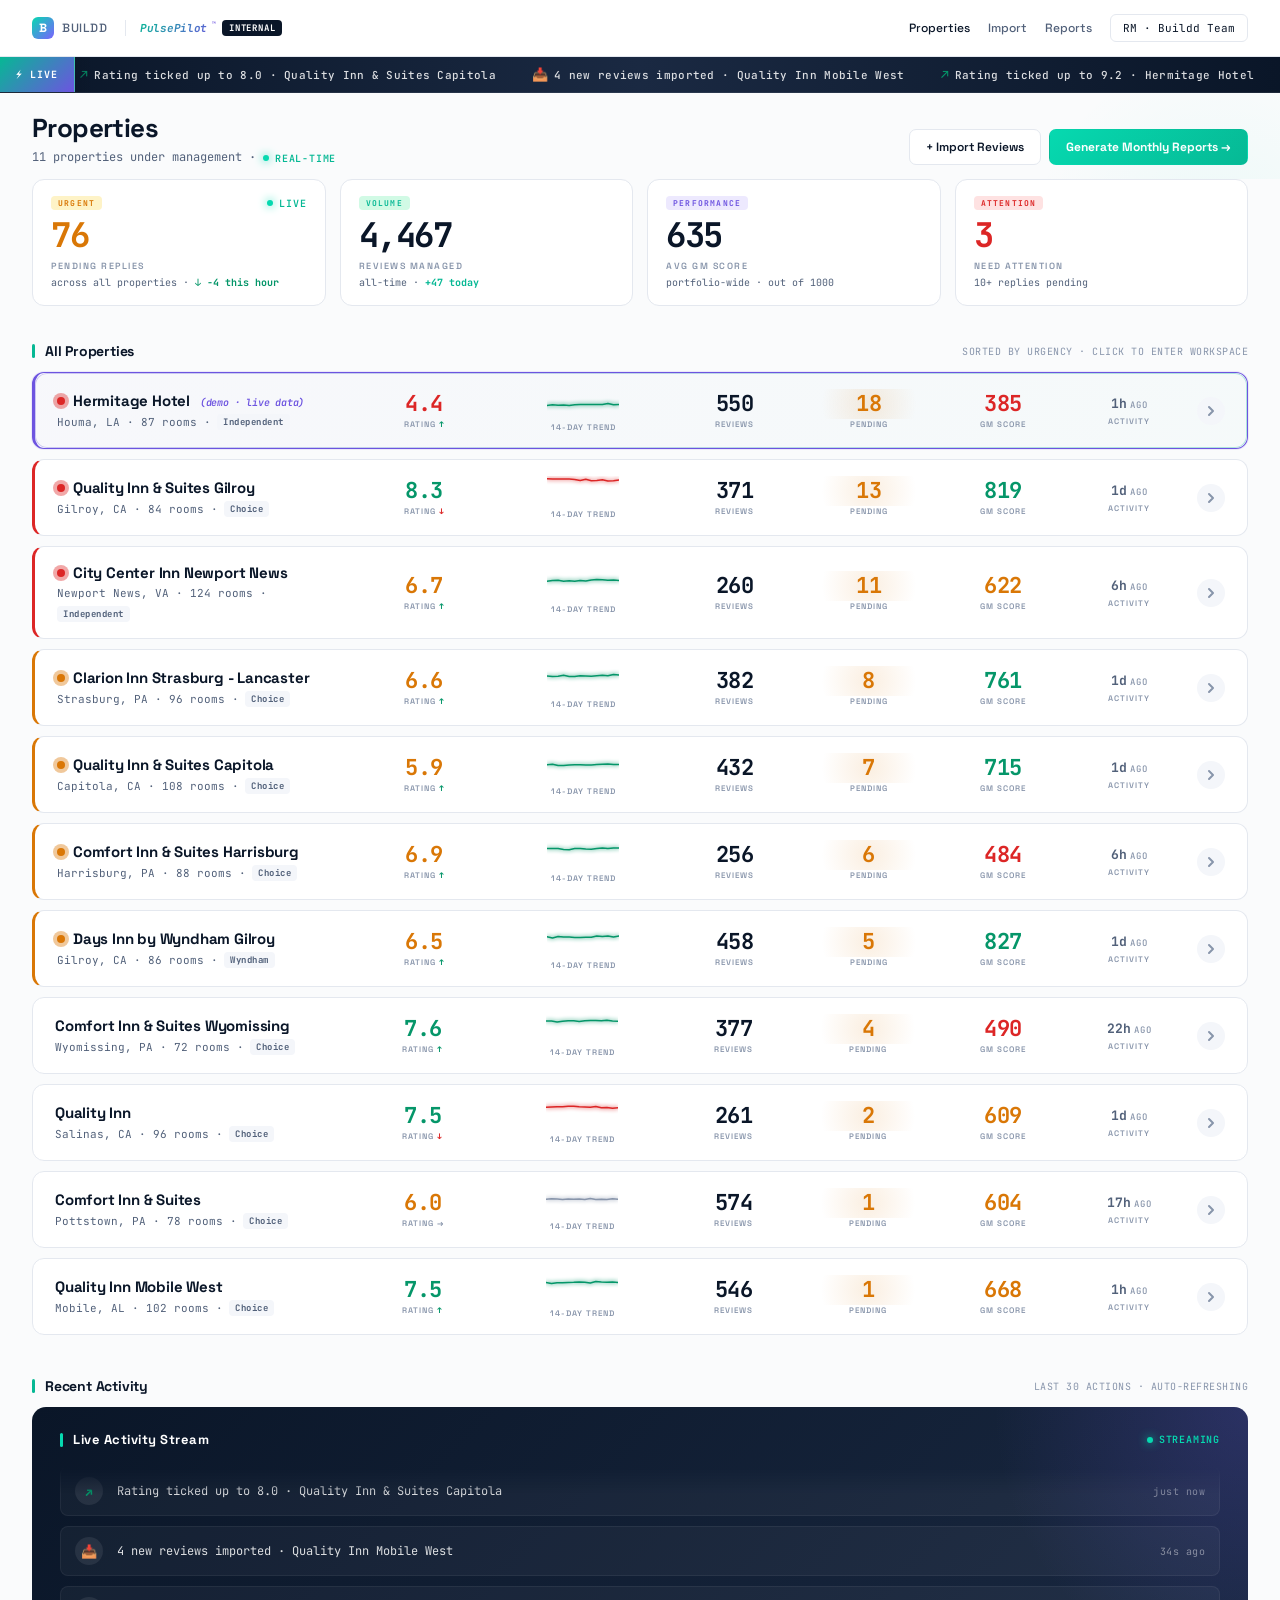
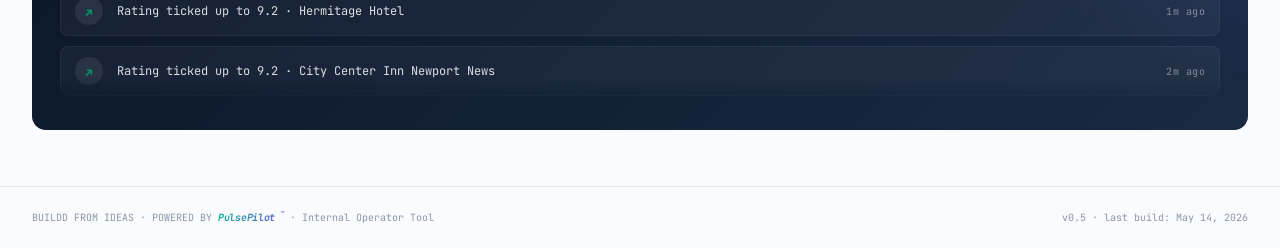
<file: index.html>
<!DOCTYPE html>
<html><head><meta charset="UTF-8"><meta name="viewport" content="width=device-width,initial-scale=1.0">
<title>Properties · PulsePilot</title>
<link href="https://fonts.googleapis.com/css2?family=Space+Grotesk:wght@300;400;500;600;700&family=JetBrains+Mono:wght@400;500;600;700&display=swap" rel="stylesheet">
<link rel="stylesheet" href="assets/shared.css">
<style>
/* ==== LIVE TICKER ==== */
.ticker{
  background:linear-gradient(90deg, #0A1628 0%, #1a2942 50%, #0A1628 100%);
  color:#fff;
  padding:9px 0;
  overflow:hidden;
  position:relative;
  border-bottom:1px solid rgba(255,255,255,0.08);
  font-family:'JetBrains Mono',monospace;
  font-size:11px;
  font-weight:500;
  letter-spacing:0.3px;
}
.ticker::before{
  content:'⚡ LIVE';
  position:absolute;
  left:0;top:0;bottom:0;
  background:linear-gradient(135deg,var(--cyan),var(--violet));
  color:#fff;
  padding:0 16px;
  display:flex;align-items:center;
  font-size:10px;font-weight:700;letter-spacing:1px;
  z-index:10;
  border-right:1px solid rgba(255,255,255,0.2);
}
.ticker::after{
  content:'';
  position:absolute;
  left:60px;top:0;bottom:0;width:30px;
  background:linear-gradient(90deg,#0A1628,transparent);
  z-index:9;
}
.ticker-track{
  display:flex;
  gap:36px;
  white-space:nowrap;
  padding-left:80px;
  animation:scrollTicker 90s linear infinite;
  width:max-content;
}
.ticker-item{
  display:inline-flex;align-items:center;gap:6px;
  color:rgba(255,255,255,0.85);
}
.ticker-icon{font-size:13px;font-weight:700}
@keyframes scrollTicker{
  0%{transform:translateX(0)}
  100%{transform:translateX(-50%)}
}

/* ==== ANIMATED HEADER ==== */
.page-header{position:relative;overflow:hidden}
.page-header::before{
  content:'';
  position:absolute;
  top:-50%;right:-10%;
  width:380px;height:380px;
  background:radial-gradient(circle,rgba(6,217,176,0.06) 0%,transparent 70%);
  animation:floatBlob 14s ease-in-out infinite;
  pointer-events:none;
}
@keyframes floatBlob{
  0%,100%{transform:translate(0,0) scale(1)}
  50%{transform:translate(-30px,20px) scale(1.1)}
}

/* ==== SUMMARY CARDS WITH ANIMATIONS ==== */
.summary-row{padding:0 32px 18px;display:grid;grid-template-columns:repeat(4,1fr);gap:14px;position:relative;z-index:2}
.sum-card{
  background:var(--s1);
  border:1px solid var(--border);
  border-radius:12px;
  padding:16px 18px;
  position:relative;
  overflow:hidden;
  transition:all .25s;
}
.sum-card::before{
  content:'';
  position:absolute;
  top:0;left:-100%;
  width:100%;height:2px;
  background:linear-gradient(90deg,transparent,var(--cyan),transparent);
  animation:shimmer 4s ease-in-out infinite;
}
.sum-card:nth-child(2)::before{animation-delay:1s}
.sum-card:nth-child(3)::before{animation-delay:2s}
.sum-card:nth-child(4)::before{animation-delay:3s}
@keyframes shimmer{
  0%,100%{left:-100%}
  50%{left:100%}
}
.sum-card:hover{
  border-color:var(--text);
  transform:translateY(-2px);
  box-shadow:0 8px 24px rgba(10,22,40,0.08);
}
.sum-card-header{display:flex;justify-content:space-between;align-items:center;margin-bottom:8px}
.sum-card-tag{
  font-size:8px;font-weight:700;letter-spacing:1.2px;text-transform:uppercase;
  padding:2px 7px;border-radius:4px;
  font-family:'JetBrains Mono',monospace;
}
.sum-num{
  font-size:34px;font-weight:700;
  font-family:'JetBrains Mono',monospace;
  color:var(--text);
  line-height:1;
  letter-spacing:-1.5px;
  display:flex;align-items:baseline;gap:3px;
}
.sum-num.warn{color:var(--amber)}
.sum-num.red{color:var(--red)}
.sum-num small{font-size:14px;color:var(--text-faint);font-weight:500}
.sum-lbl{font-size:9px;color:var(--text-faint);letter-spacing:1.5px;text-transform:uppercase;margin-top:8px;font-weight:600}
.sum-sub{font-size:10px;color:var(--text-mute);font-family:'JetBrains Mono',monospace;margin-top:4px}
.sum-trend{
  display:inline-flex;align-items:center;gap:3px;
  font-size:10px;font-weight:700;
  font-family:'JetBrains Mono',monospace;
}
.sum-trend.down{color:var(--green)}
.sum-trend.up{color:var(--red)}

/* ==== PROPERTY LIST ==== */
.prop-list{padding:0 32px 24px;display:flex;flex-direction:column;gap:10px;position:relative;z-index:2}

.prop-row{
  background:var(--s1);
  border:1px solid var(--border);
  border-radius:12px;
  padding:16px 22px;
  display:grid;
  grid-template-columns:1.7fr 0.8fr 0.9fr 0.7fr 0.7fr 0.7fr 0.6fr auto;
  gap:18px;
  align-items:center;
  text-decoration:none;color:inherit;
  transition:all .2s cubic-bezier(0.4, 0, 0.2, 1);
  position:relative;
  overflow:hidden;
  opacity:0;
  animation:slideIn 0.5s ease-out forwards;
}
.prop-row::after{
  content:'';
  position:absolute;
  inset:0;
  background:linear-gradient(90deg,transparent,rgba(6,184,148,0.04),transparent);
  transform:translateX(-100%);
  transition:transform 0.5s;
  pointer-events:none;
}
.prop-row:hover{
  border-color:var(--text);
  transform:translateX(4px);
  box-shadow:0 8px 24px rgba(10,22,40,0.08);
}
.prop-row:hover::after{transform:translateX(100%)}
.prop-row:hover .prop-cta{transform:translateX(4px);color:var(--cyan)}
.prop-row:hover .sparkline polyline{stroke-width:2.5}
.prop-row.urgent{border-left:3px solid var(--red)}
.prop-row.medium{border-left:3px solid var(--amber)}
.prop-row.hermitage-glow{
  border-color:var(--violet);
  background:linear-gradient(135deg,rgba(109,84,224,0.02),rgba(6,184,148,0.02));
  box-shadow:0 0 0 1px rgba(109,84,224,0.1);
}
.prop-row.hermitage-glow::before{
  content:'';
  position:absolute;
  inset:0;
  border-radius:12px;
  padding:1px;
  background:linear-gradient(135deg,rgba(109,84,224,0.3),rgba(6,184,148,0.3));
  -webkit-mask:linear-gradient(#fff 0 0) content-box, linear-gradient(#fff 0 0);
  mask:linear-gradient(#fff 0 0) content-box, linear-gradient(#fff 0 0);
  -webkit-mask-composite:xor;mask-composite:exclude;
  pointer-events:none;
  animation:rotateBorder 8s linear infinite;
}
@keyframes rotateBorder{
  0%{filter:hue-rotate(0deg)}
  100%{filter:hue-rotate(360deg)}
}

@keyframes slideIn{
  from{opacity:0;transform:translateY(8px)}
  to{opacity:1;transform:translateY(0)}
}
.prop-row:nth-child(1){animation-delay:0.05s}
.prop-row:nth-child(2){animation-delay:0.10s}
.prop-row:nth-child(3){animation-delay:0.15s}
.prop-row:nth-child(4){animation-delay:0.20s}
.prop-row:nth-child(5){animation-delay:0.25s}
.prop-row:nth-child(6){animation-delay:0.30s}
.prop-row:nth-child(7){animation-delay:0.35s}
.prop-row:nth-child(8){animation-delay:0.40s}
.prop-row:nth-child(9){animation-delay:0.45s}
.prop-row:nth-child(10){animation-delay:0.50s}
.prop-row:nth-child(11){animation-delay:0.55s}

.prop-main{min-width:0}
.prop-name-row{display:flex;align-items:center;gap:8px;margin-bottom:4px}
.pulse-dot{
  width:8px;height:8px;border-radius:50%;flex-shrink:0;
  position:relative;
}
.pulse-dot.urgent{background:var(--red);animation:pulseDot 1.4s ease-in-out infinite}
.pulse-dot.medium{background:var(--amber);animation:pulseDot 2s ease-in-out infinite}
.pulse-dot::after{
  content:'';
  position:absolute;
  inset:-4px;
  border-radius:50%;
  background:inherit;
  opacity:0.4;
  animation:pulseRing 1.4s ease-out infinite;
}
.pulse-dot.medium::after{animation-duration:2s}
@keyframes pulseDot{
  0%,100%{opacity:1;transform:scale(1)}
  50%{opacity:0.7;transform:scale(0.9)}
}
@keyframes pulseRing{
  0%{transform:scale(1);opacity:0.4}
  100%{transform:scale(2);opacity:0}
}
.prop-name{font-size:15px;font-weight:700;color:var(--text);letter-spacing:-0.2px}
.prop-demo{color:var(--violet);font-size:10px;font-weight:600;font-family:'JetBrains Mono',monospace;font-style:italic;margin-left:4px}
.prop-meta{font-size:11px;color:var(--text-mute);font-family:'JetBrains Mono',monospace;display:flex;align-items:center;gap:6px;flex-wrap:wrap}
.prop-brand-tag{
  font-size:9px;padding:2px 6px;
  background:var(--s2);color:var(--text-mute);
  border-radius:4px;font-weight:700;letter-spacing:0.5px;
}

.prop-stat,.prop-stat-rating{text-align:center}
.prop-stat.pending.zero .ps-num{color:var(--text-faint)}
.prop-stat.pending:not(.zero) .pending-num{
  color:var(--amber);
  position:relative;
}
.prop-stat.pending:not(.zero) .pending-num::before{
  content:'';
  position:absolute;
  inset:-4px -8px;
  border-radius:6px;
  background:radial-gradient(circle,rgba(217,119,6,0.12),transparent 70%);
  animation:glow 2s ease-in-out infinite;
  pointer-events:none;
  z-index:-1;
}
@keyframes glow{
  0%,100%{opacity:0.5}
  50%{opacity:1}
}
.ps-num{
  font-size:22px;font-weight:700;
  font-family:'JetBrains Mono',monospace;
  color:var(--text);line-height:1;
  letter-spacing:-0.5px;
}
.ps-num small{font-size:11px;color:var(--text-faint);font-weight:500}
.ps-num-sm{font-size:13px;font-weight:700;color:var(--text-mute);font-family:'JetBrains Mono',monospace}
.ps-num-sm small{font-size:9px;color:var(--text-faint);font-weight:500;margin-left:3px;text-transform:uppercase;letter-spacing:1px}
.ps-lbl{font-size:8px;color:var(--text-faint);letter-spacing:1px;text-transform:uppercase;margin-top:4px;font-weight:600}

.sparkline polyline{
  transition:all 0.3s;
  stroke-dasharray:200;
  stroke-dashoffset:200;
  animation:drawSpark 1.5s ease-out forwards;
}
@keyframes drawSpark{
  to{stroke-dashoffset:0}
}

.prop-cta{
  font-size:14px;color:var(--text-faint);font-weight:700;
  transition:all .25s;
  display:flex;align-items:center;justify-content:center;
  width:28px;height:28px;border-radius:50%;
  background:var(--s2);
}
.prop-row:hover .prop-cta{background:var(--cyan);color:#fff}

/* ==== ACTIVITY FEED ==== */
.activity-section{padding:0 32px 24px}
.activity-feed{
  background:linear-gradient(135deg, #0A1628 0%, #1a2942 100%);
  border-radius:14px;
  padding:24px 28px;
  color:#fff;
  position:relative;
  overflow:hidden;
}
.activity-feed::before{
  content:'';
  position:absolute;
  top:0;right:0;
  width:300px;height:100%;
  background:radial-gradient(ellipse at top right,rgba(123,97,255,0.2) 0%,transparent 60%);
  pointer-events:none;
}
.act-header{display:flex;justify-content:space-between;align-items:center;margin-bottom:18px;position:relative;z-index:1}
.act-title{font-size:13px;font-weight:700;color:#fff;letter-spacing:0.5px;display:flex;align-items:center;gap:10px}
.act-title::before{content:'';width:3px;height:14px;background:var(--cyan-bright);border-radius:2px}

.act-feed-window{
  height:240px;
  overflow:hidden;
  position:relative;
  mask:linear-gradient(180deg,transparent 0%,#000 12%,#000 88%,transparent 100%);
  -webkit-mask:linear-gradient(180deg,transparent 0%,#000 12%,#000 88%,transparent 100%);
}
.act-list{
  display:flex;flex-direction:column;gap:10px;
  animation:scrollFeed 30s linear infinite;
}
@keyframes scrollFeed{
  0%{transform:translateY(0)}
  100%{transform:translateY(-50%)}
}
.act-item{
  display:flex;align-items:center;gap:14px;
  padding:10px 14px;
  background:rgba(255,255,255,0.04);
  border:1px solid rgba(255,255,255,0.06);
  border-radius:8px;
  font-size:12px;
  flex-shrink:0;
}
.act-icon{
  width:28px;height:28px;border-radius:50%;
  display:flex;align-items:center;justify-content:center;
  font-size:13px;font-weight:700;
  background:rgba(255,255,255,0.08);
  flex-shrink:0;
}
.act-msg{flex:1;color:rgba(255,255,255,0.85);font-family:'JetBrains Mono',monospace}
.act-time{font-size:10px;color:rgba(255,255,255,0.45);font-family:'JetBrains Mono',monospace;letter-spacing:0.5px}

/* ==== FLOATING TOAST (periodic) ==== */
.float-toast{
  position:fixed;bottom:24px;right:24px;
  background:var(--text);color:#fff;
  padding:14px 20px;border-radius:12px;
  font-size:12px;font-weight:600;
  box-shadow:0 12px 32px rgba(10,22,40,0.3);
  display:flex;align-items:center;gap:12px;
  z-index:500;
  opacity:0;
  transform:translateY(20px);
  pointer-events:none;
  transition:all 0.4s cubic-bezier(0.4, 0, 0.2, 1);
  max-width:340px;
}
.float-toast.show{
  opacity:1;
  transform:translateY(0);
}
.float-toast-icon{
  width:30px;height:30px;border-radius:50%;
  background:var(--cyan-bright);
  display:flex;align-items:center;justify-content:center;
  font-size:15px;color:#001a14;
  flex-shrink:0;
}
.float-toast-body{flex:1;min-width:0}
.float-toast-title{font-size:11px;color:var(--cyan-bright);text-transform:uppercase;letter-spacing:1px;font-family:'JetBrains Mono',monospace;margin-bottom:2px}
.float-toast-msg{color:#fff;font-size:12px;line-height:1.4}

@media (max-width:1100px){
  .summary-row{grid-template-columns:repeat(2,1fr)}
  .prop-row{grid-template-columns:1fr;text-align:left}
  .prop-stat,.prop-stat-rating{text-align:left;display:flex;justify-content:space-between;align-items:center;padding:6px 0;border-top:1px solid var(--s3)}
  .ps-lbl{margin-top:0}
  .prop-cta{display:none}
  .sparkline{width:100px}
}
</style>
</head>
<body>

<nav class="nav">
  <a href="properties.html" class="nav-brand"><span class="nav-brand-mark">B</span>BUILDD</a>
  <span class="nav-product"><span class="pp-brand">PulsePilot</span> <span class="nav-internal-tag">INTERNAL</span></span>
  <div class="nav-links">
    <a href="properties.html" class="active">Properties</a>
    <a href="import.html">Import</a>
    <a href="#">Reports</a>
    <span class="nav-user">RM · Buildd Team</span>
  </div>
</nav>

<!-- LIVE TICKER -->
<div class="ticker">
  <div class="ticker-track">
    <span class="ticker-item"><span class="ticker-icon" style="color:var(--green)">↗</span>Rating ticked up to 8.0 · Quality Inn & Suites Capitola</span><span class="ticker-item"><span class="ticker-icon" style="color:var(--violet)">📥</span>4 new reviews imported · Quality Inn Mobile West</span><span class="ticker-item"><span class="ticker-icon" style="color:var(--green)">↗</span>Rating ticked up to 9.2 · Hermitage Hotel</span><span class="ticker-item"><span class="ticker-icon" style="color:var(--green)">↗</span>Rating ticked up to 9.2 · City Center Inn Newport News</span><span class="ticker-item"><span class="ticker-icon" style="color:var(--cyan)">⚡</span>AI draft generated · Quality Inn & Suites Capitola</span><span class="ticker-item"><span class="ticker-icon" style="color:var(--green)">✓</span>Tier 1 batch approved (8) · Quality Inn Mobile West</span><span class="ticker-item"><span class="ticker-icon" style="color:var(--blue)">⏱</span>GM responded in 16 min · Comfort Inn & Suites</span><span class="ticker-item"><span class="ticker-icon" style="color:var(--amber)">⚡</span>Magic-link email sent to GM · Quality Inn Mobile West</span><span class="ticker-item"><span class="ticker-icon" style="color:var(--cyan)">⚡</span>AI draft generated · Quality Inn</span><span class="ticker-item"><span class="ticker-icon" style="color:var(--green)">↗</span>Rating ticked up to 8.5 · Days Inn by Wyndham Gilroy</span><span class="ticker-item"><span class="ticker-icon" style="color:var(--violet)">📥</span>4 new reviews imported · Clarion Inn Strasburg - Lancaster</span><span class="ticker-item"><span class="ticker-icon" style="color:var(--green)">✓</span>Tier 1 batch approved (2) · Hermitage Hotel</span><span class="ticker-item"><span class="ticker-icon" style="color:var(--amber)">⚡</span>Magic-link email sent to GM · Quality Inn Mobile West</span><span class="ticker-item"><span class="ticker-icon" style="color:var(--blue)">⏱</span>GM responded in 16 min · Clarion Inn Strasburg - Lancaster</span><span class="ticker-item"><span class="ticker-icon" style="color:var(--violet)">📥</span>11 new reviews imported · Comfort Inn & Suites Wyomissing</span><span class="ticker-item"><span class="ticker-icon" style="color:var(--green)">✓</span>Reply posted to Agoda · Comfort Inn & Suites Harrisburg</span><span class="ticker-item"><span class="ticker-icon" style="color:var(--violet)">📥</span>3 new reviews imported · City Center Inn Newport News</span><span class="ticker-item"><span class="ticker-icon" style="color:var(--red)">⚑</span>Tier 3 flagged for GM · Days Inn by Wyndham Gilroy</span><span class="ticker-item"><span class="ticker-icon" style="color:var(--amber)">⚡</span>Magic-link email sent to GM · Comfort Inn & Suites Harrisburg</span><span class="ticker-item"><span class="ticker-icon" style="color:var(--red)">⚑</span>Tier 3 flagged for GM · Days Inn by Wyndham Gilroy</span><span class="ticker-item"><span class="ticker-icon" style="color:var(--amber)">⚡</span>Magic-link email sent to GM · Quality Inn</span><span class="ticker-item"><span class="ticker-icon" style="color:var(--cyan)">⚡</span>AI draft generated · Comfort Inn & Suites Wyomissing</span><span class="ticker-item"><span class="ticker-icon" style="color:var(--violet)">📥</span>6 new reviews imported · Quality Inn Mobile West</span><span class="ticker-item"><span class="ticker-icon" style="color:var(--cyan)">⚡</span>AI draft generated · City Center Inn Newport News</span><span class="ticker-item"><span class="ticker-icon" style="color:var(--green)">↗</span>Rating ticked up to 8.2 · Days Inn by Wyndham Gilroy</span><span class="ticker-item"><span class="ticker-icon" style="color:var(--green)">↗</span>Rating ticked up to 8.2 · Days Inn by Wyndham Gilroy</span><span class="ticker-item"><span class="ticker-icon" style="color:var(--blue)">⏱</span>GM responded in 10 min · Days Inn by Wyndham Gilroy</span><span class="ticker-item"><span class="ticker-icon" style="color:var(--green)">✓</span>Reply posted to Expedia · Quality Inn Mobile West</span><span class="ticker-item"><span class="ticker-icon" style="color:var(--green)">✓</span>Tier 1 batch approved (6) · Comfort Inn & Suites Harrisburg</span><span class="ticker-item"><span class="ticker-icon" style="color:var(--cyan)">⚡</span>AI draft generated · Hermitage Hotel</span><span class="ticker-item"><span class="ticker-icon" style="color:var(--green)">↗</span>Rating ticked up to 8.0 · Quality Inn & Suites Capitola</span><span class="ticker-item"><span class="ticker-icon" style="color:var(--violet)">📥</span>4 new reviews imported · Quality Inn Mobile West</span><span class="ticker-item"><span class="ticker-icon" style="color:var(--green)">↗</span>Rating ticked up to 9.2 · Hermitage Hotel</span><span class="ticker-item"><span class="ticker-icon" style="color:var(--green)">↗</span>Rating ticked up to 9.2 · City Center Inn Newport News</span><span class="ticker-item"><span class="ticker-icon" style="color:var(--cyan)">⚡</span>AI draft generated · Quality Inn & Suites Capitola</span><span class="ticker-item"><span class="ticker-icon" style="color:var(--green)">✓</span>Tier 1 batch approved (8) · Quality Inn Mobile West</span><span class="ticker-item"><span class="ticker-icon" style="color:var(--blue)">⏱</span>GM responded in 16 min · Comfort Inn & Suites</span><span class="ticker-item"><span class="ticker-icon" style="color:var(--amber)">⚡</span>Magic-link email sent to GM · Quality Inn Mobile West</span><span class="ticker-item"><span class="ticker-icon" style="color:var(--cyan)">⚡</span>AI draft generated · Quality Inn</span><span class="ticker-item"><span class="ticker-icon" style="color:var(--green)">↗</span>Rating ticked up to 8.5 · Days Inn by Wyndham Gilroy</span><span class="ticker-item"><span class="ticker-icon" style="color:var(--violet)">📥</span>4 new reviews imported · Clarion Inn Strasburg - Lancaster</span><span class="ticker-item"><span class="ticker-icon" style="color:var(--green)">✓</span>Tier 1 batch approved (2) · Hermitage Hotel</span><span class="ticker-item"><span class="ticker-icon" style="color:var(--amber)">⚡</span>Magic-link email sent to GM · Quality Inn Mobile West</span><span class="ticker-item"><span class="ticker-icon" style="color:var(--blue)">⏱</span>GM responded in 16 min · Clarion Inn Strasburg - Lancaster</span><span class="ticker-item"><span class="ticker-icon" style="color:var(--violet)">📥</span>11 new reviews imported · Comfort Inn & Suites Wyomissing</span><span class="ticker-item"><span class="ticker-icon" style="color:var(--green)">✓</span>Reply posted to Agoda · Comfort Inn & Suites Harrisburg</span><span class="ticker-item"><span class="ticker-icon" style="color:var(--violet)">📥</span>3 new reviews imported · City Center Inn Newport News</span><span class="ticker-item"><span class="ticker-icon" style="color:var(--red)">⚑</span>Tier 3 flagged for GM · Days Inn by Wyndham Gilroy</span><span class="ticker-item"><span class="ticker-icon" style="color:var(--amber)">⚡</span>Magic-link email sent to GM · Comfort Inn & Suites Harrisburg</span><span class="ticker-item"><span class="ticker-icon" style="color:var(--red)">⚑</span>Tier 3 flagged for GM · Days Inn by Wyndham Gilroy</span><span class="ticker-item"><span class="ticker-icon" style="color:var(--amber)">⚡</span>Magic-link email sent to GM · Quality Inn</span><span class="ticker-item"><span class="ticker-icon" style="color:var(--cyan)">⚡</span>AI draft generated · Comfort Inn & Suites Wyomissing</span><span class="ticker-item"><span class="ticker-icon" style="color:var(--violet)">📥</span>6 new reviews imported · Quality Inn Mobile West</span><span class="ticker-item"><span class="ticker-icon" style="color:var(--cyan)">⚡</span>AI draft generated · City Center Inn Newport News</span><span class="ticker-item"><span class="ticker-icon" style="color:var(--green)">↗</span>Rating ticked up to 8.2 · Days Inn by Wyndham Gilroy</span><span class="ticker-item"><span class="ticker-icon" style="color:var(--green)">↗</span>Rating ticked up to 8.2 · Days Inn by Wyndham Gilroy</span><span class="ticker-item"><span class="ticker-icon" style="color:var(--blue)">⏱</span>GM responded in 10 min · Days Inn by Wyndham Gilroy</span><span class="ticker-item"><span class="ticker-icon" style="color:var(--green)">✓</span>Reply posted to Expedia · Quality Inn Mobile West</span><span class="ticker-item"><span class="ticker-icon" style="color:var(--green)">✓</span>Tier 1 batch approved (6) · Comfort Inn & Suites Harrisburg</span><span class="ticker-item"><span class="ticker-icon" style="color:var(--cyan)">⚡</span>AI draft generated · Hermitage Hotel</span>
  </div>
</div>

<div class="page-header">
  <div>
    <div class="page-title">Properties</div>
    <div class="page-subtitle">11 properties under management · <span class="live-pulse">REAL-TIME</span></div>
  </div>
  <div class="page-actions">
    <a href="import.html" class="btn">+ Import Reviews</a>
    <a href="#" class="btn btn-primary">Generate Monthly Reports →</a>
  </div>
</div>

<div class="summary-row">
  <div class="sum-card">
    <div class="sum-card-header">
      <span class="sum-card-tag tag-amber">URGENT</span>
      <span class="live-pulse">LIVE</span>
    </div>
    <div class="sum-num warn"><span data-count="76">0</span></div>
    <div class="sum-lbl">Pending Replies</div>
    <div class="sum-sub">across all properties · <span class="sum-trend down">↓ -4 this hour</span></div>
  </div>
  <div class="sum-card">
    <div class="sum-card-header">
      <span class="sum-card-tag tag-cyan">VOLUME</span>
    </div>
    <div class="sum-num"><span data-count="4467">0</span></div>
    <div class="sum-lbl">Reviews Managed</div>
    <div class="sum-sub">all-time · <span class="sum-trend up" style="color:var(--cyan)">+47 today</span></div>
  </div>
  <div class="sum-card">
    <div class="sum-card-header">
      <span class="sum-card-tag tag-violet">PERFORMANCE</span>
    </div>
    <div class="sum-num"><span data-count="635">0</span></div>
    <div class="sum-lbl">Avg GM Score</div>
    <div class="sum-sub">portfolio-wide · out of 1000</div>
  </div>
  <div class="sum-card">
    <div class="sum-card-header">
      <span class="sum-card-tag tag-red">ATTENTION</span>
    </div>
    <div class="sum-num red"><span data-count="3">0</span></div>
    <div class="sum-lbl">Need Attention</div>
    <div class="sum-sub">10+ replies pending</div>
  </div>
</div>

<div class="section-hdr">
  <div class="section-title">All Properties</div>
  <div class="section-meta">SORTED BY URGENCY · CLICK TO ENTER WORKSPACE</div>
</div>

<div class="prop-list">
    <a href="property.html?id=99" class="prop-row urgent hermitage-glow" data-pending="18" data-id="99">
      <div class="prop-main">
        <div class="prop-name-row">
          <span class="pulse-dot urgent"></span>
          <div class="prop-name">Hermitage Hotel<span class="prop-demo"> (demo · live data)</span></div>
        </div>
        <div class="prop-meta">Houma, LA · 87 rooms · <span class="prop-brand-tag">Independent</span></div>
      </div>
      <div class="prop-stat-rating">
        <div class="ps-num" style="color:#DC2626" data-count="4.38" data-decimals="1">4.38<small>/10</small></div>
        <div class="ps-lbl">Rating <span style="color:var(--green);font-weight:700">↑</span></div>
      </div>
      <div class="prop-stat">
        <svg class="sparkline" width="72" height="24" viewBox="0 0 72 24">
          <polyline points="0.0,16.4 5.5,15.8 11.1,16.2 16.6,16.1 22.2,16.4 27.7,15.7 33.2,15.4 38.8,15.4 44.3,15.5 49.8,15.6 55.4,15.6 60.9,14.4 66.5,15.8 72.0,15.5" fill="none" stroke="var(--green)" stroke-width="1.5" stroke-linecap="round" stroke-linejoin="round" style="filter:drop-shadow(0 0 2px var(--green))" />
        </svg>
        <div class="ps-lbl">14-day trend</div>
      </div>
      <div class="prop-stat">
        <div class="ps-num" data-count="550">550</div>
        <div class="ps-lbl">Reviews</div>
      </div>
      <div class="prop-stat pending ">
        <div class="ps-num pending-num" data-count="18">18</div>
        <div class="ps-lbl">Pending</div>
      </div>
      <div class="prop-stat">
        <div class="ps-num" style="color:#DC2626" data-count="385">385</div>
        <div class="ps-lbl">GM Score</div>
      </div>
      <div class="prop-stat last-act">
        <div class="ps-num-sm">1h<small>ago</small></div>
        <div class="ps-lbl">Activity</div>
      </div>
      <div class="prop-cta">
        <svg width="14" height="14" viewBox="0 0 14 14" fill="none"><path d="M5 3L9 7L5 11" stroke="currentColor" stroke-width="2" stroke-linecap="round" stroke-linejoin="round"/></svg>
      </div>
    </a>
    <a href="property.html?id=11" class="prop-row urgent " data-pending="13" data-id="11">
      <div class="prop-main">
        <div class="prop-name-row">
          <span class="pulse-dot urgent"></span>
          <div class="prop-name">Quality Inn & Suites Gilroy<span class="prop-demo"></span></div>
        </div>
        <div class="prop-meta">Gilroy, CA · 84 rooms · <span class="prop-brand-tag">Choice</span></div>
      </div>
      <div class="prop-stat-rating">
        <div class="ps-num" style="color:#059669" data-count="8.31" data-decimals="1">8.31<small>/10</small></div>
        <div class="ps-lbl">Rating <span style="color:var(--red);font-weight:700">↓</span></div>
      </div>
      <div class="prop-stat">
        <svg class="sparkline" width="72" height="24" viewBox="0 0 72 24">
          <polyline points="0.0,2.8 5.5,3.1 11.1,3.0 16.6,3.0 22.2,3.1 27.7,3.5 33.2,4.6 38.8,3.3 44.3,4.8 49.8,4.5 55.4,3.7 60.9,5.0 66.5,4.8 72.0,3.9" fill="none" stroke="var(--red)" stroke-width="1.5" stroke-linecap="round" stroke-linejoin="round" style="filter:drop-shadow(0 0 2px var(--red))" />
        </svg>
        <div class="ps-lbl">14-day trend</div>
      </div>
      <div class="prop-stat">
        <div class="ps-num" data-count="371">371</div>
        <div class="ps-lbl">Reviews</div>
      </div>
      <div class="prop-stat pending ">
        <div class="ps-num pending-num" data-count="13">13</div>
        <div class="ps-lbl">Pending</div>
      </div>
      <div class="prop-stat">
        <div class="ps-num" style="color:#059669" data-count="819">819</div>
        <div class="ps-lbl">GM Score</div>
      </div>
      <div class="prop-stat last-act">
        <div class="ps-num-sm">1d<small>ago</small></div>
        <div class="ps-lbl">Activity</div>
      </div>
      <div class="prop-cta">
        <svg width="14" height="14" viewBox="0 0 14 14" fill="none"><path d="M5 3L9 7L5 11" stroke="currentColor" stroke-width="2" stroke-linecap="round" stroke-linejoin="round"/></svg>
      </div>
    </a>
    <a href="property.html?id=4" class="prop-row urgent " data-pending="11" data-id="4">
      <div class="prop-main">
        <div class="prop-name-row">
          <span class="pulse-dot urgent"></span>
          <div class="prop-name">City Center Inn Newport News<span class="prop-demo"></span></div>
        </div>
        <div class="prop-meta">Newport News, VA · 124 rooms · <span class="prop-brand-tag">Independent</span></div>
      </div>
      <div class="prop-stat-rating">
        <div class="ps-num" style="color:#D97706" data-count="6.68" data-decimals="1">6.68<small>/10</small></div>
        <div class="ps-lbl">Rating <span style="color:var(--green);font-weight:700">↑</span></div>
      </div>
      <div class="prop-stat">
        <svg class="sparkline" width="72" height="24" viewBox="0 0 72 24">
          <polyline points="0.0,10.3 5.5,9.4 11.1,9.3 16.6,10.2 22.2,9.8 27.7,10.2 33.2,9.4 38.8,10.1 44.3,9.1 49.8,8.5 55.4,8.7 60.9,9.3 66.5,9.1 72.0,9.4" fill="none" stroke="var(--green)" stroke-width="1.5" stroke-linecap="round" stroke-linejoin="round" style="filter:drop-shadow(0 0 2px var(--green))" />
        </svg>
        <div class="ps-lbl">14-day trend</div>
      </div>
      <div class="prop-stat">
        <div class="ps-num" data-count="260">260</div>
        <div class="ps-lbl">Reviews</div>
      </div>
      <div class="prop-stat pending ">
        <div class="ps-num pending-num" data-count="11">11</div>
        <div class="ps-lbl">Pending</div>
      </div>
      <div class="prop-stat">
        <div class="ps-num" style="color:#D97706" data-count="622">622</div>
        <div class="ps-lbl">GM Score</div>
      </div>
      <div class="prop-stat last-act">
        <div class="ps-num-sm">6h<small>ago</small></div>
        <div class="ps-lbl">Activity</div>
      </div>
      <div class="prop-cta">
        <svg width="14" height="14" viewBox="0 0 14 14" fill="none"><path d="M5 3L9 7L5 11" stroke="currentColor" stroke-width="2" stroke-linecap="round" stroke-linejoin="round"/></svg>
      </div>
    </a>
    <a href="property.html?id=12" class="prop-row medium " data-pending="8" data-id="12">
      <div class="prop-main">
        <div class="prop-name-row">
          <span class="pulse-dot medium"></span>
          <div class="prop-name">Clarion Inn Strasburg - Lancaster<span class="prop-demo"></span></div>
        </div>
        <div class="prop-meta">Strasburg, PA · 96 rooms · <span class="prop-brand-tag">Choice</span></div>
      </div>
      <div class="prop-stat-rating">
        <div class="ps-num" style="color:#D97706" data-count="6.58" data-decimals="1">6.58<small>/10</small></div>
        <div class="ps-lbl">Rating <span style="color:var(--green);font-weight:700">↑</span></div>
      </div>
      <div class="prop-stat">
        <svg class="sparkline" width="72" height="24" viewBox="0 0 72 24">
          <polyline points="0.0,10.1 5.5,10.5 11.1,10.2 16.6,9.3 22.2,10.4 27.7,10.6 33.2,9.7 38.8,10.0 44.3,10.2 49.8,9.7 55.4,9.2 60.9,9.8 66.5,8.5 72.0,8.9" fill="none" stroke="var(--green)" stroke-width="1.5" stroke-linecap="round" stroke-linejoin="round" style="filter:drop-shadow(0 0 2px var(--green))" />
        </svg>
        <div class="ps-lbl">14-day trend</div>
      </div>
      <div class="prop-stat">
        <div class="ps-num" data-count="382">382</div>
        <div class="ps-lbl">Reviews</div>
      </div>
      <div class="prop-stat pending ">
        <div class="ps-num pending-num" data-count="8">8</div>
        <div class="ps-lbl">Pending</div>
      </div>
      <div class="prop-stat">
        <div class="ps-num" style="color:#059669" data-count="761">761</div>
        <div class="ps-lbl">GM Score</div>
      </div>
      <div class="prop-stat last-act">
        <div class="ps-num-sm">1d<small>ago</small></div>
        <div class="ps-lbl">Activity</div>
      </div>
      <div class="prop-cta">
        <svg width="14" height="14" viewBox="0 0 14 14" fill="none"><path d="M5 3L9 7L5 11" stroke="currentColor" stroke-width="2" stroke-linecap="round" stroke-linejoin="round"/></svg>
      </div>
    </a>
    <a href="property.html?id=10" class="prop-row medium " data-pending="7" data-id="10">
      <div class="prop-main">
        <div class="prop-name-row">
          <span class="pulse-dot medium"></span>
          <div class="prop-name">Quality Inn & Suites Capitola<span class="prop-demo"></span></div>
        </div>
        <div class="prop-meta">Capitola, CA · 108 rooms · <span class="prop-brand-tag">Choice</span></div>
      </div>
      <div class="prop-stat-rating">
        <div class="ps-num" style="color:#D97706" data-count="5.89" data-decimals="1">5.89<small>/10</small></div>
        <div class="ps-lbl">Rating <span style="color:var(--green);font-weight:700">↑</span></div>
      </div>
      <div class="prop-stat">
        <svg class="sparkline" width="72" height="24" viewBox="0 0 72 24">
          <polyline points="0.0,11.7 5.5,11.3 11.1,12.6 16.6,12.4 22.2,11.9 27.7,11.8 33.2,11.7 38.8,12.0 44.3,11.9 49.8,11.6 55.4,11.2 60.9,11.1 66.5,11.4 72.0,11.4" fill="none" stroke="var(--green)" stroke-width="1.5" stroke-linecap="round" stroke-linejoin="round" style="filter:drop-shadow(0 0 2px var(--green))" />
        </svg>
        <div class="ps-lbl">14-day trend</div>
      </div>
      <div class="prop-stat">
        <div class="ps-num" data-count="432">432</div>
        <div class="ps-lbl">Reviews</div>
      </div>
      <div class="prop-stat pending ">
        <div class="ps-num pending-num" data-count="7">7</div>
        <div class="ps-lbl">Pending</div>
      </div>
      <div class="prop-stat">
        <div class="ps-num" style="color:#059669" data-count="715">715</div>
        <div class="ps-lbl">GM Score</div>
      </div>
      <div class="prop-stat last-act">
        <div class="ps-num-sm">1d<small>ago</small></div>
        <div class="ps-lbl">Activity</div>
      </div>
      <div class="prop-cta">
        <svg width="14" height="14" viewBox="0 0 14 14" fill="none"><path d="M5 3L9 7L5 11" stroke="currentColor" stroke-width="2" stroke-linecap="round" stroke-linejoin="round"/></svg>
      </div>
    </a>
    <a href="property.html?id=8" class="prop-row medium " data-pending="6" data-id="8">
      <div class="prop-main">
        <div class="prop-name-row">
          <span class="pulse-dot medium"></span>
          <div class="prop-name">Comfort Inn & Suites Harrisburg<span class="prop-demo"></span></div>
        </div>
        <div class="prop-meta">Harrisburg, PA · 88 rooms · <span class="prop-brand-tag">Choice</span></div>
      </div>
      <div class="prop-stat-rating">
        <div class="ps-num" style="color:#D97706" data-count="6.87" data-decimals="1">6.87<small>/10</small></div>
        <div class="ps-lbl">Rating <span style="color:var(--green);font-weight:700">↑</span></div>
      </div>
      <div class="prop-stat">
        <svg class="sparkline" width="72" height="24" viewBox="0 0 72 24">
          <polyline points="0.0,8.6 5.5,8.6 11.1,8.5 16.6,9.4 22.2,9.7 27.7,8.5 33.2,8.5 38.8,9.0 44.3,9.3 49.8,8.6 55.4,7.9 60.9,8.6 66.5,8.0 72.0,8.0" fill="none" stroke="var(--green)" stroke-width="1.5" stroke-linecap="round" stroke-linejoin="round" style="filter:drop-shadow(0 0 2px var(--green))" />
        </svg>
        <div class="ps-lbl">14-day trend</div>
      </div>
      <div class="prop-stat">
        <div class="ps-num" data-count="256">256</div>
        <div class="ps-lbl">Reviews</div>
      </div>
      <div class="prop-stat pending ">
        <div class="ps-num pending-num" data-count="6">6</div>
        <div class="ps-lbl">Pending</div>
      </div>
      <div class="prop-stat">
        <div class="ps-num" style="color:#DC2626" data-count="484">484</div>
        <div class="ps-lbl">GM Score</div>
      </div>
      <div class="prop-stat last-act">
        <div class="ps-num-sm">6h<small>ago</small></div>
        <div class="ps-lbl">Activity</div>
      </div>
      <div class="prop-cta">
        <svg width="14" height="14" viewBox="0 0 14 14" fill="none"><path d="M5 3L9 7L5 11" stroke="currentColor" stroke-width="2" stroke-linecap="round" stroke-linejoin="round"/></svg>
      </div>
    </a>
    <a href="property.html?id=5" class="prop-row medium " data-pending="5" data-id="5">
      <div class="prop-main">
        <div class="prop-name-row">
          <span class="pulse-dot medium"></span>
          <div class="prop-name">Days Inn by Wyndham Gilroy<span class="prop-demo"></span></div>
        </div>
        <div class="prop-meta">Gilroy, CA · 86 rooms · <span class="prop-brand-tag">Wyndham</span></div>
      </div>
      <div class="prop-stat-rating">
        <div class="ps-num" style="color:#D97706" data-count="6.54" data-decimals="1">6.54<small>/10</small></div>
        <div class="ps-lbl">Rating <span style="color:var(--green);font-weight:700">↑</span></div>
      </div>
      <div class="prop-stat">
        <svg class="sparkline" width="72" height="24" viewBox="0 0 72 24">
          <polyline points="0.0,9.8 5.5,11.0 11.1,9.5 16.6,10.1 22.2,10.0 27.7,10.5 33.2,10.6 38.8,10.3 44.3,10.3 49.8,8.9 55.4,9.4 60.9,9.1 66.5,10.1 72.0,8.9" fill="none" stroke="var(--green)" stroke-width="1.5" stroke-linecap="round" stroke-linejoin="round" style="filter:drop-shadow(0 0 2px var(--green))" />
        </svg>
        <div class="ps-lbl">14-day trend</div>
      </div>
      <div class="prop-stat">
        <div class="ps-num" data-count="458">458</div>
        <div class="ps-lbl">Reviews</div>
      </div>
      <div class="prop-stat pending ">
        <div class="ps-num pending-num" data-count="5">5</div>
        <div class="ps-lbl">Pending</div>
      </div>
      <div class="prop-stat">
        <div class="ps-num" style="color:#059669" data-count="827">827</div>
        <div class="ps-lbl">GM Score</div>
      </div>
      <div class="prop-stat last-act">
        <div class="ps-num-sm">1d<small>ago</small></div>
        <div class="ps-lbl">Activity</div>
      </div>
      <div class="prop-cta">
        <svg width="14" height="14" viewBox="0 0 14 14" fill="none"><path d="M5 3L9 7L5 11" stroke="currentColor" stroke-width="2" stroke-linecap="round" stroke-linejoin="round"/></svg>
      </div>
    </a>
    <a href="property.html?id=9" class="prop-row  " data-pending="4" data-id="9">
      <div class="prop-main">
        <div class="prop-name-row">
          
          <div class="prop-name">Comfort Inn & Suites Wyomissing<span class="prop-demo"></span></div>
        </div>
        <div class="prop-meta">Wyomissing, PA · 72 rooms · <span class="prop-brand-tag">Choice</span></div>
      </div>
      <div class="prop-stat-rating">
        <div class="ps-num" style="color:#059669" data-count="7.58" data-decimals="1">7.58<small>/10</small></div>
        <div class="ps-lbl">Rating <span style="color:var(--green);font-weight:700">↑</span></div>
      </div>
      <div class="prop-stat">
        <svg class="sparkline" width="72" height="24" viewBox="0 0 72 24">
          <polyline points="0.0,6.9 5.5,7.1 11.1,8.1 16.6,7.2 22.2,6.7 27.7,6.8 33.2,7.4 38.8,6.8 44.3,6.6 49.8,6.4 55.4,6.8 60.9,6.2 66.5,7.0 72.0,7.3" fill="none" stroke="var(--green)" stroke-width="1.5" stroke-linecap="round" stroke-linejoin="round" style="filter:drop-shadow(0 0 2px var(--green))" />
        </svg>
        <div class="ps-lbl">14-day trend</div>
      </div>
      <div class="prop-stat">
        <div class="ps-num" data-count="377">377</div>
        <div class="ps-lbl">Reviews</div>
      </div>
      <div class="prop-stat pending ">
        <div class="ps-num pending-num" data-count="4">4</div>
        <div class="ps-lbl">Pending</div>
      </div>
      <div class="prop-stat">
        <div class="ps-num" style="color:#DC2626" data-count="490">490</div>
        <div class="ps-lbl">GM Score</div>
      </div>
      <div class="prop-stat last-act">
        <div class="ps-num-sm">22h<small>ago</small></div>
        <div class="ps-lbl">Activity</div>
      </div>
      <div class="prop-cta">
        <svg width="14" height="14" viewBox="0 0 14 14" fill="none"><path d="M5 3L9 7L5 11" stroke="currentColor" stroke-width="2" stroke-linecap="round" stroke-linejoin="round"/></svg>
      </div>
    </a>
    <a href="property.html?id=3" class="prop-row  " data-pending="2" data-id="3">
      <div class="prop-main">
        <div class="prop-name-row">
          
          <div class="prop-name">Quality Inn<span class="prop-demo"></span></div>
        </div>
        <div class="prop-meta">Salinas, CA · 96 rooms · <span class="prop-brand-tag">Choice</span></div>
      </div>
      <div class="prop-stat-rating">
        <div class="ps-num" style="color:#059669" data-count="7.52" data-decimals="1">7.52<small>/10</small></div>
        <div class="ps-lbl">Rating <span style="color:var(--red);font-weight:700">↓</span></div>
      </div>
      <div class="prop-stat">
        <svg class="sparkline" width="72" height="24" viewBox="0 0 72 24">
          <polyline points="0.0,6.2 5.5,5.9 11.1,5.7 16.6,5.7 22.2,5.2 27.7,5.3 33.2,5.8 38.8,5.9 44.3,6.2 49.8,5.5 55.4,6.8 60.9,6.4 66.5,7.3 72.0,6.8" fill="none" stroke="var(--red)" stroke-width="1.5" stroke-linecap="round" stroke-linejoin="round" style="filter:drop-shadow(0 0 2px var(--red))" />
        </svg>
        <div class="ps-lbl">14-day trend</div>
      </div>
      <div class="prop-stat">
        <div class="ps-num" data-count="261">261</div>
        <div class="ps-lbl">Reviews</div>
      </div>
      <div class="prop-stat pending ">
        <div class="ps-num pending-num" data-count="2">2</div>
        <div class="ps-lbl">Pending</div>
      </div>
      <div class="prop-stat">
        <div class="ps-num" style="color:#D97706" data-count="609">609</div>
        <div class="ps-lbl">GM Score</div>
      </div>
      <div class="prop-stat last-act">
        <div class="ps-num-sm">1d<small>ago</small></div>
        <div class="ps-lbl">Activity</div>
      </div>
      <div class="prop-cta">
        <svg width="14" height="14" viewBox="0 0 14 14" fill="none"><path d="M5 3L9 7L5 11" stroke="currentColor" stroke-width="2" stroke-linecap="round" stroke-linejoin="round"/></svg>
      </div>
    </a>
    <a href="property.html?id=2" class="prop-row  " data-pending="1" data-id="2">
      <div class="prop-main">
        <div class="prop-name-row">
          
          <div class="prop-name">Comfort Inn & Suites<span class="prop-demo"></span></div>
        </div>
        <div class="prop-meta">Pottstown, PA · 78 rooms · <span class="prop-brand-tag">Choice</span></div>
      </div>
      <div class="prop-stat-rating">
        <div class="ps-num" style="color:#D97706" data-count="5.96" data-decimals="1">5.96<small>/10</small></div>
        <div class="ps-lbl">Rating <span style="color:var(--text-faint);font-weight:700">→</span></div>
      </div>
      <div class="prop-stat">
        <svg class="sparkline" width="72" height="24" viewBox="0 0 72 24">
          <polyline points="0.0,11.3 5.5,10.8 11.1,11.0 16.6,11.4 22.2,11.0 27.7,11.2 33.2,11.1 38.8,11.4 44.3,10.4 49.8,11.4 55.4,11.3 60.9,11.4 66.5,10.7 72.0,11.3" fill="none" stroke="var(--text-faint)" stroke-width="1.5" stroke-linecap="round" stroke-linejoin="round" style="filter:drop-shadow(0 0 2px var(--text-faint))" />
        </svg>
        <div class="ps-lbl">14-day trend</div>
      </div>
      <div class="prop-stat">
        <div class="ps-num" data-count="574">574</div>
        <div class="ps-lbl">Reviews</div>
      </div>
      <div class="prop-stat pending ">
        <div class="ps-num pending-num" data-count="1">1</div>
        <div class="ps-lbl">Pending</div>
      </div>
      <div class="prop-stat">
        <div class="ps-num" style="color:#D97706" data-count="604">604</div>
        <div class="ps-lbl">GM Score</div>
      </div>
      <div class="prop-stat last-act">
        <div class="ps-num-sm">17h<small>ago</small></div>
        <div class="ps-lbl">Activity</div>
      </div>
      <div class="prop-cta">
        <svg width="14" height="14" viewBox="0 0 14 14" fill="none"><path d="M5 3L9 7L5 11" stroke="currentColor" stroke-width="2" stroke-linecap="round" stroke-linejoin="round"/></svg>
      </div>
    </a>
    <a href="property.html?id=6" class="prop-row  " data-pending="1" data-id="6">
      <div class="prop-main">
        <div class="prop-name-row">
          
          <div class="prop-name">Quality Inn Mobile West<span class="prop-demo"></span></div>
        </div>
        <div class="prop-meta">Mobile, AL · 102 rooms · <span class="prop-brand-tag">Choice</span></div>
      </div>
      <div class="prop-stat-rating">
        <div class="ps-num" style="color:#059669" data-count="7.46" data-decimals="1">7.46<small>/10</small></div>
        <div class="ps-lbl">Rating <span style="color:var(--green);font-weight:700">↑</span></div>
      </div>
      <div class="prop-stat">
        <svg class="sparkline" width="72" height="24" viewBox="0 0 72 24">
          <polyline points="0.0,7.5 5.5,8.5 11.1,7.7 16.6,7.8 22.2,7.4 27.7,7.3 33.2,6.9 38.8,7.3 44.3,7.9 49.8,6.5 55.4,7.0 60.9,7.3 66.5,7.1 72.0,7.4" fill="none" stroke="var(--green)" stroke-width="1.5" stroke-linecap="round" stroke-linejoin="round" style="filter:drop-shadow(0 0 2px var(--green))" />
        </svg>
        <div class="ps-lbl">14-day trend</div>
      </div>
      <div class="prop-stat">
        <div class="ps-num" data-count="546">546</div>
        <div class="ps-lbl">Reviews</div>
      </div>
      <div class="prop-stat pending ">
        <div class="ps-num pending-num" data-count="1">1</div>
        <div class="ps-lbl">Pending</div>
      </div>
      <div class="prop-stat">
        <div class="ps-num" style="color:#D97706" data-count="668">668</div>
        <div class="ps-lbl">GM Score</div>
      </div>
      <div class="prop-stat last-act">
        <div class="ps-num-sm">1h<small>ago</small></div>
        <div class="ps-lbl">Activity</div>
      </div>
      <div class="prop-cta">
        <svg width="14" height="14" viewBox="0 0 14 14" fill="none"><path d="M5 3L9 7L5 11" stroke="currentColor" stroke-width="2" stroke-linecap="round" stroke-linejoin="round"/></svg>
      </div>
    </a>
</div>

<div class="section-hdr">
  <div class="section-title">Recent Activity</div>
  <div class="section-meta">LAST 30 ACTIONS · AUTO-REFRESHING</div>
</div>

<div class="activity-section">
  <div class="activity-feed">
    <div class="act-header">
      <div class="act-title">Live Activity Stream</div>
      <span class="live-pulse" style="color:var(--cyan-bright)">STREAMING</span>
    </div>
    <div class="act-feed-window">
      <div class="act-list" id="actList"></div>
    </div>
  </div>
</div>

<footer class="footer">
  <div>BUILDD FROM IDEAS · POWERED BY <span class="pp-brand">PulsePilot</span> · Internal Operator Tool</div>
  <div>v0.5 · last build: May 14, 2026</div>
</footer>

<!-- Floating toast -->
<div class="float-toast" id="floatToast">
  <div class="float-toast-icon">⚡</div>
  <div class="float-toast-body">
    <div class="float-toast-title">NEW ACTIVITY</div>
    <div class="float-toast-msg" id="floatMsg">Reply posted to Booking</div>
  </div>
</div>

<script>
// ==== ANIMATED COUNTER ====
function animateCounter(el, target, duration=1400, decimals=0){
  const start = 0;
  const startTime = performance.now();
  function update(now){
    const elapsed = now - startTime;
    const progress = Math.min(elapsed / duration, 1);
    // ease out cubic
    const eased = 1 - Math.pow(1 - progress, 3);
    const value = start + (target - start) * eased;
    el.textContent = decimals > 0 ? value.toFixed(decimals) : Math.round(value).toLocaleString();
    if (progress < 1) requestAnimationFrame(update);
    else el.textContent = decimals > 0 ? target.toFixed(decimals) : target.toLocaleString();
  }
  requestAnimationFrame(update);
}

document.querySelectorAll('[data-count]').forEach(el => {
  const target = parseFloat(el.dataset.count);
  const decimals = parseInt(el.dataset.decimals || 0);
  // Save original text, start at 0
  setTimeout(() => animateCounter(el, target, 1400, decimals), 100);
});

// ==== ACTIVITY FEED (rotating items) ====
const FEED_ITEMS = [{"icon": "\u2197", "msg": "Rating ticked up to 8.0 \u00b7 Quality Inn & Suites Capitola", "color": "var(--green)"}, {"icon": "\ud83d\udce5", "msg": "4 new reviews imported \u00b7 Quality Inn Mobile West", "color": "var(--violet)"}, {"icon": "\u2197", "msg": "Rating ticked up to 9.2 \u00b7 Hermitage Hotel", "color": "var(--green)"}, {"icon": "\u2197", "msg": "Rating ticked up to 9.2 \u00b7 City Center Inn Newport News", "color": "var(--green)"}, {"icon": "\u26a1", "msg": "AI draft generated \u00b7 Quality Inn & Suites Capitola", "color": "var(--cyan)"}, {"icon": "\u2713", "msg": "Tier 1 batch approved (8) \u00b7 Quality Inn Mobile West", "color": "var(--green)"}, {"icon": "\u23f1", "msg": "GM responded in 16 min \u00b7 Comfort Inn & Suites", "color": "var(--blue)"}, {"icon": "\u26a1", "msg": "Magic-link email sent to GM \u00b7 Quality Inn Mobile West", "color": "var(--amber)"}, {"icon": "\u26a1", "msg": "AI draft generated \u00b7 Quality Inn", "color": "var(--cyan)"}, {"icon": "\u2197", "msg": "Rating ticked up to 8.5 \u00b7 Days Inn by Wyndham Gilroy", "color": "var(--green)"}, {"icon": "\ud83d\udce5", "msg": "4 new reviews imported \u00b7 Clarion Inn Strasburg - Lancaster", "color": "var(--violet)"}, {"icon": "\u2713", "msg": "Tier 1 batch approved (2) \u00b7 Hermitage Hotel", "color": "var(--green)"}, {"icon": "\u26a1", "msg": "Magic-link email sent to GM \u00b7 Quality Inn Mobile West", "color": "var(--amber)"}, {"icon": "\u23f1", "msg": "GM responded in 16 min \u00b7 Clarion Inn Strasburg - Lancaster", "color": "var(--blue)"}, {"icon": "\ud83d\udce5", "msg": "11 new reviews imported \u00b7 Comfort Inn & Suites Wyomissing", "color": "var(--violet)"}, {"icon": "\u2713", "msg": "Reply posted to Agoda \u00b7 Comfort Inn & Suites Harrisburg", "color": "var(--green)"}, {"icon": "\ud83d\udce5", "msg": "3 new reviews imported \u00b7 City Center Inn Newport News", "color": "var(--violet)"}, {"icon": "\u2691", "msg": "Tier 3 flagged for GM \u00b7 Days Inn by Wyndham Gilroy", "color": "var(--red)"}, {"icon": "\u26a1", "msg": "Magic-link email sent to GM \u00b7 Comfort Inn & Suites Harrisburg", "color": "var(--amber)"}, {"icon": "\u2691", "msg": "Tier 3 flagged for GM \u00b7 Days Inn by Wyndham Gilroy", "color": "var(--red)"}, {"icon": "\u26a1", "msg": "Magic-link email sent to GM \u00b7 Quality Inn", "color": "var(--amber)"}, {"icon": "\u26a1", "msg": "AI draft generated \u00b7 Comfort Inn & Suites Wyomissing", "color": "var(--cyan)"}, {"icon": "\ud83d\udce5", "msg": "6 new reviews imported \u00b7 Quality Inn Mobile West", "color": "var(--violet)"}, {"icon": "\u26a1", "msg": "AI draft generated \u00b7 City Center Inn Newport News", "color": "var(--cyan)"}, {"icon": "\u2197", "msg": "Rating ticked up to 8.2 \u00b7 Days Inn by Wyndham Gilroy", "color": "var(--green)"}, {"icon": "\u2197", "msg": "Rating ticked up to 8.2 \u00b7 Days Inn by Wyndham Gilroy", "color": "var(--green)"}, {"icon": "\u23f1", "msg": "GM responded in 10 min \u00b7 Days Inn by Wyndham Gilroy", "color": "var(--blue)"}, {"icon": "\u2713", "msg": "Reply posted to Expedia \u00b7 Quality Inn Mobile West", "color": "var(--green)"}, {"icon": "\u2713", "msg": "Tier 1 batch approved (6) \u00b7 Comfort Inn & Suites Harrisburg", "color": "var(--green)"}, {"icon": "\u26a1", "msg": "AI draft generated \u00b7 Hermitage Hotel", "color": "var(--cyan)"}];
const TIMES = ['just now', '34s ago', '1m ago', '2m ago', '4m ago', '6m ago', '9m ago', '12m ago', '14m ago', '18m ago', '22m ago', '28m ago', '34m ago', '41m ago', '52m ago', '1h ago', '1h 12m', '1h 24m', '1h 38m', '1h 52m'];

function buildActItem(item, time){
  return `
    <div class="act-item">
      <div class="act-icon" style="color:${item.color}">${item.icon}</div>
      <div class="act-msg">${item.msg}</div>
      <div class="act-time">${time}</div>
    </div>`;
}

const actList = document.getElementById('actList');
let actHtml = '';
FEED_ITEMS.slice(0, 20).forEach((item, i) => {
  actHtml += buildActItem(item, TIMES[i % TIMES.length]);
});
// Duplicate for seamless loop
actList.innerHTML = actHtml + actHtml;

// ==== PERIODIC TOAST ====
const TOAST_MESSAGES = [
  {title: 'NEW REVIEW', msg: '⚡ 9.2/10 review just imported · Quality Inn Capitola'},
  {title: 'REPLY POSTED', msg: '✓ AI-drafted reply posted to Booking · Hermitage'},
  {title: 'GM FLAGGED', msg: '⚑ Tier 3 review escalated · Days Inn Gilroy'},
  {title: 'GM RESPONDED', msg: '⏱ GM replied in 18 min · Quality Inn Salinas'},
  {title: 'BATCH APPROVED', msg: '⚡ 8 Tier 1 replies posted · Comfort Inn Pottstown'},
  {title: 'RATING UP', msg: '↗ Composite ticked up to 7.4/10 · Comfort Inn Harrisburg'},
];
let toastIdx = 0;
const ft = document.getElementById('floatToast');
const fm = document.getElementById('floatMsg');
const ftTitle = ft.querySelector('.float-toast-title');

function showFloatToast(){
  const t = TOAST_MESSAGES[toastIdx % TOAST_MESSAGES.length];
  fm.textContent = t.msg;
  ftTitle.textContent = t.title;
  ft.classList.add('show');
  setTimeout(() => ft.classList.remove('show'), 4000);
  toastIdx++;
}
setTimeout(showFloatToast, 3000);
setInterval(showFloatToast, 12000);

// ==== PENDING NUMBER TICK-DOWN ====
// Periodically decrement a random property's pending count
setInterval(() => {
  const rows = document.querySelectorAll('.prop-row[data-pending]');
  const activeRows = Array.from(rows).filter(r => parseInt(r.dataset.pending) > 0);
  if (activeRows.length === 0) return;
  
  const row = activeRows[Math.floor(Math.random() * activeRows.length)];
  const current = parseInt(row.dataset.pending);
  const newVal = current - 1;
  row.dataset.pending = newVal;
  const pendingNum = row.querySelector('.pending-num');
  if (pendingNum) {
    pendingNum.textContent = newVal;
    pendingNum.style.transition = 'all .3s';
    pendingNum.style.transform = 'scale(1.2)';
    pendingNum.style.color = 'var(--green)';
    setTimeout(() => {
      pendingNum.style.transform = 'scale(1)';
      pendingNum.style.color = '';
    }, 400);
  }
}, 7500);
</script>

</body></html>
</file>
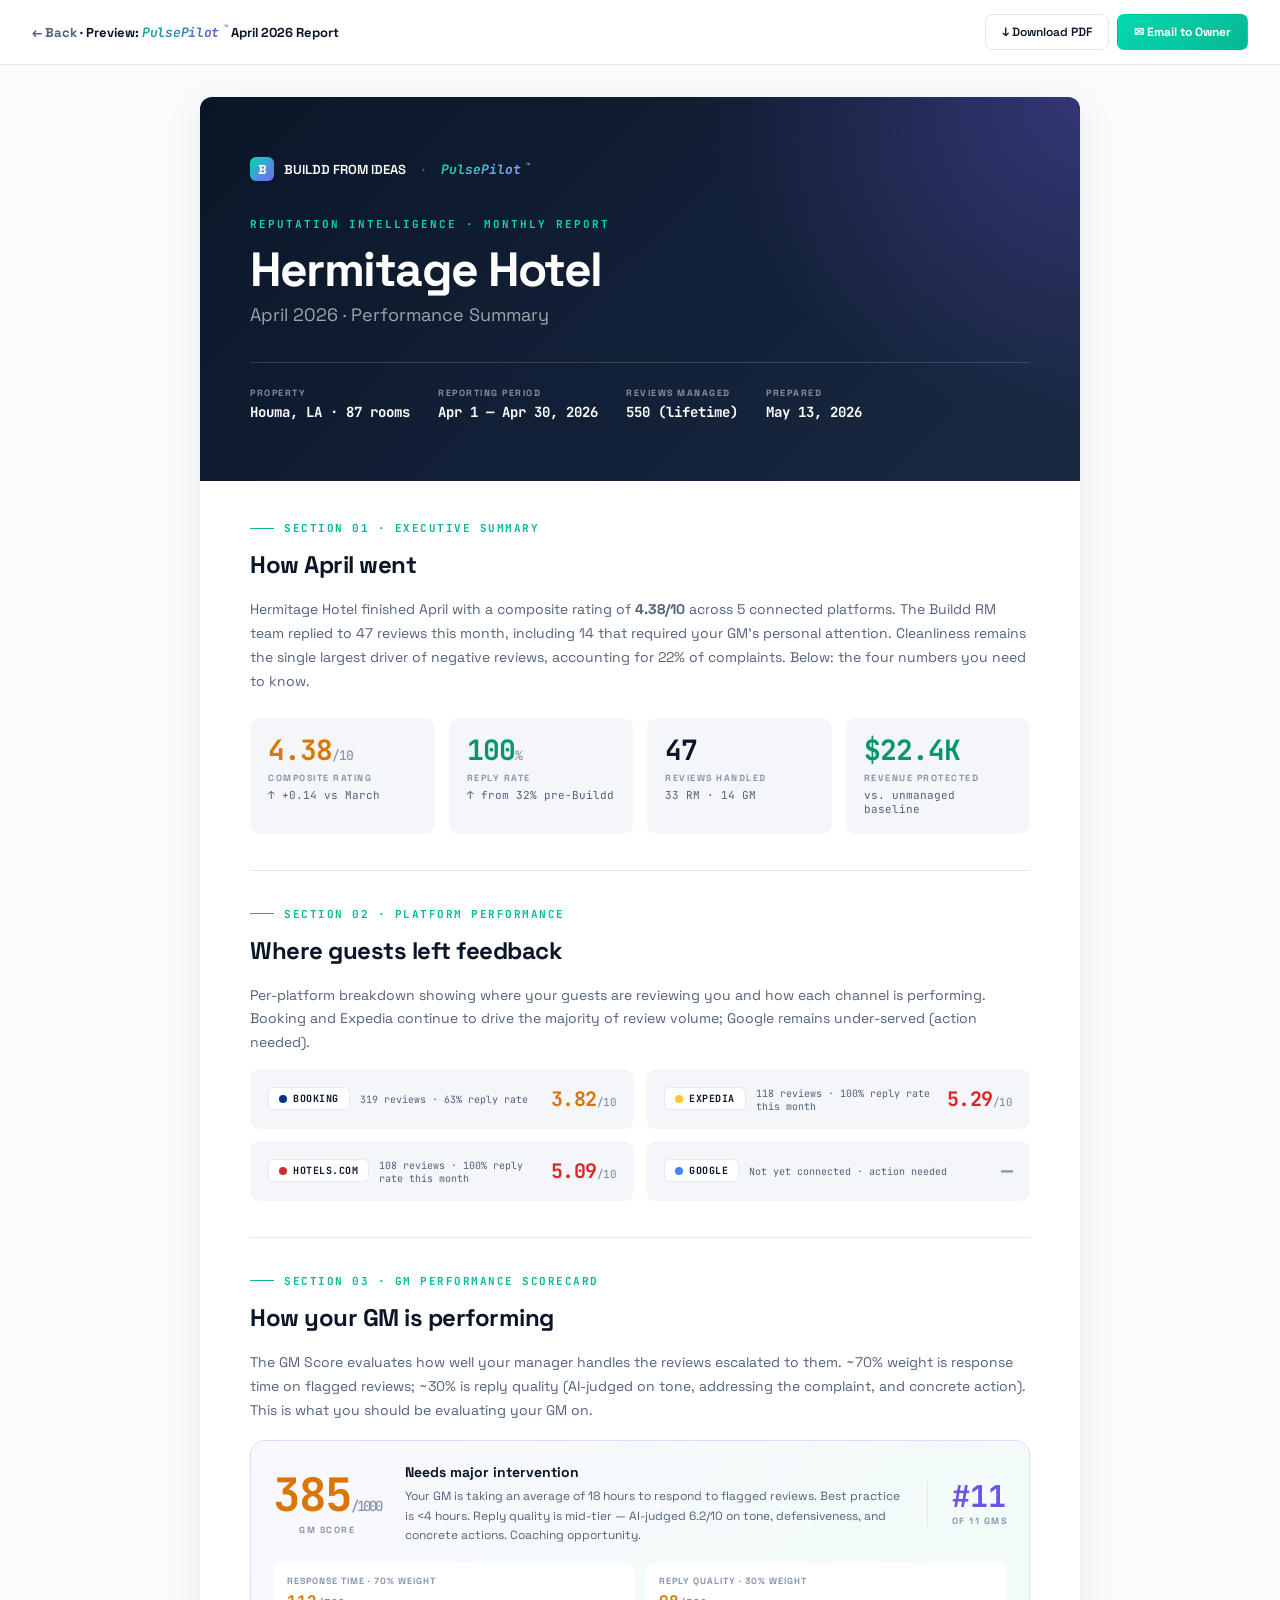
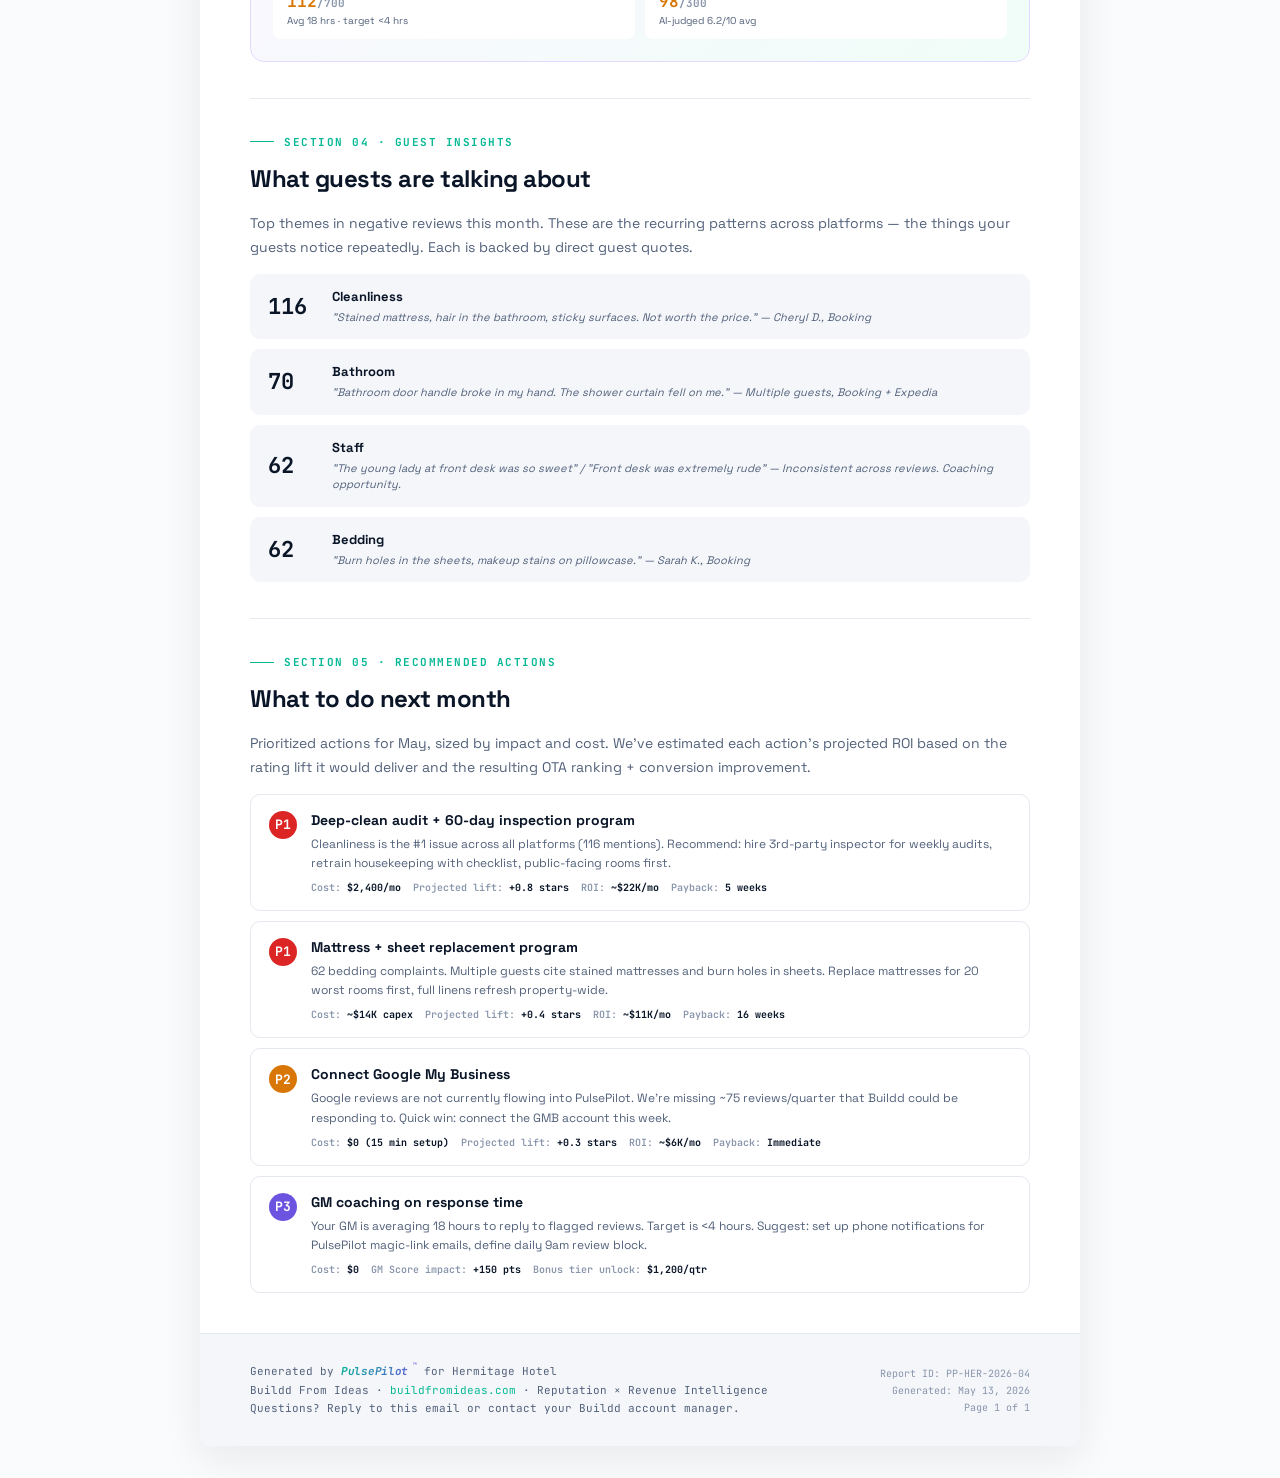
<file: report.html>
<!DOCTYPE html>
<html><head><meta charset="UTF-8"><meta name="viewport" content="width=device-width,initial-scale=1.0">
<title>April 2026 Report · Hermitage Hotel</title>
<link href="https://fonts.googleapis.com/css2?family=Space+Grotesk:wght@300;400;500;600;700&family=JetBrains+Mono:wght@400;500;600;700&display=swap" rel="stylesheet">
<link rel="stylesheet" href="assets/shared.css">
<style>
@media print{
  .no-print{display:none !important}
  body{background:#fff}
  .report-doc{box-shadow:none !important;margin:0 !important;border-radius:0 !important}
  .report-page{page-break-after:always}
}
.report-doc{max-width:880px;margin:32px auto;background:#fff;box-shadow:0 12px 40px rgba(10,22,40,0.08);border-radius:12px;overflow:hidden}
.report-cover{background:linear-gradient(135deg,#0A1628 0%,#1a2942 100%);color:#fff;padding:60px 50px;position:relative;overflow:hidden}
.report-cover::before{content:'';position:absolute;top:0;right:0;width:50%;height:100%;background:radial-gradient(ellipse at top right,rgba(123,97,255,0.3) 0%,transparent 60%)}
.cover-content{position:relative;z-index:1}
.cover-brand{display:flex;align-items:center;gap:10px;margin-bottom:36px;font-size:13px;font-weight:600}
.cover-brand-mark{width:24px;height:24px;background:linear-gradient(135deg,var(--cyan-bright),var(--violet-bright));border-radius:6px;display:flex;align-items:center;justify-content:center;color:#fff;font-size:13px;font-weight:800}
.cover-pp{color:#fff;font-family:'JetBrains Mono',monospace;font-style:italic;font-weight:700;background:linear-gradient(135deg,#06D9B0,#A990FF);-webkit-background-clip:text;-webkit-text-fill-color:transparent;padding-right:9px;position:relative}
.cover-pp::after{content:'™';position:absolute;top:0;right:0;font-size:0.55em;color:#A990FF;-webkit-text-fill-color:#A990FF;font-style:normal}
.cover-eyebrow{font-size:11px;color:var(--cyan-bright);letter-spacing:2px;font-weight:700;margin-bottom:14px;text-transform:uppercase;font-family:'JetBrains Mono',monospace}
.cover-title{font-size:48px;font-weight:700;letter-spacing:-1.5px;line-height:1.05;margin-bottom:8px}
.cover-sub{font-size:18px;color:rgba(255,255,255,0.6);margin-bottom:36px}
.cover-meta{display:flex;gap:28px;padding-top:24px;border-top:1px solid rgba(255,255,255,0.15)}
.cm-block{display:flex;flex-direction:column;gap:4px}
.cm-lbl{font-size:9px;color:rgba(255,255,255,0.5);letter-spacing:1.5px;text-transform:uppercase;font-weight:700}
.cm-val{font-size:14px;color:#fff;font-family:'JetBrains Mono',monospace;font-weight:700}

.report-body{padding:40px 50px}
.section-mark{display:flex;align-items:center;gap:10px;font-size:11px;color:var(--cyan);font-family:'JetBrains Mono',monospace;font-weight:700;letter-spacing:1.5px;text-transform:uppercase;margin-bottom:14px}
.section-mark::before{content:'';width:24px;height:1px;background:var(--cyan)}
.section-h{font-size:24px;font-weight:700;color:var(--text);margin-bottom:18px;letter-spacing:-0.5px}
.section-p{font-size:14px;color:var(--text-mute);line-height:1.7;margin-bottom:14px}

.exec-grid{display:grid;grid-template-columns:repeat(4,1fr);gap:14px;margin:24px 0 36px}
.exec-card{background:var(--s2);border-radius:10px;padding:18px}
.exec-num{font-size:28px;font-weight:700;font-family:'JetBrains Mono',monospace;color:var(--text);line-height:1;letter-spacing:-1px}
.exec-num.amber{color:var(--amber)}
.exec-num.red{color:var(--red)}
.exec-num.green{color:var(--green)}
.exec-num small{font-size:13px;color:var(--text-faint);font-weight:500}
.exec-lbl{font-size:9px;color:var(--text-faint);letter-spacing:1.5px;text-transform:uppercase;margin-top:8px;font-weight:700}
.exec-sub{font-size:11px;color:var(--text-mute);font-family:'JetBrains Mono',monospace;margin-top:4px}

.divider{height:1px;background:var(--border);margin:36px 0}

.plat-grid{display:grid;grid-template-columns:repeat(2,1fr);gap:12px;margin-top:14px}
.plat-block{padding:16px 18px;background:var(--s2);border-radius:10px;display:flex;align-items:center;justify-content:space-between}
.plat-block-info{display:flex;align-items:center;gap:10px}
.plat-block-rating{font-size:20px;font-weight:700;font-family:'JetBrains Mono',monospace;letter-spacing:-0.5px}
.plat-block-rating small{font-size:11px;color:var(--text-faint);font-weight:500}
.plat-block-meta{font-size:10px;color:var(--text-mute);font-family:'JetBrains Mono',monospace;margin-top:2px}

.gm-scorecard{background:linear-gradient(135deg,#FAF7FF,#F0FDF8);border:1px solid #E2DAFF;border-radius:14px;padding:22px;margin-top:18px}
.gms-top{display:grid;grid-template-columns:auto 1fr auto;gap:24px;align-items:center;margin-bottom:18px}
.gms-num-box{text-align:center}
.gms-num{font-size:46px;font-weight:700;font-family:'JetBrains Mono',monospace;color:var(--amber);line-height:1;letter-spacing:-2px}
.gms-num small{font-size:14px;color:var(--text-faint);font-weight:500}
.gms-num-lbl{font-size:9px;color:var(--text-faint);letter-spacing:1.5px;text-transform:uppercase;margin-top:6px;font-weight:700}
.gms-grade{font-size:14px;font-weight:700;color:var(--text);margin-bottom:6px}
.gms-desc{font-size:12px;color:var(--text-mute);line-height:1.6}
.gms-rank{text-align:center;padding-left:24px;border-left:1px solid var(--border)}
.gms-rank-num{font-size:30px;font-weight:700;color:var(--violet);font-family:'JetBrains Mono',monospace;line-height:1}
.gms-rank-lbl{font-size:9px;color:var(--text-faint);letter-spacing:1.5px;text-transform:uppercase;margin-top:4px;font-weight:700}
.gms-breakdown{display:grid;grid-template-columns:repeat(2,1fr);gap:10px}
.gms-bd{background:#fff;border-radius:8px;padding:12px 14px}
.gms-bd-lbl{font-size:9px;color:var(--text-faint);letter-spacing:1px;text-transform:uppercase;font-weight:700;margin-bottom:4px}
.gms-bd-num{font-size:16px;font-weight:700;font-family:'JetBrains Mono',monospace;color:var(--amber)}
.gms-bd-meta{font-size:10px;color:var(--text-mute);margin-top:2px}

.theme-list{display:flex;flex-direction:column;gap:10px;margin-top:14px}
.theme-item{padding:14px 18px;background:var(--s2);border-radius:10px;display:flex;align-items:center;gap:14px}
.theme-item-n{font-size:22px;font-weight:700;font-family:'JetBrains Mono',monospace;color:var(--text);min-width:50px}
.theme-item-info{flex:1}
.theme-item-name{font-size:13px;font-weight:700;color:var(--text);text-transform:capitalize}
.theme-item-quote{font-size:11px;color:var(--text-mute);font-style:italic;margin-top:4px;line-height:1.5}

.action-list{display:flex;flex-direction:column;gap:10px;margin-top:14px}
.action-item{display:flex;gap:14px;padding:16px 18px;border:1px solid var(--border);border-radius:10px;background:var(--s1)}
.action-priority{width:28px;height:28px;border-radius:50%;color:#fff;display:flex;align-items:center;justify-content:center;font-weight:700;font-size:13px;font-family:'JetBrains Mono',monospace;flex-shrink:0}
.action-priority.p1{background:var(--red)}
.action-priority.p2{background:var(--amber)}
.action-priority.p3{background:var(--violet)}
.action-body{flex:1}
.action-h{font-size:14px;font-weight:700;color:var(--text);margin-bottom:6px}
.action-d{font-size:12px;color:var(--text-mute);line-height:1.6;margin-bottom:8px}
.action-meta{display:flex;gap:12px;font-size:10px;color:var(--text-faint);font-family:'JetBrains Mono',monospace;font-weight:600}
.action-meta b{color:var(--text)}

.report-footer{background:var(--s2);padding:28px 50px;border-top:1px solid var(--border)}
.rf-grid{display:grid;grid-template-columns:1fr auto;gap:20px;align-items:center}
.rf-brand-line{font-size:11px;color:var(--text-mute);font-family:'JetBrains Mono',monospace;line-height:1.7}
.rf-brand-line a{color:var(--cyan);text-decoration:none}

.action-bar{position:sticky;top:0;background:rgba(255,255,255,0.96);border-bottom:1px solid var(--border);padding:14px 32px;display:flex;justify-content:space-between;align-items:center;z-index:100;backdrop-filter:blur(12px)}
.ab-title{font-size:13px;font-weight:700;color:var(--text)}
.ab-actions{display:flex;gap:8px}

@media (max-width:880px){
  .report-cover{padding:36px 24px}
  .cover-title{font-size:32px}
  .report-body{padding:24px 22px}
  .exec-grid{grid-template-columns:repeat(2,1fr)}
  .plat-grid{grid-template-columns:1fr}
  .gms-top{grid-template-columns:1fr;text-align:center}
}
</style>
</head>
<body>

<div class="action-bar no-print">
  <div class="ab-title">
    <a href="property.html?id=99" style="color:var(--text-mute);text-decoration:none">← Back</a> · Preview: <span class="pp-brand">PulsePilot</span> April 2026 Report
  </div>
  <div class="ab-actions">
    <button class="btn" onclick="window.print()">↓ Download PDF</button>
    <button class="btn btn-primary" onclick="alert('Sent to owner@hermitage-hotel.com')">✉ Email to Owner</button>
  </div>
</div>

<div class="report-doc">
  
  <!-- COVER -->
  <div class="report-cover">
    <div class="cover-content">
      <div class="cover-brand">
        <span class="cover-brand-mark">B</span>
        <span>BUILDD FROM IDEAS</span>
        <span style="color:rgba(255,255,255,0.3);margin:0 6px">·</span>
        <span class="cover-pp">PulsePilot</span>
      </div>
      <div class="cover-eyebrow">REPUTATION INTELLIGENCE · MONTHLY REPORT</div>
      <div class="cover-title">Hermitage Hotel</div>
      <div class="cover-sub">April 2026 · Performance Summary</div>
      <div class="cover-meta">
        <div class="cm-block"><div class="cm-lbl">Property</div><div class="cm-val">Houma, LA · 87 rooms</div></div>
        <div class="cm-block"><div class="cm-lbl">Reporting Period</div><div class="cm-val">Apr 1 — Apr 30, 2026</div></div>
        <div class="cm-block"><div class="cm-lbl">Reviews Managed</div><div class="cm-val">550 (lifetime)</div></div>
        <div class="cm-block"><div class="cm-lbl">Prepared</div><div class="cm-val">May 13, 2026</div></div>
      </div>
    </div>
  </div>
  
  <div class="report-body">
    
    <!-- EXECUTIVE SUMMARY -->
    <div class="section-mark">SECTION 01 · EXECUTIVE SUMMARY</div>
    <div class="section-h">How April went</div>
    <div class="section-p">Hermitage Hotel finished April with a composite rating of <strong>4.38/10</strong> across 5 connected platforms. The Buildd RM team replied to 47 reviews this month, including 14 that required your GM's personal attention. Cleanliness remains the single largest driver of negative reviews, accounting for 22% of complaints. Below: the four numbers you need to know.</div>
    
    <div class="exec-grid">
      <div class="exec-card">
        <div class="exec-num amber">4.38<small>/10</small></div>
        <div class="exec-lbl">Composite Rating</div>
        <div class="exec-sub">↑ +0.14 vs March</div>
      </div>
      <div class="exec-card">
        <div class="exec-num green">100<small>%</small></div>
        <div class="exec-lbl">Reply Rate</div>
        <div class="exec-sub">↑ from 32% pre-Buildd</div>
      </div>
      <div class="exec-card">
        <div class="exec-num">47</div>
        <div class="exec-lbl">Reviews Handled</div>
        <div class="exec-sub">33 RM · 14 GM</div>
      </div>
      <div class="exec-card">
        <div class="exec-num green">$22.4K</div>
        <div class="exec-lbl">Revenue Protected</div>
        <div class="exec-sub">vs. unmanaged baseline</div>
      </div>
    </div>
    
    <div class="divider"></div>
    
    <!-- PLATFORM PERFORMANCE -->
    <div class="section-mark">SECTION 02 · PLATFORM PERFORMANCE</div>
    <div class="section-h">Where guests left feedback</div>
    <div class="section-p">Per-platform breakdown showing where your guests are reviewing you and how each channel is performing. Booking and Expedia continue to drive the majority of review volume; Google remains under-served (action needed).</div>
    
    <div class="plat-grid">
      <div class="plat-block">
        <div class="plat-block-info">
          <span class="platform-pill"><span class="platform-dot pdot-booking"></span>Booking</span>
          <div><div class="plat-block-meta">319 reviews · 63% reply rate</div></div>
        </div>
        <div class="plat-block-rating" style="color:var(--amber)">3.82<small>/10</small></div>
      </div>
      <div class="plat-block">
        <div class="plat-block-info">
          <span class="platform-pill"><span class="platform-dot pdot-expedia"></span>Expedia</span>
          <div><div class="plat-block-meta">118 reviews · 100% reply rate this month</div></div>
        </div>
        <div class="plat-block-rating" style="color:var(--red)">5.29<small>/10</small></div>
      </div>
      <div class="plat-block">
        <div class="plat-block-info">
          <span class="platform-pill"><span class="platform-dot pdot-hotels"></span>Hotels.com</span>
          <div><div class="plat-block-meta">108 reviews · 100% reply rate this month</div></div>
        </div>
        <div class="plat-block-rating" style="color:var(--red)">5.09<small>/10</small></div>
      </div>
      <div class="plat-block">
        <div class="plat-block-info">
          <span class="platform-pill"><span class="platform-dot pdot-google"></span>Google</span>
          <div><div class="plat-block-meta">Not yet connected · action needed</div></div>
        </div>
        <div class="plat-block-rating" style="color:var(--text-faint)">—</div>
      </div>
    </div>
    
    <div class="divider"></div>
    
    <!-- GM SCORECARD -->
    <div class="section-mark">SECTION 03 · GM PERFORMANCE SCORECARD</div>
    <div class="section-h">How your GM is performing</div>
    <div class="section-p">The GM Score evaluates how well your manager handles the reviews escalated to them. ~70% weight is response time on flagged reviews; ~30% is reply quality (AI-judged on tone, addressing the complaint, and concrete action). This is what you should be evaluating your GM on.</div>
    
    <div class="gm-scorecard">
      <div class="gms-top">
        <div class="gms-num-box">
          <div class="gms-num">385<small>/1000</small></div>
          <div class="gms-num-lbl">GM Score</div>
        </div>
        <div>
          <div class="gms-grade">Needs major intervention</div>
          <div class="gms-desc">Your GM is taking an average of 18 hours to respond to flagged reviews. Best practice is &lt;4 hours. Reply quality is mid-tier — AI-judged 6.2/10 on tone, defensiveness, and concrete actions. Coaching opportunity.</div>
        </div>
        <div class="gms-rank">
          <div class="gms-rank-num">#11</div>
          <div class="gms-rank-lbl">of 11 GMs</div>
        </div>
      </div>
      
      <div class="gms-breakdown">
        <div class="gms-bd">
          <div class="gms-bd-lbl">Response Time · 70% weight</div>
          <div class="gms-bd-num">112<small style="font-size:11px;color:var(--text-faint)">/700</small></div>
          <div class="gms-bd-meta">Avg 18 hrs · target &lt;4 hrs</div>
        </div>
        <div class="gms-bd">
          <div class="gms-bd-lbl">Reply Quality · 30% weight</div>
          <div class="gms-bd-num">98<small style="font-size:11px;color:var(--text-faint)">/300</small></div>
          <div class="gms-bd-meta">AI-judged 6.2/10 avg</div>
        </div>
      </div>
    </div>
    
    <div class="divider"></div>
    
    <!-- GUEST INSIGHTS -->
    <div class="section-mark">SECTION 04 · GUEST INSIGHTS</div>
    <div class="section-h">What guests are talking about</div>
    <div class="section-p">Top themes in negative reviews this month. These are the recurring patterns across platforms — the things your guests notice repeatedly. Each is backed by direct guest quotes.</div>
    
    <div class="theme-list">
      <div class="theme-item">
        <div class="theme-item-n">116</div>
        <div class="theme-item-info">
          <div class="theme-item-name">Cleanliness</div>
          <div class="theme-item-quote">"Stained mattress, hair in the bathroom, sticky surfaces. Not worth the price." — Cheryl D., Booking</div>
        </div>
      </div>
      <div class="theme-item">
        <div class="theme-item-n">70</div>
        <div class="theme-item-info">
          <div class="theme-item-name">Bathroom</div>
          <div class="theme-item-quote">"Bathroom door handle broke in my hand. The shower curtain fell on me." — Multiple guests, Booking + Expedia</div>
        </div>
      </div>
      <div class="theme-item">
        <div class="theme-item-n">62</div>
        <div class="theme-item-info">
          <div class="theme-item-name">Staff</div>
          <div class="theme-item-quote">"The young lady at front desk was so sweet" / "Front desk was extremely rude" — Inconsistent across reviews. Coaching opportunity.</div>
        </div>
      </div>
      <div class="theme-item">
        <div class="theme-item-n">62</div>
        <div class="theme-item-info">
          <div class="theme-item-name">Bedding</div>
          <div class="theme-item-quote">"Burn holes in the sheets, makeup stains on pillowcase." — Sarah K., Booking</div>
        </div>
      </div>
    </div>
    
    <div class="divider"></div>
    
    <!-- ACTIONS -->
    <div class="section-mark">SECTION 05 · RECOMMENDED ACTIONS</div>
    <div class="section-h">What to do next month</div>
    <div class="section-p">Prioritized actions for May, sized by impact and cost. We've estimated each action's projected ROI based on the rating lift it would deliver and the resulting OTA ranking + conversion improvement.</div>
    
    <div class="action-list">
      <div class="action-item">
        <div class="action-priority p1">P1</div>
        <div class="action-body">
          <div class="action-h">Deep-clean audit + 60-day inspection program</div>
          <div class="action-d">Cleanliness is the #1 issue across all platforms (116 mentions). Recommend: hire 3rd-party inspector for weekly audits, retrain housekeeping with checklist, public-facing rooms first.</div>
          <div class="action-meta">
            <span>Cost: <b>$2,400/mo</b></span>
            <span>Projected lift: <b>+0.8 stars</b></span>
            <span>ROI: <b>~$22K/mo</b></span>
            <span>Payback: <b>5 weeks</b></span>
          </div>
        </div>
      </div>
      
      <div class="action-item">
        <div class="action-priority p1">P1</div>
        <div class="action-body">
          <div class="action-h">Mattress + sheet replacement program</div>
          <div class="action-d">62 bedding complaints. Multiple guests cite stained mattresses and burn holes in sheets. Replace mattresses for 20 worst rooms first, full linens refresh property-wide.</div>
          <div class="action-meta">
            <span>Cost: <b>~$14K capex</b></span>
            <span>Projected lift: <b>+0.4 stars</b></span>
            <span>ROI: <b>~$11K/mo</b></span>
            <span>Payback: <b>16 weeks</b></span>
          </div>
        </div>
      </div>
      
      <div class="action-item">
        <div class="action-priority p2">P2</div>
        <div class="action-body">
          <div class="action-h">Connect Google My Business</div>
          <div class="action-d">Google reviews are not currently flowing into PulsePilot. We're missing ~75 reviews/quarter that Buildd could be responding to. Quick win: connect the GMB account this week.</div>
          <div class="action-meta">
            <span>Cost: <b>$0 (15 min setup)</b></span>
            <span>Projected lift: <b>+0.3 stars</b></span>
            <span>ROI: <b>~$6K/mo</b></span>
            <span>Payback: <b>Immediate</b></span>
          </div>
        </div>
      </div>
      
      <div class="action-item">
        <div class="action-priority p3">P3</div>
        <div class="action-body">
          <div class="action-h">GM coaching on response time</div>
          <div class="action-d">Your GM is averaging 18 hours to reply to flagged reviews. Target is &lt;4 hours. Suggest: set up phone notifications for PulsePilot magic-link emails, define daily 9am review block.</div>
          <div class="action-meta">
            <span>Cost: <b>$0</b></span>
            <span>GM Score impact: <b>+150 pts</b></span>
            <span>Bonus tier unlock: <b>$1,200/qtr</b></span>
          </div>
        </div>
      </div>
    </div>
    
  </div>
  
  <!-- FOOTER -->
  <div class="report-footer">
    <div class="rf-grid">
      <div class="rf-brand-line">
        Generated by <span class="pp-brand">PulsePilot</span> for Hermitage Hotel<br>
        Buildd From Ideas · <a href="#">buildfromideas.com</a> · Reputation × Revenue Intelligence<br>
        Questions? Reply to this email or contact your Buildd account manager.
      </div>
      <div style="font-size:10px;color:var(--text-faint);font-family:'JetBrains Mono',monospace;text-align:right;line-height:1.7">
        Report ID: PP-HER-2026-04<br>
        Generated: May 13, 2026<br>
        Page 1 of 1
      </div>
    </div>
  </div>
  
</div>

</body></html>
</file>
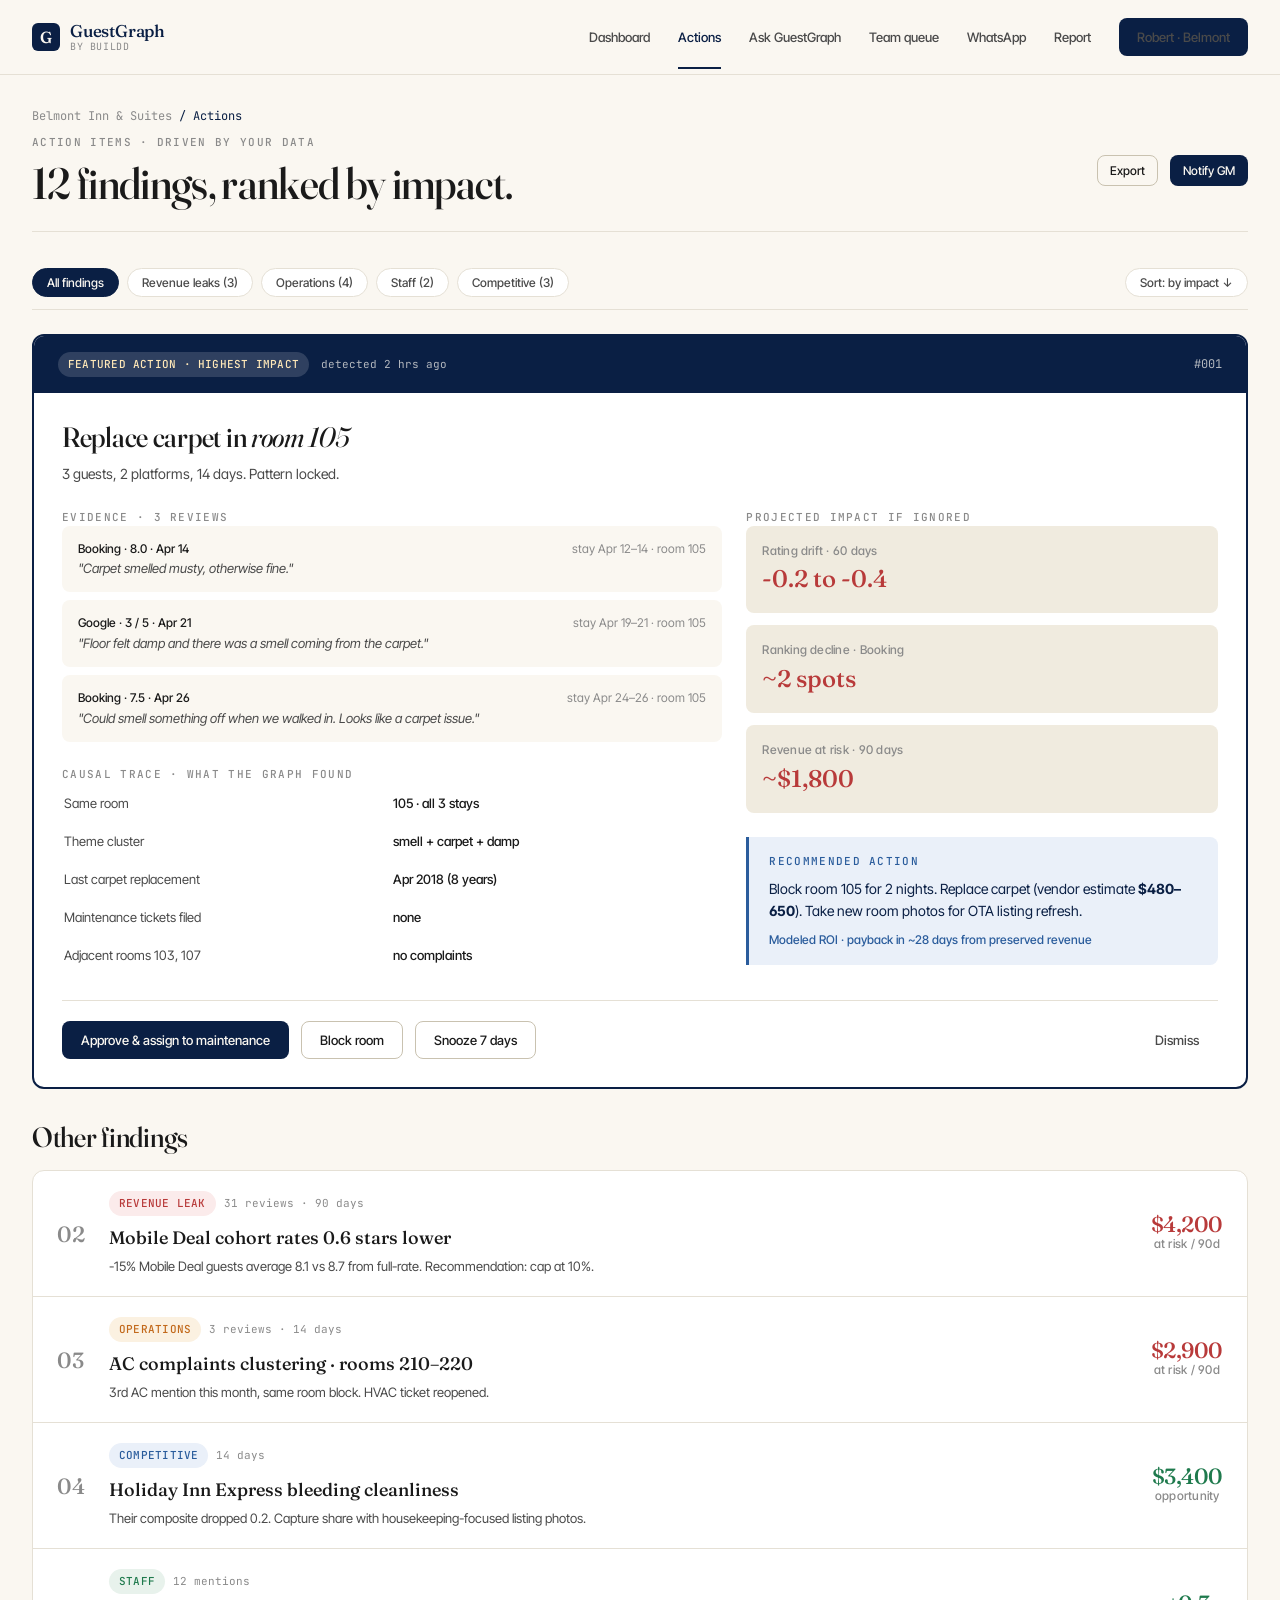
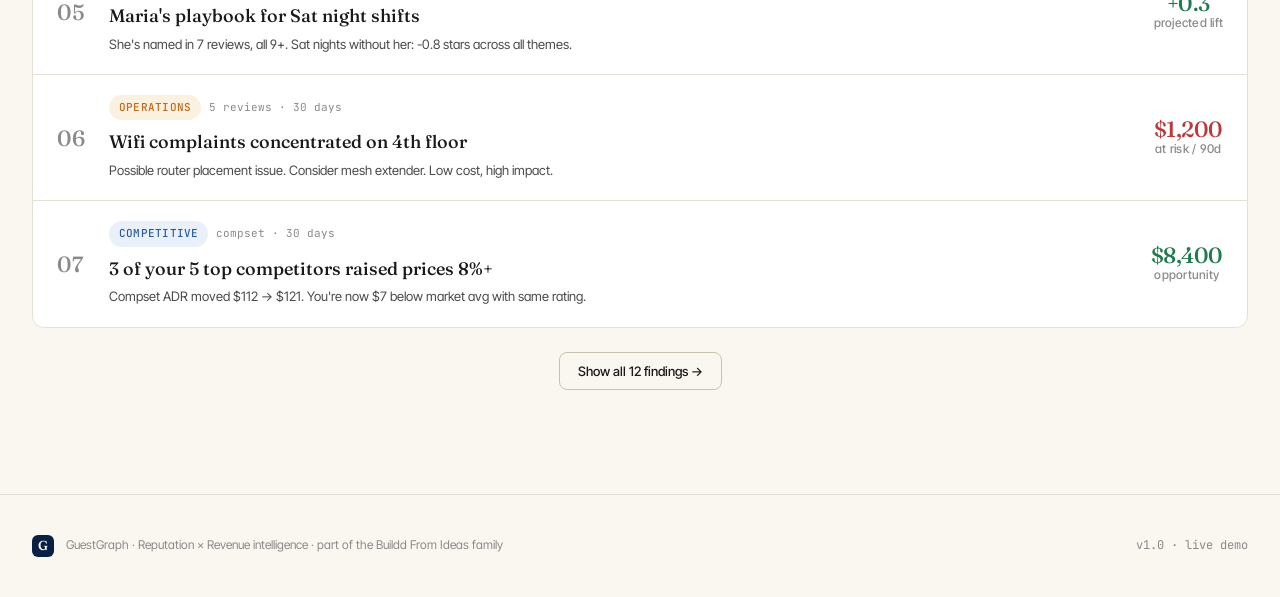
<file: pages/actions.html>
<!DOCTYPE html>
<html lang="en">
<head>
<meta charset="UTF-8">
<meta name="viewport" content="width=device-width, initial-scale=1.0">
<title>Action items · Belmont Inn · GuestGraph</title>
<link rel="stylesheet" href="../assets/styles.css">
<script>const BASE = '../';</script>
<style>
  .action-hero { padding: 32px 0 24px; border-bottom: 1px solid var(--line); }
  .action-list-item {
    display: grid;
    grid-template-columns: auto 1fr auto;
    gap: 20px;
    align-items: center;
    padding: 20px 24px;
    border-bottom: 1px solid var(--line);
    cursor: pointer;
    transition: background 0.15s;
  }
  .action-list-item:hover { background: var(--cream); }
  .action-list-item:last-child { border-bottom: none; }
  .action-num {
    font-family: var(--font-display);
    font-size: 22px;
    font-weight: 500;
    color: var(--ink-mute);
    min-width: 32px;
  }
  .action-meta { display: flex; gap: 12px; align-items: center; }
  .filter-bar {
    display: flex;
    gap: 8px;
    padding: 12px 0;
    margin-bottom: 24px;
    border-bottom: 1px solid var(--line);
    flex-wrap: wrap;
  }
  .filter-chip {
    padding: 6px 14px;
    background: var(--white);
    border: 1px solid var(--line);
    border-radius: 100px;
    font-size: 12px;
    font-weight: 500;
    color: var(--ink-soft);
    cursor: pointer;
    transition: all 0.15s;
  }
  .filter-chip:hover { border-color: var(--navy-900); }
  .filter-chip.active { background: var(--navy-900); color: var(--cream); border-color: var(--navy-900); }
  .featured {
    background: var(--white);
    border: 2px solid var(--navy-900);
    border-radius: var(--radius-lg);
    overflow: hidden;
    margin-bottom: 32px;
  }
  .featured-header {
    background: var(--navy-900);
    color: var(--cream);
    padding: 16px 24px;
    display: flex;
    justify-content: space-between;
    align-items: center;
  }
  .evidence-card {
    background: var(--cream);
    border-radius: var(--radius-md);
    padding: 14px 16px;
    margin-bottom: 8px;
  }
  .impact-card {
    background: var(--cream-dark);
    padding: 16px;
    border-radius: var(--radius-md);
  }
  .recommendation-box {
    background: var(--blue-bg);
    border-left: 3px solid var(--blue-accent);
    padding: 16px 20px;
    border-radius: 0 var(--radius-md) var(--radius-md) 0;
  }
</style>
</head>
<body data-page="actions">

<div id="site-nav"></div>

<main class="container">
  <section class="action-hero">
    <div class="breadcrumb mono" style="color: var(--ink-mute); margin-bottom: 8px;">Belmont Inn & Suites <span style="color: var(--navy-900);">/ Actions</span></div>
    <div class="flex justify-between items-center" style="flex-wrap: wrap; gap: 16px;">
      <div>
        <div class="eyebrow mb-2">Action items · driven by your data</div>
        <h1 class="display-lg">12 findings, ranked by impact.</h1>
      </div>
      <div class="flex gap-3">
        <button class="btn btn-secondary btn-sm">Export</button>
        <button class="btn btn-primary btn-sm">Notify GM</button>
      </div>
    </div>
  </section>

  <section style="padding: 24px 0;">
    <div class="filter-bar">
      <button class="filter-chip active">All findings</button>
      <button class="filter-chip">Revenue leaks (3)</button>
      <button class="filter-chip">Operations (4)</button>
      <button class="filter-chip">Staff (2)</button>
      <button class="filter-chip">Competitive (3)</button>
      <button class="filter-chip" style="margin-left: auto;">Sort: by impact ↓</button>
    </div>

    <div class="featured">
      <div class="featured-header">
        <div class="flex items-center gap-3">
          <span class="pill" style="background: rgba(255,255,255,0.15); color: #FFE8B8;">Featured action · highest impact</span>
          <span style="opacity: 0.7; font-family: var(--font-mono); font-size: 11px;">detected 2 hrs ago</span>
        </div>
        <span class="mono" style="opacity: 0.7;">#001</span>
      </div>

      <div style="padding: 28px;">
        <h2 class="display-md mb-2">Replace carpet in <span class="italic">room 105</span></h2>
        <p class="text-soft mb-6" style="font-size: 14px;">3 guests, 2 platforms, 14 days. Pattern locked.</p>

        <div class="grid gap-6" style="grid-template-columns: 1.4fr 1fr;">
          <div>
            <div class="eyebrow mb-3">Evidence · 3 reviews</div>

            <div class="evidence-card">
              <div class="flex justify-between mb-1" style="font-size: 12px;">
                <span style="font-weight: 500;">Booking · 8.0 · Apr 14</span>
                <span class="text-mute">stay Apr 12–14 · room 105</span>
              </div>
              <div style="font-size: 13px; color: var(--ink-soft); font-style: italic;">"Carpet smelled musty, otherwise fine."</div>
            </div>

            <div class="evidence-card">
              <div class="flex justify-between mb-1" style="font-size: 12px;">
                <span style="font-weight: 500;">Google · 3 / 5 · Apr 21</span>
                <span class="text-mute">stay Apr 19–21 · room 105</span>
              </div>
              <div style="font-size: 13px; color: var(--ink-soft); font-style: italic;">"Floor felt damp and there was a smell coming from the carpet."</div>
            </div>

            <div class="evidence-card">
              <div class="flex justify-between mb-1" style="font-size: 12px;">
                <span style="font-weight: 500;">Booking · 7.5 · Apr 26</span>
                <span class="text-mute">stay Apr 24–26 · room 105</span>
              </div>
              <div style="font-size: 13px; color: var(--ink-soft); font-style: italic;">"Could smell something off when we walked in. Looks like a carpet issue."</div>
            </div>

            <div class="eyebrow mt-6 mb-3">Causal trace · what the graph found</div>
            <table class="w-full" style="font-size: 13px;">
              <tr style="border-bottom: 1px solid var(--line);"><td class="text-soft" style="padding: 8px 0; width: 50%;">Same room</td><td style="padding: 8px 0; font-weight: 500;">105 · all 3 stays</td></tr>
              <tr style="border-bottom: 1px solid var(--line);"><td class="text-soft" style="padding: 8px 0;">Theme cluster</td><td style="padding: 8px 0; font-weight: 500;">smell + carpet + damp</td></tr>
              <tr style="border-bottom: 1px solid var(--line);"><td class="text-soft" style="padding: 8px 0;">Last carpet replacement</td><td style="padding: 8px 0; font-weight: 500;">Apr 2018 (8 years)</td></tr>
              <tr style="border-bottom: 1px solid var(--line);"><td class="text-soft" style="padding: 8px 0;">Maintenance tickets filed</td><td style="padding: 8px 0; font-weight: 500;">none</td></tr>
              <tr><td class="text-soft" style="padding: 8px 0;">Adjacent rooms 103, 107</td><td style="padding: 8px 0; font-weight: 500;">no complaints</td></tr>
            </table>
          </div>

          <div>
            <div class="eyebrow mb-3">Projected impact if ignored</div>
            <div class="grid gap-3" style="grid-template-columns: 1fr;">
              <div class="impact-card">
                <div class="stat-label">Rating drift · 60 days</div>
                <div style="font-family: var(--font-display); font-size: 24px; font-weight: 500; color: var(--red);">-0.2 to -0.4</div>
              </div>
              <div class="impact-card">
                <div class="stat-label">Ranking decline · Booking</div>
                <div style="font-family: var(--font-display); font-size: 24px; font-weight: 500; color: var(--red);">~2 spots</div>
              </div>
              <div class="impact-card">
                <div class="stat-label">Revenue at risk · 90 days</div>
                <div style="font-family: var(--font-display); font-size: 24px; font-weight: 500; color: var(--red);">~$1,800</div>
              </div>
            </div>

            <div class="recommendation-box mt-6">
              <div class="eyebrow mb-2" style="color: var(--blue-accent);">Recommended action</div>
              <div style="font-size: 14px; line-height: 1.6; color: var(--navy-900); margin-bottom: 8px;">Block room 105 for 2 nights. Replace carpet (vendor estimate <strong>$480–650</strong>). Take new room photos for OTA listing refresh.</div>
              <div style="font-size: 12px; color: var(--blue-accent); font-weight: 500;">Modeled ROI · payback in ~28 days from preserved revenue</div>
            </div>
          </div>
        </div>

        <div class="flex gap-3 mt-6" style="border-top: 1px solid var(--line); padding-top: 20px;">
          <button class="btn btn-primary">Approve & assign to maintenance</button>
          <button class="btn btn-secondary">Block room</button>
          <button class="btn btn-secondary">Snooze 7 days</button>
          <button class="btn btn-ghost" style="margin-left: auto;">Dismiss</button>
        </div>
      </div>
    </div>

    <h2 class="display-md mb-4">Other findings</h2>
    <div class="card">
      <div class="action-list-item">
        <div class="action-num">02</div>
        <div>
          <div class="flex items-center gap-2 mb-2">
            <span class="pill pill-red">Revenue leak</span>
            <span class="mono text-mute" style="font-size: 11px;">31 reviews · 90 days</span>
          </div>
          <h3 style="font-family: var(--font-display); font-size: 18px; font-weight: 500; margin-bottom: 4px;">Mobile Deal cohort rates 0.6 stars lower</h3>
          <p style="font-size: 13px; color: var(--ink-soft);">-15% Mobile Deal guests average 8.1 vs 8.7 from full-rate. Recommendation: cap at 10%.</p>
        </div>
        <div class="text-center">
          <div class="stat-value" style="font-size: 22px; color: var(--red);">$4,200</div>
          <div class="stat-label">at risk / 90d</div>
        </div>
      </div>

      <div class="action-list-item">
        <div class="action-num">03</div>
        <div>
          <div class="flex items-center gap-2 mb-2">
            <span class="pill pill-amber">Operations</span>
            <span class="mono text-mute" style="font-size: 11px;">3 reviews · 14 days</span>
          </div>
          <h3 style="font-family: var(--font-display); font-size: 18px; font-weight: 500; margin-bottom: 4px;">AC complaints clustering · rooms 210–220</h3>
          <p style="font-size: 13px; color: var(--ink-soft);">3rd AC mention this month, same room block. HVAC ticket reopened.</p>
        </div>
        <div class="text-center">
          <div class="stat-value" style="font-size: 22px; color: var(--red);">$2,900</div>
          <div class="stat-label">at risk / 90d</div>
        </div>
      </div>

      <div class="action-list-item">
        <div class="action-num">04</div>
        <div>
          <div class="flex items-center gap-2 mb-2">
            <span class="pill pill-blue">Competitive</span>
            <span class="mono text-mute" style="font-size: 11px;">14 days</span>
          </div>
          <h3 style="font-family: var(--font-display); font-size: 18px; font-weight: 500; margin-bottom: 4px;">Holiday Inn Express bleeding cleanliness</h3>
          <p style="font-size: 13px; color: var(--ink-soft);">Their composite dropped 0.2. Capture share with housekeeping-focused listing photos.</p>
        </div>
        <div class="text-center">
          <div class="stat-value" style="font-size: 22px; color: var(--green);">$3,400</div>
          <div class="stat-label">opportunity</div>
        </div>
      </div>

      <div class="action-list-item">
        <div class="action-num">05</div>
        <div>
          <div class="flex items-center gap-2 mb-2">
            <span class="pill pill-green">Staff</span>
            <span class="mono text-mute" style="font-size: 11px;">12 mentions</span>
          </div>
          <h3 style="font-family: var(--font-display); font-size: 18px; font-weight: 500; margin-bottom: 4px;">Maria's playbook for Sat night shifts</h3>
          <p style="font-size: 13px; color: var(--ink-soft);">She's named in 7 reviews, all 9+. Sat nights without her: -0.8 stars across all themes.</p>
        </div>
        <div class="text-center">
          <div class="stat-value" style="font-size: 22px; color: var(--green);">+0.3</div>
          <div class="stat-label">projected lift</div>
        </div>
      </div>

      <div class="action-list-item">
        <div class="action-num">06</div>
        <div>
          <div class="flex items-center gap-2 mb-2">
            <span class="pill pill-amber">Operations</span>
            <span class="mono text-mute" style="font-size: 11px;">5 reviews · 30 days</span>
          </div>
          <h3 style="font-family: var(--font-display); font-size: 18px; font-weight: 500; margin-bottom: 4px;">Wifi complaints concentrated on 4th floor</h3>
          <p style="font-size: 13px; color: var(--ink-soft);">Possible router placement issue. Consider mesh extender. Low cost, high impact.</p>
        </div>
        <div class="text-center">
          <div class="stat-value" style="font-size: 22px; color: var(--red);">$1,200</div>
          <div class="stat-label">at risk / 90d</div>
        </div>
      </div>

      <div class="action-list-item">
        <div class="action-num">07</div>
        <div>
          <div class="flex items-center gap-2 mb-2">
            <span class="pill pill-blue">Competitive</span>
            <span class="mono text-mute" style="font-size: 11px;">compset · 30 days</span>
          </div>
          <h3 style="font-family: var(--font-display); font-size: 18px; font-weight: 500; margin-bottom: 4px;">3 of your 5 top competitors raised prices 8%+</h3>
          <p style="font-size: 13px; color: var(--ink-soft);">Compset ADR moved $112 → $121. You're now $7 below market avg with same rating.</p>
        </div>
        <div class="text-center">
          <div class="stat-value" style="font-size: 22px; color: var(--green);">$8,400</div>
          <div class="stat-label">opportunity</div>
        </div>
      </div>
    </div>

    <div class="text-center mt-6">
      <button class="btn btn-secondary">Show all 12 findings →</button>
    </div>
  </section>
</main>

<div id="site-footer"></div>
<script src="../assets/chrome.js"></script>
</body>
</html>
</file>
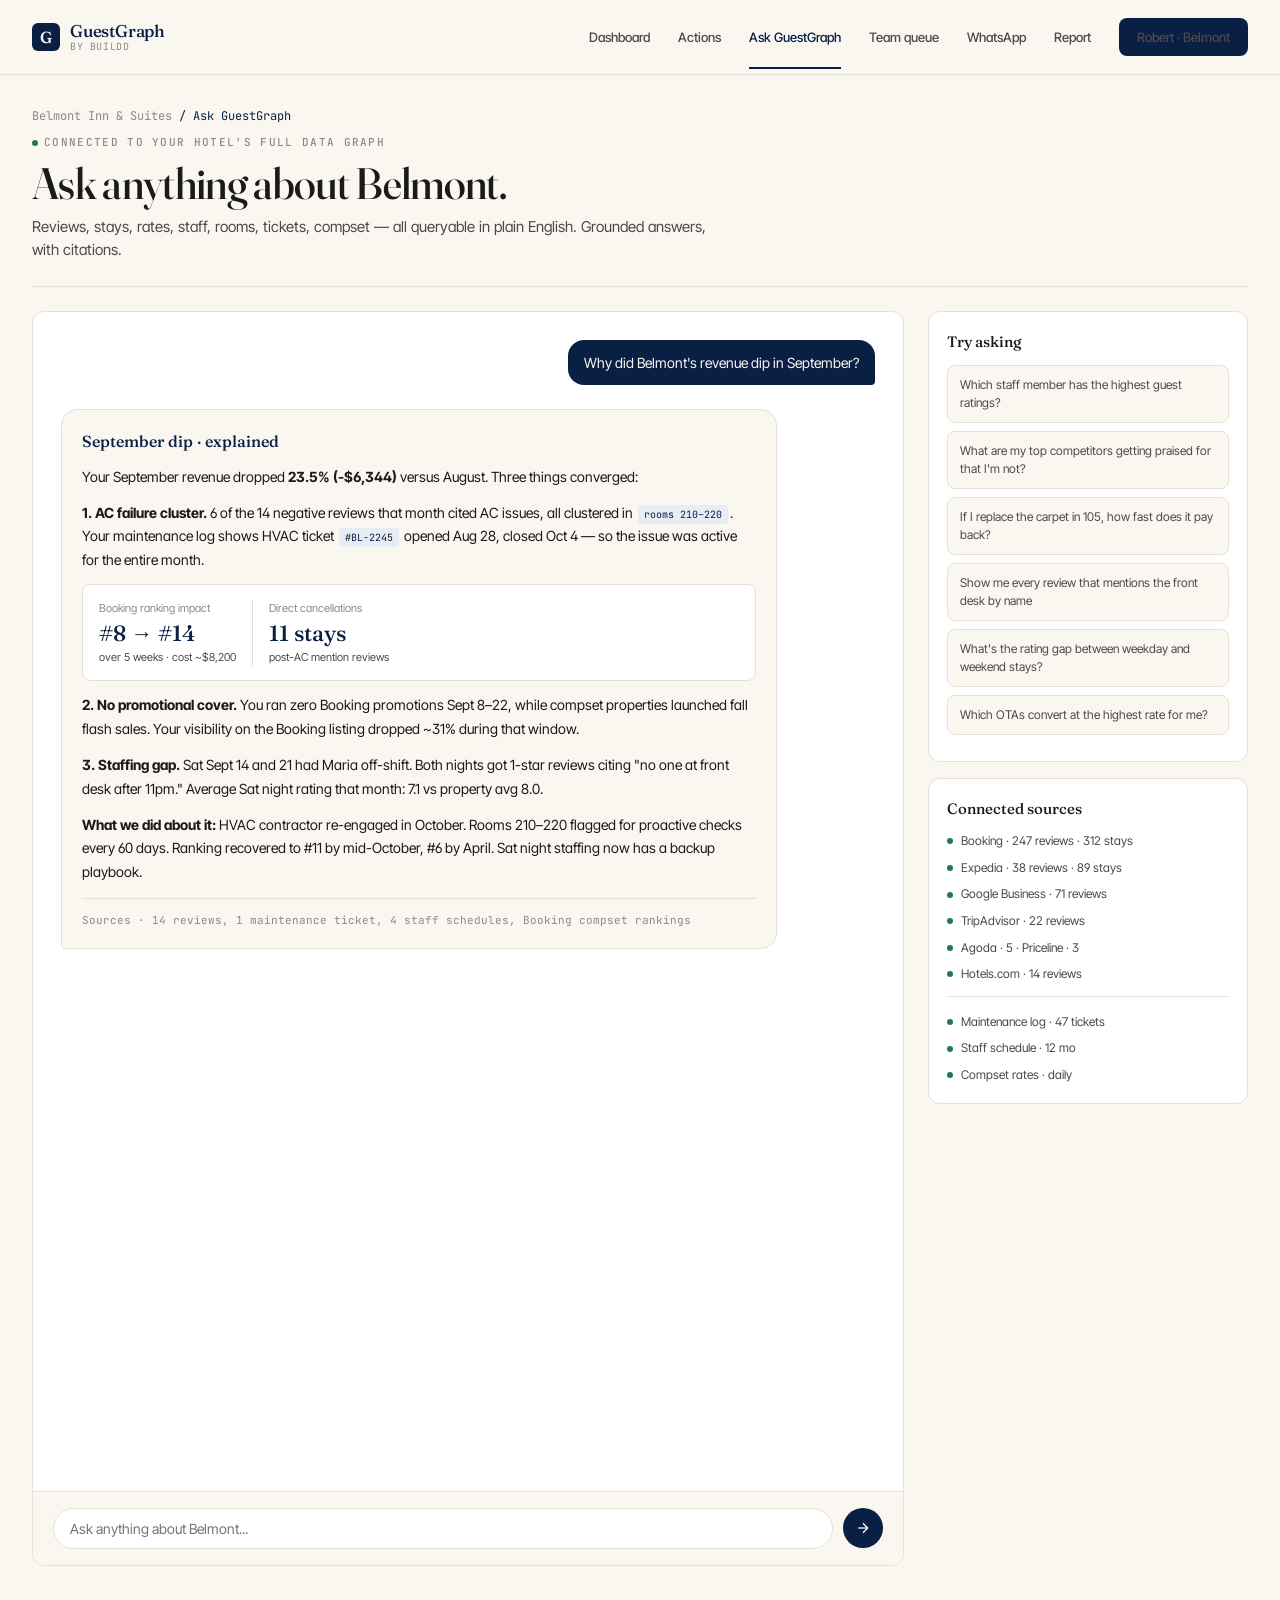
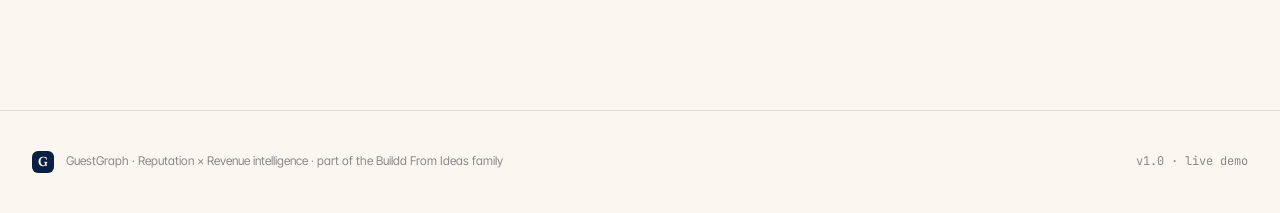
<file: pages/chatbot.html>
<!DOCTYPE html>
<html lang="en">
<head>
<meta charset="UTF-8">
<meta name="viewport" content="width=device-width, initial-scale=1.0">
<title>Ask GuestGraph · Belmont · GuestGraph</title>
<link rel="stylesheet" href="../assets/styles.css">
<script>const BASE = '../';</script>
<style>
  .chat-hero { padding: 32px 0 24px; border-bottom: 1px solid var(--line); }
  .chat-shell {
    display: grid;
    grid-template-columns: 1fr 320px;
    gap: 24px;
    padding: 24px 0 64px;
    min-height: 70vh;
  }
  .chat-main {
    background: var(--white);
    border: 1px solid var(--line);
    border-radius: var(--radius-lg);
    overflow: hidden;
    display: flex;
    flex-direction: column;
    min-height: 600px;
  }
  .chat-sidebar { display: flex; flex-direction: column; gap: 16px; }
  .sidebar-card {
    background: var(--white);
    border: 1px solid var(--line);
    border-radius: var(--radius-lg);
    padding: 18px;
  }
  .sidebar-card h3 {
    font-family: var(--font-display);
    font-size: 15px;
    font-weight: 500;
    margin-bottom: 12px;
  }
  .suggested-q {
    display: block;
    width: 100%;
    text-align: left;
    padding: 10px 12px;
    background: var(--cream);
    border: 1px solid var(--line);
    border-radius: var(--radius-md);
    font-size: 12px;
    color: var(--ink-soft);
    margin-bottom: 8px;
    cursor: pointer;
    transition: all 0.15s;
    line-height: 1.5;
    font-family: inherit;
  }
  .suggested-q:hover { border-color: var(--navy-900); color: var(--navy-900); }
  .chat-messages {
    flex: 1;
    padding: 28px;
    overflow-y: auto;
    display: flex;
    flex-direction: column;
    gap: 24px;
  }
  .msg-user {
    align-self: flex-end;
    max-width: 70%;
    background: var(--navy-900);
    color: var(--cream);
    padding: 12px 16px;
    border-radius: 16px 16px 4px 16px;
    font-size: 14px;
    line-height: 1.5;
  }
  .msg-bot {
    align-self: flex-start;
    max-width: 88%;
    background: var(--cream);
    border: 1px solid var(--line);
    padding: 18px 20px;
    border-radius: 16px 16px 16px 4px;
    font-size: 14px;
    line-height: 1.7;
  }
  .msg-bot h4 {
    font-family: var(--font-display);
    font-size: 16px;
    font-weight: 500;
    margin-bottom: 10px;
    color: var(--navy-900);
  }
  .msg-bot p { margin-bottom: 12px; }
  .msg-bot p:last-child { margin-bottom: 0; }
  .citation {
    display: inline-block;
    font-family: var(--font-mono);
    font-size: 10px;
    background: var(--navy-100);
    color: var(--navy-900);
    padding: 1px 6px;
    border-radius: 3px;
    margin: 0 2px;
    cursor: help;
  }
  .data-callout {
    background: var(--white);
    border: 1px solid var(--line);
    border-radius: var(--radius-md);
    padding: 14px 16px;
    margin: 12px 0;
    display: flex;
    gap: 16px;
  }
  .data-callout-stat {
    font-family: var(--font-display);
    font-size: 22px;
    font-weight: 500;
    color: var(--navy-900);
    line-height: 1;
  }
  .chat-input-bar {
    border-top: 1px solid var(--line);
    padding: 16px 20px;
    display: flex;
    gap: 10px;
    align-items: center;
    background: var(--cream);
  }
  .chat-input {
    flex: 1;
    padding: 11px 16px;
    border: 1px solid var(--line);
    border-radius: 100px;
    font-size: 14px;
    font-family: inherit;
    background: var(--white);
    outline: none;
    transition: border-color 0.15s;
  }
  .chat-input:focus { border-color: var(--navy-900); }
  .send-btn {
    width: 40px; height: 40px;
    background: var(--navy-900);
    color: var(--cream);
    border-radius: 50%;
    display: flex;
    align-items: center;
    justify-content: center;
    cursor: pointer;
    transition: background 0.15s;
  }
  .send-btn:hover { background: var(--navy-800); }
  .typing-indicator {
    display: flex;
    gap: 4px;
    padding: 14px 18px;
    background: var(--cream);
    border: 1px solid var(--line);
    border-radius: 16px 16px 16px 4px;
    width: fit-content;
  }
  .typing-indicator span {
    width: 6px; height: 6px;
    background: var(--ink-mute);
    border-radius: 50%;
    animation: bounce 1.2s infinite;
  }
  .typing-indicator span:nth-child(2) { animation-delay: 0.15s; }
  .typing-indicator span:nth-child(3) { animation-delay: 0.3s; }
  @keyframes bounce {
    0%, 80%, 100% { transform: scale(0.6); opacity: 0.5; }
    40% { transform: scale(1); opacity: 1; }
  }
  .answer-meta {
    display: flex;
    gap: 10px;
    margin-top: 14px;
    padding-top: 12px;
    border-top: 1px solid var(--line);
    font-size: 11px;
    color: var(--ink-mute);
    font-family: var(--font-mono);
  }
  @media (max-width: 900px) {
    .chat-shell { grid-template-columns: 1fr; }
  }
</style>
</head>
<body data-page="chatbot">

<div id="site-nav"></div>

<main class="container">
  <section class="chat-hero">
    <div class="breadcrumb mono" style="color: var(--ink-mute); margin-bottom: 8px;">Belmont Inn & Suites <span style="color: var(--navy-900);">/ Ask GuestGraph</span></div>
    <div class="flex justify-between items-center" style="flex-wrap: wrap; gap: 16px;">
      <div>
        <div class="eyebrow mb-2"><span class="live-dot"></span>Connected to your hotel's full data graph</div>
        <h1 class="display-lg">Ask anything about Belmont.</h1>
        <p class="text-soft mt-2" style="max-width: 680px;">Reviews, stays, rates, staff, rooms, tickets, compset — all queryable in plain English. Grounded answers, with citations.</p>
      </div>
    </div>
  </section>

  <section class="chat-shell">
    <div class="chat-main">
      <div class="chat-messages" id="chatMessages">

        <div class="msg-user fade-up">Why did Belmont's revenue dip in September?</div>

        <div class="msg-bot fade-up" style="animation-delay: 0.4s;">
          <h4>September dip · explained</h4>
          <p>Your September revenue dropped <strong>23.5% (-$6,344)</strong> versus August. Three things converged:</p>

          <p><strong>1. AC failure cluster.</strong> 6 of the 14 negative reviews that month cited AC issues, all clustered in <span class="citation">rooms 210–220</span>. Your maintenance log shows HVAC ticket <span class="citation">#BL-2245</span> opened Aug 28, closed Oct 4 — so the issue was active for the entire month.</p>

          <div class="data-callout">
            <div>
              <div style="font-size: 11px; color: var(--ink-mute); margin-bottom: 4px;">Booking ranking impact</div>
              <div class="data-callout-stat">#8 → #14</div>
              <div style="font-size: 11px; color: var(--ink-soft); margin-top: 4px;">over 5 weeks · cost ~$8,200</div>
            </div>
            <div style="border-left: 1px solid var(--line); padding-left: 16px;">
              <div style="font-size: 11px; color: var(--ink-mute); margin-bottom: 4px;">Direct cancellations</div>
              <div class="data-callout-stat">11 stays</div>
              <div style="font-size: 11px; color: var(--ink-soft); margin-top: 4px;">post-AC mention reviews</div>
            </div>
          </div>

          <p><strong>2. No promotional cover.</strong> You ran zero Booking promotions Sept 8–22, while compset properties launched fall flash sales. Your visibility on the Booking listing dropped ~31% during that window.</p>

          <p><strong>3. Staffing gap.</strong> Sat Sept 14 and 21 had Maria off-shift. Both nights got 1-star reviews citing "no one at front desk after 11pm." Average Sat night rating that month: 7.1 vs property avg 8.0.</p>

          <p><strong>What we did about it:</strong> HVAC contractor re-engaged in October. Rooms 210–220 flagged for proactive checks every 60 days. Ranking recovered to #11 by mid-October, #6 by April. Sat night staffing now has a backup playbook.</p>

          <div class="answer-meta">
            <span>Sources · 14 reviews, 1 maintenance ticket, 4 staff schedules, Booking compset rankings</span>
          </div>
        </div>

        <div class="msg-user fade-up" style="animation-delay: 0.8s;">Show me everything the Mobile Deal is costing us</div>

        <div class="msg-bot fade-up" style="animation-delay: 1.2s;">
          <h4>Mobile Deal · the value-mismatch problem</h4>
          <p>Guests who book under your Booking Mobile Deal (-15% off) leave reviews averaging <strong>8.1</strong> versus <strong>8.7</strong> from full-rate guests. That 0.6-star gap holds across <strong>31 reviews this quarter</strong> — statistically robust at this volume.</p>

          <p>The unintuitive part: Mobile Deal guests complain about <em>value for money</em> at <strong>2.3× the rate</strong> of full-rate guests, despite paying less. The pattern suggests they expect a budget property at that price, and judge you against that bar — even though Belmont positions as mid-tier.</p>

          <div class="data-callout">
            <div>
              <div style="font-size: 11px; color: var(--ink-mute); margin-bottom: 4px;">Quarterly Mobile Deal revenue</div>
              <div class="data-callout-stat">$12,400</div>
            </div>
            <div style="border-left: 1px solid var(--line); padding-left: 16px;">
              <div style="font-size: 11px; color: var(--ink-mute); margin-bottom: 4px;">Cost of -0.6 rating drag</div>
              <div class="data-callout-stat" style="color: var(--red);">~$4,200</div>
              <div style="font-size: 11px; color: var(--ink-soft); margin-top: 4px;">in suppressed conversion</div>
            </div>
          </div>

          <p><strong>Recommendation:</strong> cap Mobile Deal at <strong>10% off</strong> for 60 days. Track the cohort's review sentiment vs the prior cohort. Modeled rating recovery: +0.2 composite. Net revenue impact: positive.</p>

          <div class="answer-meta">
            <span>Sources · 31 reviews, 89 stay records, Booking promo log, conversion funnel</span>
          </div>
        </div>
      </div>

      <div class="chat-input-bar">
        <input type="text" class="chat-input" placeholder="Ask anything about Belmont..." id="chatInput">
        <button class="send-btn" onclick="sendMessage()">
          <svg width="16" height="16" viewBox="0 0 24 24" fill="none" stroke="currentColor" stroke-width="2"><line x1="5" y1="12" x2="19" y2="12"/><polyline points="12 5 19 12 12 19"/></svg>
        </button>
      </div>
    </div>

    <aside class="chat-sidebar">
      <div class="sidebar-card">
        <h3>Try asking</h3>
        <button class="suggested-q" onclick="askQ(this.innerText)">Which staff member has the highest guest ratings?</button>
        <button class="suggested-q" onclick="askQ(this.innerText)">What are my top competitors getting praised for that I'm not?</button>
        <button class="suggested-q" onclick="askQ(this.innerText)">If I replace the carpet in 105, how fast does it pay back?</button>
        <button class="suggested-q" onclick="askQ(this.innerText)">Show me every review that mentions the front desk by name</button>
        <button class="suggested-q" onclick="askQ(this.innerText)">What's the rating gap between weekday and weekend stays?</button>
        <button class="suggested-q" onclick="askQ(this.innerText)">Which OTAs convert at the highest rate for me?</button>
      </div>

      <div class="sidebar-card">
        <h3>Connected sources</h3>
        <div style="font-size: 12px; color: var(--ink-soft); display: flex; flex-direction: column; gap: 8px;">
          <div class="flex items-center gap-2"><span style="width: 6px; height: 6px; background: var(--green); border-radius: 50%;"></span>Booking · 247 reviews · 312 stays</div>
          <div class="flex items-center gap-2"><span style="width: 6px; height: 6px; background: var(--green); border-radius: 50%;"></span>Expedia · 38 reviews · 89 stays</div>
          <div class="flex items-center gap-2"><span style="width: 6px; height: 6px; background: var(--green); border-radius: 50%;"></span>Google Business · 71 reviews</div>
          <div class="flex items-center gap-2"><span style="width: 6px; height: 6px; background: var(--green); border-radius: 50%;"></span>TripAdvisor · 22 reviews</div>
          <div class="flex items-center gap-2"><span style="width: 6px; height: 6px; background: var(--green); border-radius: 50%;"></span>Agoda · 5 · Priceline · 3</div>
          <div class="flex items-center gap-2"><span style="width: 6px; height: 6px; background: var(--green); border-radius: 50%;"></span>Hotels.com · 14 reviews</div>
          <div style="border-top: 1px solid var(--line); padding-top: 8px; margin-top: 4px;"></div>
          <div class="flex items-center gap-2"><span style="width: 6px; height: 6px; background: var(--green); border-radius: 50%;"></span>Maintenance log · 47 tickets</div>
          <div class="flex items-center gap-2"><span style="width: 6px; height: 6px; background: var(--green); border-radius: 50%;"></span>Staff schedule · 12 mo</div>
          <div class="flex items-center gap-2"><span style="width: 6px; height: 6px; background: var(--green); border-radius: 50%;"></span>Compset rates · daily</div>
        </div>
      </div>
    </aside>
  </section>
</main>

<div id="site-footer"></div>
<script src="../assets/chrome.js"></script>
<script>
function askQ(q) {
  document.getElementById('chatInput').value = q;
  sendMessage();
}

function sendMessage() {
  const input = document.getElementById('chatInput');
  const q = input.value.trim();
  if (!q) return;
  const messages = document.getElementById('chatMessages');

  const userMsg = document.createElement('div');
  userMsg.className = 'msg-user fade-up';
  userMsg.textContent = q;
  messages.appendChild(userMsg);

  input.value = '';

  const typing = document.createElement('div');
  typing.className = 'typing-indicator fade-up';
  typing.innerHTML = '<span></span><span></span><span></span>';
  messages.appendChild(typing);
  messages.scrollTop = messages.scrollHeight;

  setTimeout(() => {
    typing.remove();
    const botMsg = document.createElement('div');
    botMsg.className = 'msg-bot fade-up';
    botMsg.innerHTML = `<h4>Demo answer</h4><p>This is a static demo, so this question doesn't query a live graph yet — but in production, GuestGraph would synthesize an answer in 3–5 seconds, citing reviews, stays, rates, staff, and tickets relevant to your question.</p><p>The pre-loaded examples above (the September dip, the Mobile Deal analysis) show the real answer quality.</p>`;
    messages.appendChild(botMsg);
    messages.scrollTop = messages.scrollHeight;
  }, 1100);
}

document.getElementById('chatInput').addEventListener('keypress', e => {
  if (e.key === 'Enter') sendMessage();
});
</script>
</body>
</html>
</file>
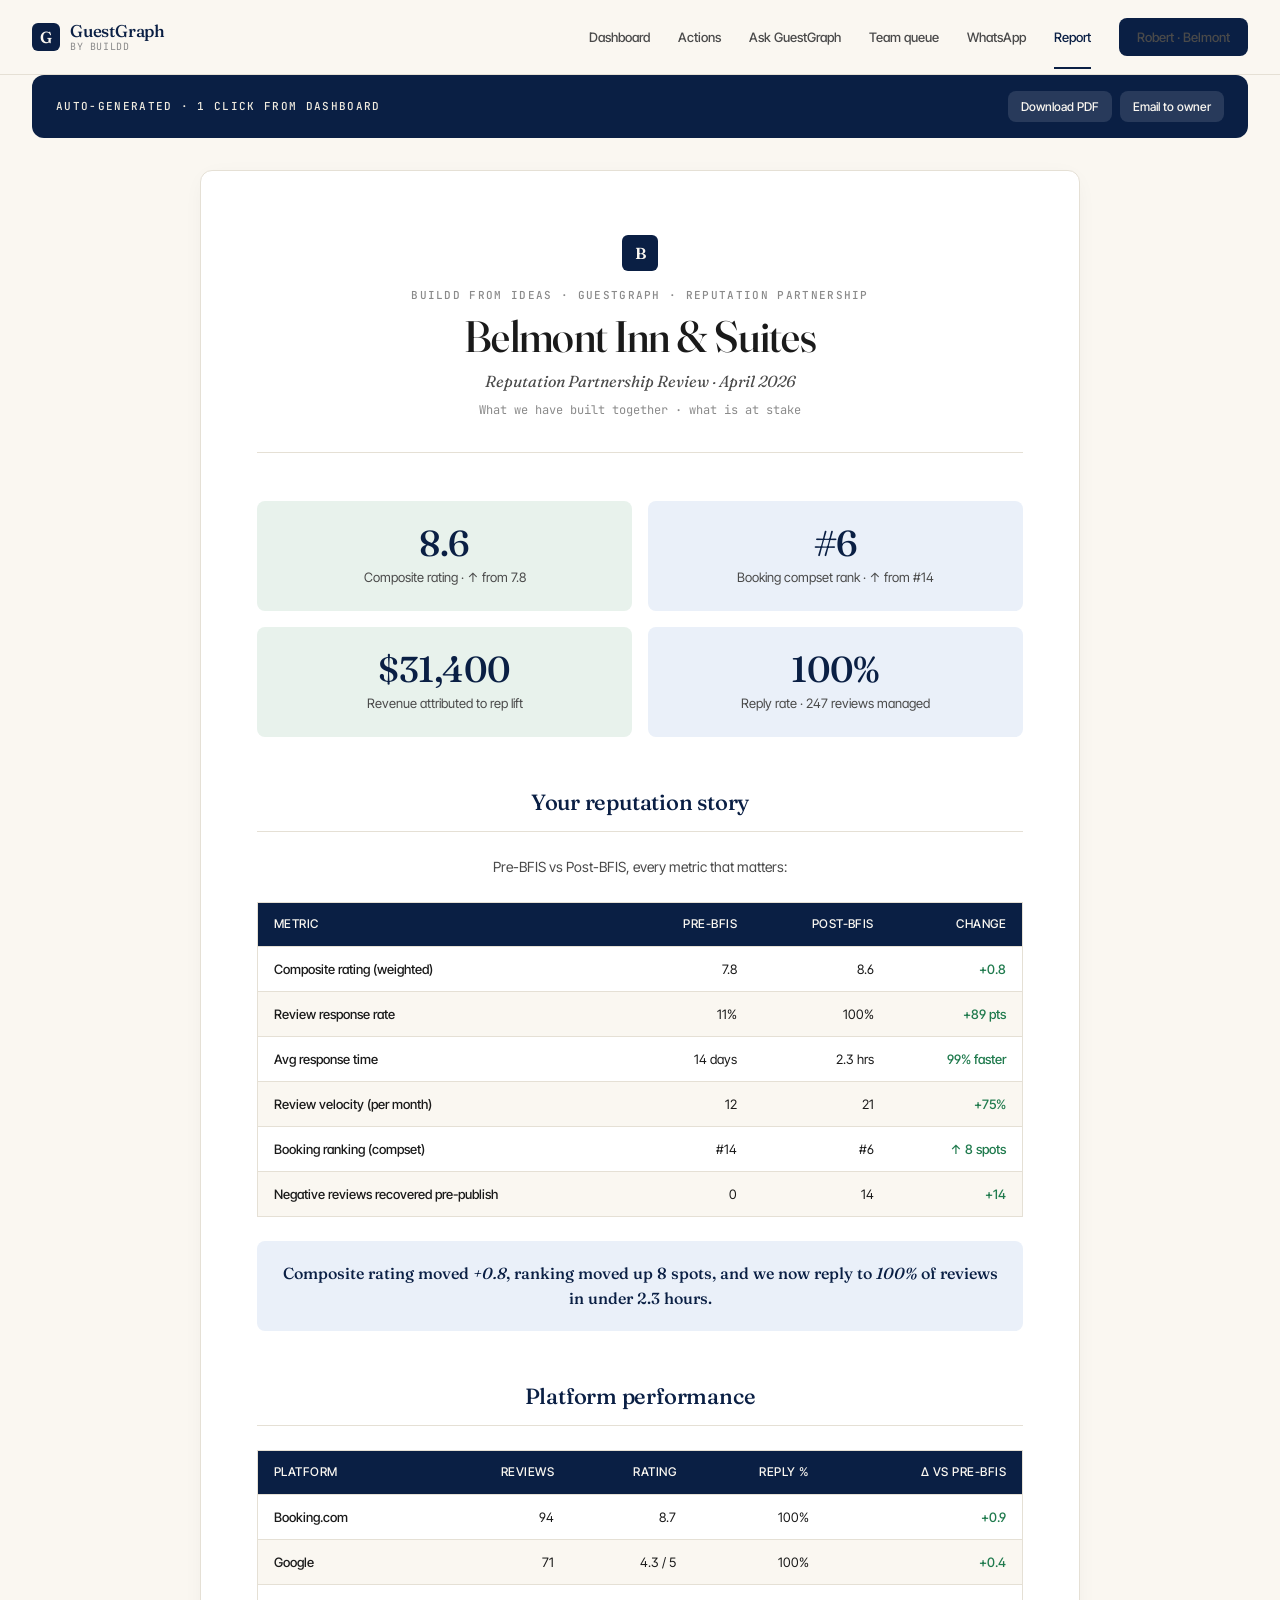
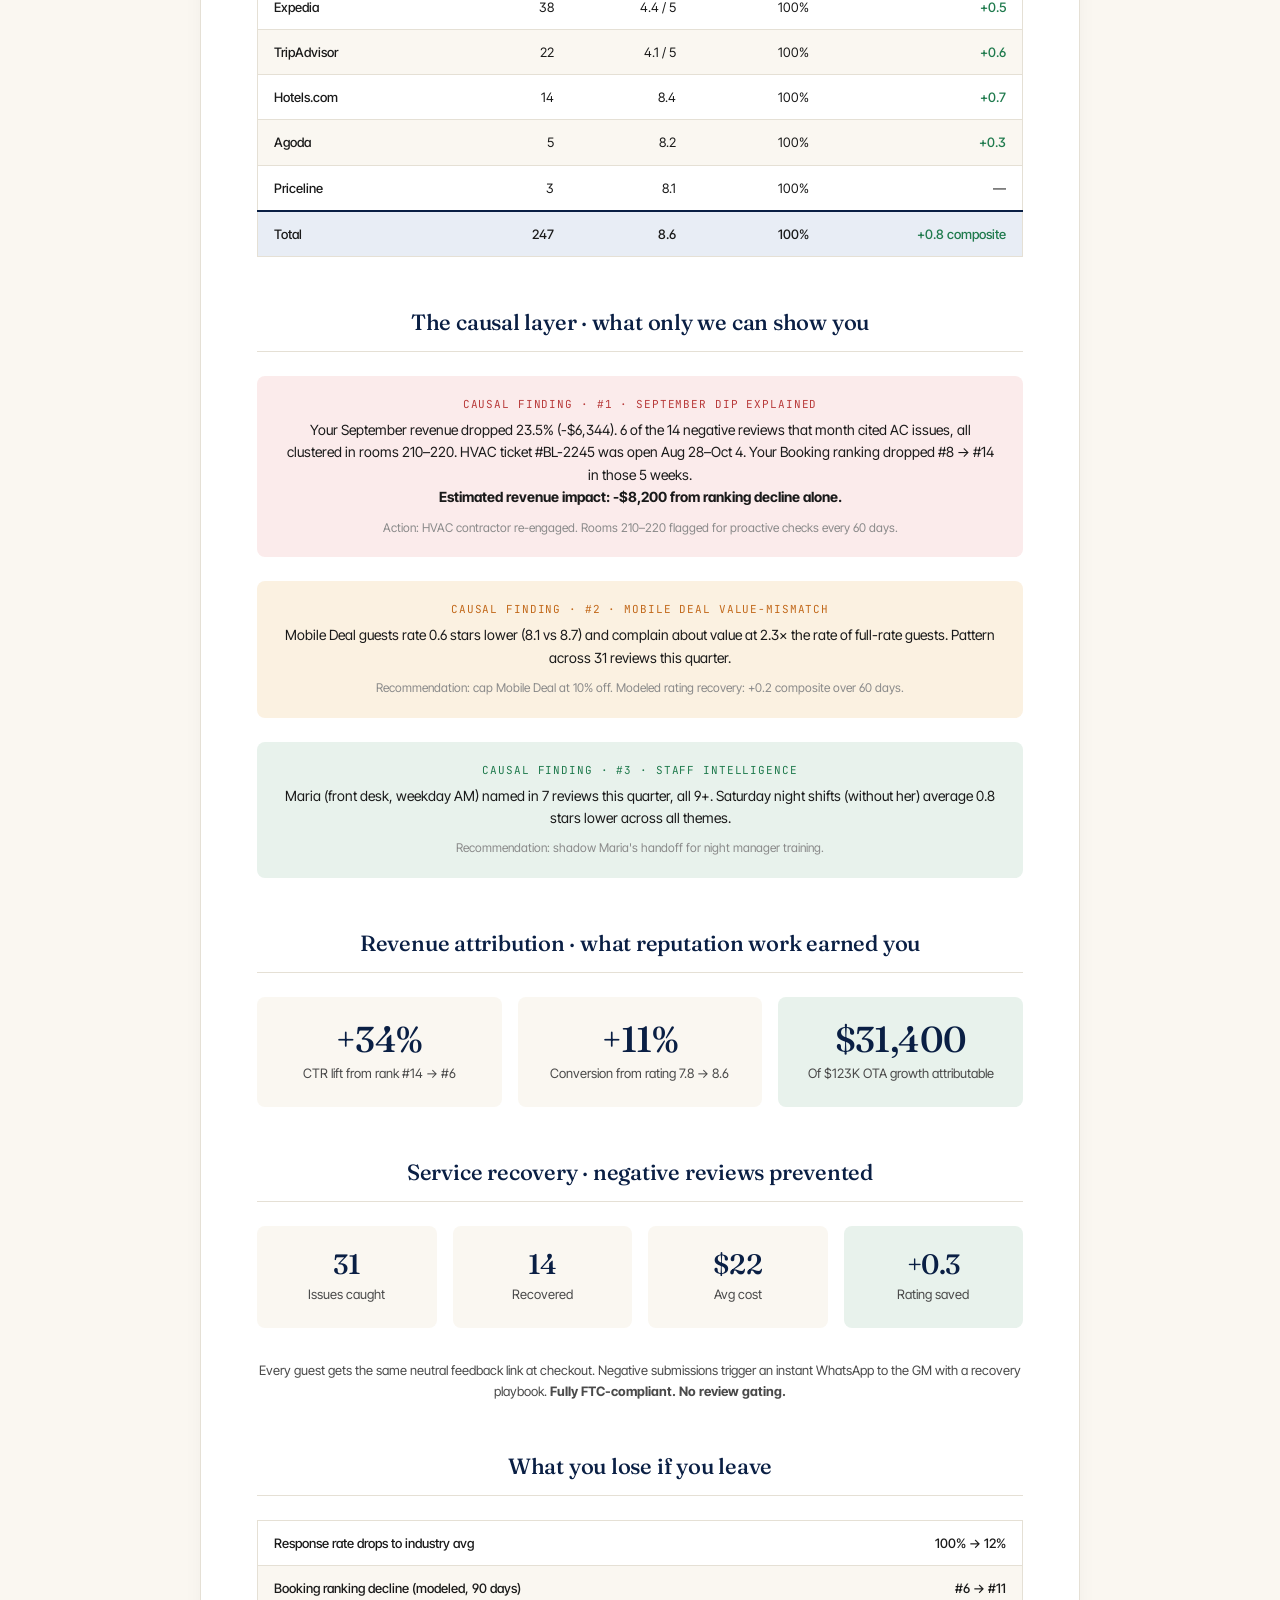
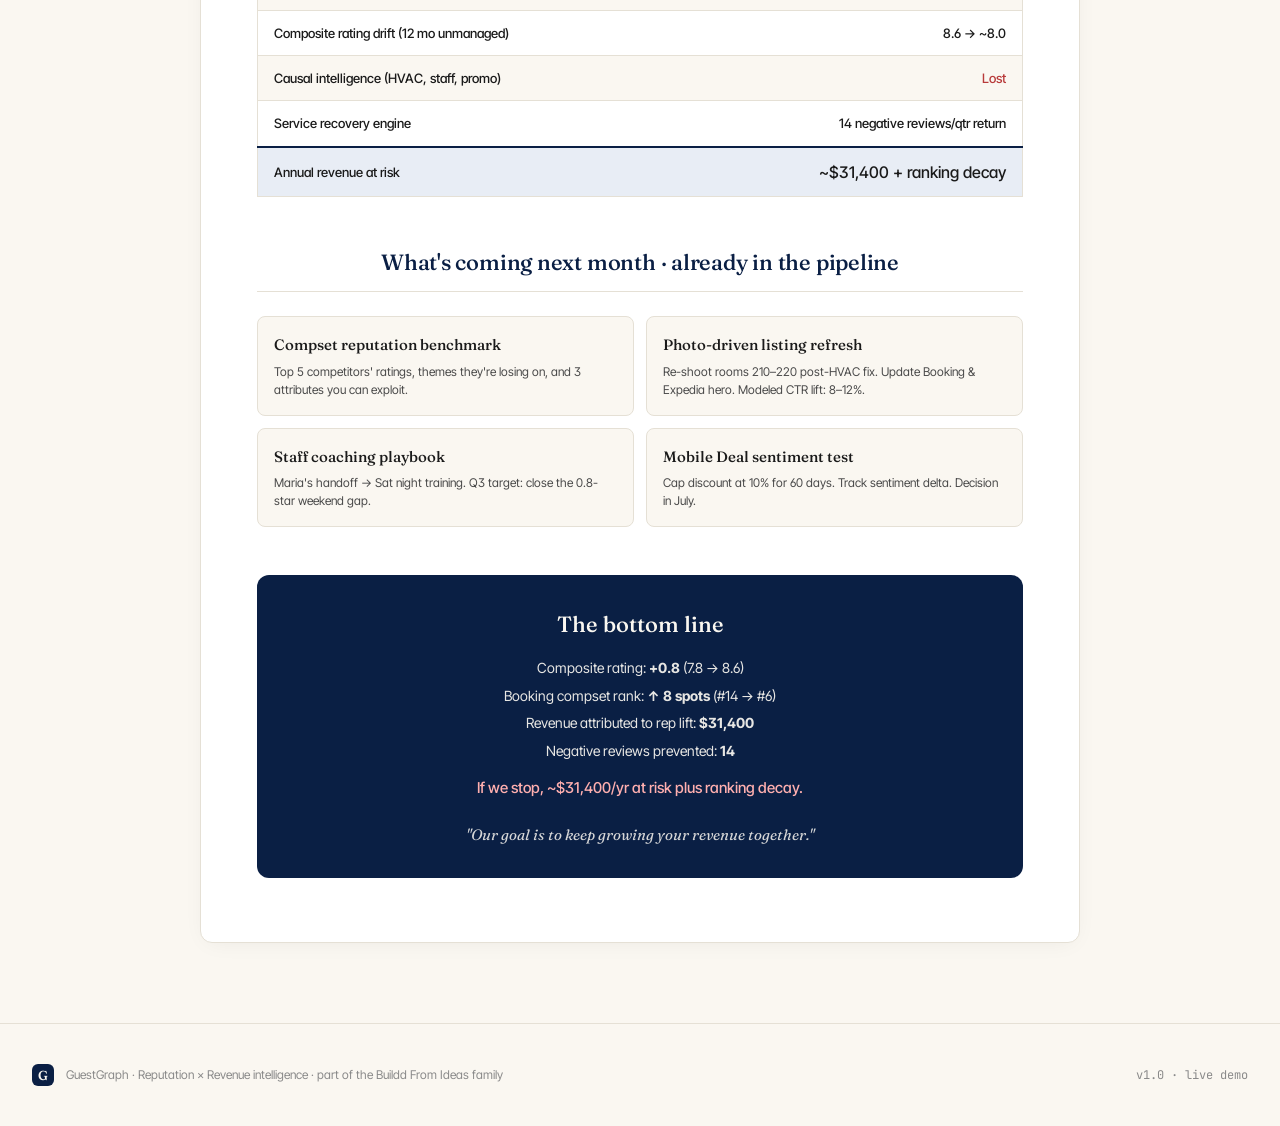
<file: pages/report.html>
<!DOCTYPE html>
<html lang="en">
<head>
<meta charset="UTF-8">
<meta name="viewport" content="width=device-width, initial-scale=1.0">
<title>Monthly Report · Belmont · GuestGraph</title>
<link rel="stylesheet" href="../assets/styles.css">
<script>const BASE = '../';</script>
<style>
  .report-doc {
    background: var(--white);
    max-width: 880px;
    margin: 32px auto 64px;
    padding: 64px 56px;
    border: 1px solid var(--line);
    border-radius: var(--radius-lg);
    box-shadow: 0 4px 24px -8px rgba(0,0,0,0.08);
  }
  .report-header {
    text-align: center;
    padding-bottom: 32px;
    border-bottom: 1px solid var(--line);
    margin-bottom: 48px;
  }
  .report-section {
    margin-bottom: 48px;
  }
  .report-section h2 {
    font-family: var(--font-display);
    font-size: 22px;
    font-weight: 500;
    color: var(--navy-900);
    text-align: center;
    padding-bottom: 12px;
    border-bottom: 1px solid var(--line);
    margin-bottom: 24px;
    letter-spacing: -0.01em;
  }
  .report-stats {
    display: grid;
    grid-template-columns: repeat(2, 1fr);
    gap: 16px;
    margin-bottom: 32px;
  }
  .report-stat-box {
    padding: 24px;
    border-radius: var(--radius-md);
    text-align: center;
  }
  .report-stat-box-green { background: var(--green-bg); }
  .report-stat-box-blue { background: var(--blue-bg); }
  .report-stat-value {
    font-family: var(--font-display);
    font-size: 36px;
    font-weight: 500;
    color: var(--navy-900);
    line-height: 1;
    letter-spacing: -0.015em;
  }
  .report-stat-label {
    font-size: 13px;
    color: var(--ink-soft);
    margin-top: 6px;
  }
  .report-table {
    width: 100%;
    border-collapse: collapse;
    font-size: 13px;
    border: 1px solid var(--line);
  }
  .report-table th {
    background: var(--navy-900);
    color: var(--cream);
    text-align: left;
    padding: 12px 16px;
    font-weight: 500;
    font-size: 12px;
    letter-spacing: 0.04em;
    text-transform: uppercase;
  }
  .report-table th:first-child { text-align: left; }
  .report-table th:not(:first-child) { text-align: right; }
  .report-table td {
    padding: 12px 16px;
    border-top: 1px solid var(--line);
    text-align: right;
  }
  .report-table td:first-child { text-align: left; font-weight: 500; }
  .report-table tr:nth-child(even) { background: var(--cream); }
  .report-table tr.total td { background: var(--navy-100); font-weight: 500; border-top: 2px solid var(--navy-900); }
  .delta-green-cell { color: var(--green); font-weight: 500; }
  .delta-red-cell { color: var(--red); font-weight: 500; }
  .callout-box {
    background: var(--blue-bg);
    border-radius: var(--radius-md);
    padding: 20px 24px;
    text-align: center;
    margin: 24px 0;
  }
  .callout-box-amber { background: var(--amber-bg); }
  .callout-box-red { background: var(--red-bg); }
  .next-up-grid {
    display: grid;
    grid-template-columns: 1fr 1fr;
    gap: 12px;
  }
  .next-up-item {
    background: var(--cream);
    padding: 16px;
    border-radius: var(--radius-md);
    border: 1px solid var(--line);
  }
  .report-bottom-line {
    background: var(--navy-900);
    color: var(--cream);
    padding: 32px;
    text-align: center;
    border-radius: var(--radius-lg);
  }
  .report-bottom-line h3 {
    font-family: var(--font-display);
    font-size: 22px;
    font-weight: 500;
    margin-bottom: 16px;
  }
  .report-bottom-line .stat-line {
    font-size: 14px;
    margin: 6px 0;
    opacity: 0.92;
  }
  .report-bottom-line .at-risk {
    color: #FFAFAF;
    font-weight: 500;
    margin-top: 14px;
  }
  .report-toolbar {
    background: var(--navy-900);
    color: var(--cream);
    padding: 16px 24px;
    border-radius: var(--radius-lg);
    display: flex;
    justify-content: space-between;
    align-items: center;
    margin-bottom: 16px;
  }
  @media print {
    .report-toolbar, #site-nav, #site-footer, nav { display: none; }
    .report-doc { box-shadow: none; border: none; }
    body { background: white; }
  }
</style>
</head>
<body data-page="report">

<div id="site-nav"></div>

<main class="container">
  <div class="report-toolbar">
    <div class="flex items-center gap-3">
      <span class="eyebrow" style="color: var(--cream-dark);">Auto-generated · 1 click from dashboard</span>
    </div>
    <div class="flex gap-2">
      <button class="btn btn-sm" style="background: rgba(255,255,255,0.12); color: var(--cream);" onclick="window.print()">Download PDF</button>
      <button class="btn btn-sm" style="background: rgba(255,255,255,0.12); color: var(--cream);">Email to owner</button>
    </div>
  </div>

  <div class="report-doc">
    <div class="report-header">
      <div class="logo-mark" style="margin: 0 auto 16px; width: 36px; height: 36px;">B</div>
      <div class="eyebrow mb-2">Buildd From Ideas · GuestGraph · Reputation Partnership</div>
      <h1 class="display-lg" style="margin-bottom: 8px;">Belmont Inn & Suites</h1>
      <div style="font-size: 16px; color: var(--ink-soft); font-style: italic; font-family: var(--font-display);">Reputation Partnership Review · April 2026</div>
      <div style="font-size: 12px; color: var(--ink-mute); margin-top: 8px; font-family: var(--font-mono);">What we have built together · what is at stake</div>
    </div>

    <div class="report-section">
      <div class="report-stats">
        <div class="report-stat-box report-stat-box-green">
          <div class="report-stat-value">8.6</div>
          <div class="report-stat-label">Composite rating · ↑ from 7.8</div>
        </div>
        <div class="report-stat-box report-stat-box-blue">
          <div class="report-stat-value">#6</div>
          <div class="report-stat-label">Booking compset rank · ↑ from #14</div>
        </div>
        <div class="report-stat-box report-stat-box-green">
          <div class="report-stat-value">$31,400</div>
          <div class="report-stat-label">Revenue attributed to rep lift</div>
        </div>
        <div class="report-stat-box report-stat-box-blue">
          <div class="report-stat-value">100%</div>
          <div class="report-stat-label">Reply rate · 247 reviews managed</div>
        </div>
      </div>
    </div>

    <div class="report-section">
      <h2>Your reputation story</h2>
      <p class="text-center text-soft mb-6" style="font-size: 14px;">Pre-BFIS vs Post-BFIS, every metric that matters:</p>
      <table class="report-table">
        <thead><tr><th>Metric</th><th>Pre-BFIS</th><th>Post-BFIS</th><th>Change</th></tr></thead>
        <tbody>
          <tr><td>Composite rating (weighted)</td><td>7.8</td><td>8.6</td><td class="delta-green-cell">+0.8</td></tr>
          <tr><td>Review response rate</td><td>11%</td><td>100%</td><td class="delta-green-cell">+89 pts</td></tr>
          <tr><td>Avg response time</td><td>14 days</td><td>2.3 hrs</td><td class="delta-green-cell">99% faster</td></tr>
          <tr><td>Review velocity (per month)</td><td>12</td><td>21</td><td class="delta-green-cell">+75%</td></tr>
          <tr><td>Booking ranking (compset)</td><td>#14</td><td>#6</td><td class="delta-green-cell">↑ 8 spots</td></tr>
          <tr><td>Negative reviews recovered pre-publish</td><td>0</td><td>14</td><td class="delta-green-cell">+14</td></tr>
        </tbody>
      </table>
      <div class="callout-box">
        <div style="font-size: 16px; font-family: var(--font-display); font-weight: 500; color: var(--navy-900);">Composite rating moved <em>+0.8</em>, ranking moved up 8 spots, and we now reply to <em>100%</em> of reviews in under 2.3 hours.</div>
      </div>
    </div>

    <div class="report-section">
      <h2>Platform performance</h2>
      <table class="report-table">
        <thead><tr><th>Platform</th><th>Reviews</th><th>Rating</th><th>Reply %</th><th>Δ vs Pre-BFIS</th></tr></thead>
        <tbody>
          <tr><td>Booking.com</td><td>94</td><td>8.7</td><td>100%</td><td class="delta-green-cell">+0.9</td></tr>
          <tr><td>Google</td><td>71</td><td>4.3 / 5</td><td>100%</td><td class="delta-green-cell">+0.4</td></tr>
          <tr><td>Expedia</td><td>38</td><td>4.4 / 5</td><td>100%</td><td class="delta-green-cell">+0.5</td></tr>
          <tr><td>TripAdvisor</td><td>22</td><td>4.1 / 5</td><td>100%</td><td class="delta-green-cell">+0.6</td></tr>
          <tr><td>Hotels.com</td><td>14</td><td>8.4</td><td>100%</td><td class="delta-green-cell">+0.7</td></tr>
          <tr><td>Agoda</td><td>5</td><td>8.2</td><td>100%</td><td class="delta-green-cell">+0.3</td></tr>
          <tr><td>Priceline</td><td>3</td><td>8.1</td><td>100%</td><td>—</td></tr>
          <tr class="total"><td>Total</td><td>247</td><td>8.6</td><td>100%</td><td class="delta-green-cell">+0.8 composite</td></tr>
        </tbody>
      </table>
    </div>

    <div class="report-section">
      <h2>The causal layer · what only we can show you</h2>

      <div class="callout-box-red callout-box">
        <div style="font-size: 11px; font-family: var(--font-mono); color: var(--red); letter-spacing: 0.08em; margin-bottom: 6px;">CAUSAL FINDING · #1 · SEPTEMBER DIP EXPLAINED</div>
        <div style="font-size: 14px; line-height: 1.6;">Your September revenue dropped 23.5% (-$6,344). 6 of the 14 negative reviews that month cited AC issues, all clustered in rooms 210–220. HVAC ticket #BL-2245 was open Aug 28–Oct 4. Your Booking ranking dropped #8 → #14 in those 5 weeks.<br><strong>Estimated revenue impact: -$8,200 from ranking decline alone.</strong></div>
        <div style="font-size: 12px; color: var(--ink-mute); margin-top: 10px;">Action: HVAC contractor re-engaged. Rooms 210–220 flagged for proactive checks every 60 days.</div>
      </div>

      <div class="callout-box-amber callout-box">
        <div style="font-size: 11px; font-family: var(--font-mono); color: var(--amber); letter-spacing: 0.08em; margin-bottom: 6px;">CAUSAL FINDING · #2 · MOBILE DEAL VALUE-MISMATCH</div>
        <div style="font-size: 14px; line-height: 1.6;">Mobile Deal guests rate 0.6 stars lower (8.1 vs 8.7) and complain about value at 2.3× the rate of full-rate guests. Pattern across 31 reviews this quarter.</div>
        <div style="font-size: 12px; color: var(--ink-mute); margin-top: 10px;">Recommendation: cap Mobile Deal at 10% off. Modeled rating recovery: +0.2 composite over 60 days.</div>
      </div>

      <div class="callout-box" style="background: var(--green-bg);">
        <div style="font-size: 11px; font-family: var(--font-mono); color: var(--green); letter-spacing: 0.08em; margin-bottom: 6px;">CAUSAL FINDING · #3 · STAFF INTELLIGENCE</div>
        <div style="font-size: 14px; line-height: 1.6;">Maria (front desk, weekday AM) named in 7 reviews this quarter, all 9+. Saturday night shifts (without her) average 0.8 stars lower across all themes.</div>
        <div style="font-size: 12px; color: var(--ink-mute); margin-top: 10px;">Recommendation: shadow Maria's handoff for night manager training.</div>
      </div>
    </div>

    <div class="report-section">
      <h2>Revenue attribution · what reputation work earned you</h2>
      <div class="report-stats" style="grid-template-columns: repeat(3, 1fr);">
        <div class="report-stat-box" style="background: var(--cream);">
          <div class="report-stat-value">+34%</div>
          <div class="report-stat-label">CTR lift from rank #14 → #6</div>
        </div>
        <div class="report-stat-box" style="background: var(--cream);">
          <div class="report-stat-value">+11%</div>
          <div class="report-stat-label">Conversion from rating 7.8 → 8.6</div>
        </div>
        <div class="report-stat-box" style="background: var(--green-bg);">
          <div class="report-stat-value">$31,400</div>
          <div class="report-stat-label">Of $123K OTA growth attributable</div>
        </div>
      </div>
    </div>

    <div class="report-section">
      <h2>Service recovery · negative reviews prevented</h2>
      <div class="report-stats" style="grid-template-columns: repeat(4, 1fr);">
        <div class="report-stat-box" style="background: var(--cream);"><div class="report-stat-value" style="font-size: 28px;">31</div><div class="report-stat-label">Issues caught</div></div>
        <div class="report-stat-box" style="background: var(--cream);"><div class="report-stat-value" style="font-size: 28px;">14</div><div class="report-stat-label">Recovered</div></div>
        <div class="report-stat-box" style="background: var(--cream);"><div class="report-stat-value" style="font-size: 28px;">$22</div><div class="report-stat-label">Avg cost</div></div>
        <div class="report-stat-box" style="background: var(--green-bg);"><div class="report-stat-value" style="font-size: 28px;">+0.3</div><div class="report-stat-label">Rating saved</div></div>
      </div>
      <p class="text-soft text-center mt-4" style="font-size: 13px;">Every guest gets the same neutral feedback link at checkout. Negative submissions trigger an instant WhatsApp to the GM with a recovery playbook. <strong>Fully FTC-compliant. No review gating.</strong></p>
    </div>

    <div class="report-section">
      <h2>What you lose if you leave</h2>
      <table class="report-table">
        <tbody>
          <tr><td>Response rate drops to industry avg</td><td colspan="3" style="font-weight: 500;">100% → 12%</td></tr>
          <tr><td>Booking ranking decline (modeled, 90 days)</td><td colspan="3" style="font-weight: 500;">#6 → #11</td></tr>
          <tr><td>Composite rating drift (12 mo unmanaged)</td><td colspan="3" style="font-weight: 500;">8.6 → ~8.0</td></tr>
          <tr><td>Causal intelligence (HVAC, staff, promo)</td><td colspan="3" style="font-weight: 500; color: var(--red);">Lost</td></tr>
          <tr><td>Service recovery engine</td><td colspan="3" style="font-weight: 500;">14 negative reviews/qtr return</td></tr>
          <tr class="total"><td>Annual revenue at risk</td><td colspan="3" style="font-size: 16px;">~$31,400 + ranking decay</td></tr>
        </tbody>
      </table>
    </div>

    <div class="report-section">
      <h2>What's coming next month · already in the pipeline</h2>
      <div class="next-up-grid">
        <div class="next-up-item">
          <div style="font-weight: 500; margin-bottom: 6px; font-family: var(--font-display);">Compset reputation benchmark</div>
          <div style="font-size: 12px; color: var(--ink-soft); line-height: 1.5;">Top 5 competitors' ratings, themes they're losing on, and 3 attributes you can exploit.</div>
        </div>
        <div class="next-up-item">
          <div style="font-weight: 500; margin-bottom: 6px; font-family: var(--font-display);">Photo-driven listing refresh</div>
          <div style="font-size: 12px; color: var(--ink-soft); line-height: 1.5;">Re-shoot rooms 210–220 post-HVAC fix. Update Booking & Expedia hero. Modeled CTR lift: 8–12%.</div>
        </div>
        <div class="next-up-item">
          <div style="font-weight: 500; margin-bottom: 6px; font-family: var(--font-display);">Staff coaching playbook</div>
          <div style="font-size: 12px; color: var(--ink-soft); line-height: 1.5;">Maria's handoff → Sat night training. Q3 target: close the 0.8-star weekend gap.</div>
        </div>
        <div class="next-up-item">
          <div style="font-weight: 500; margin-bottom: 6px; font-family: var(--font-display);">Mobile Deal sentiment test</div>
          <div style="font-size: 12px; color: var(--ink-soft); line-height: 1.5;">Cap discount at 10% for 60 days. Track sentiment delta. Decision in July.</div>
        </div>
      </div>
    </div>

    <div class="report-bottom-line">
      <h3>The bottom line</h3>
      <div class="stat-line">Composite rating: <strong>+0.8</strong> (7.8 → 8.6)</div>
      <div class="stat-line">Booking compset rank: <strong>↑ 8 spots</strong> (#14 → #6)</div>
      <div class="stat-line">Revenue attributed to rep lift: <strong>$31,400</strong></div>
      <div class="stat-line">Negative reviews prevented: <strong>14</strong></div>
      <div class="at-risk">If we stop, ~$31,400/yr at risk plus ranking decay.</div>
      <div style="margin-top: 24px; font-style: italic; opacity: 0.85; font-family: var(--font-display);">"Our goal is to keep growing your revenue together."</div>
    </div>
  </div>
</main>

<div id="site-footer"></div>
<script src="../assets/chrome.js"></script>
</body>
</html>
</file>
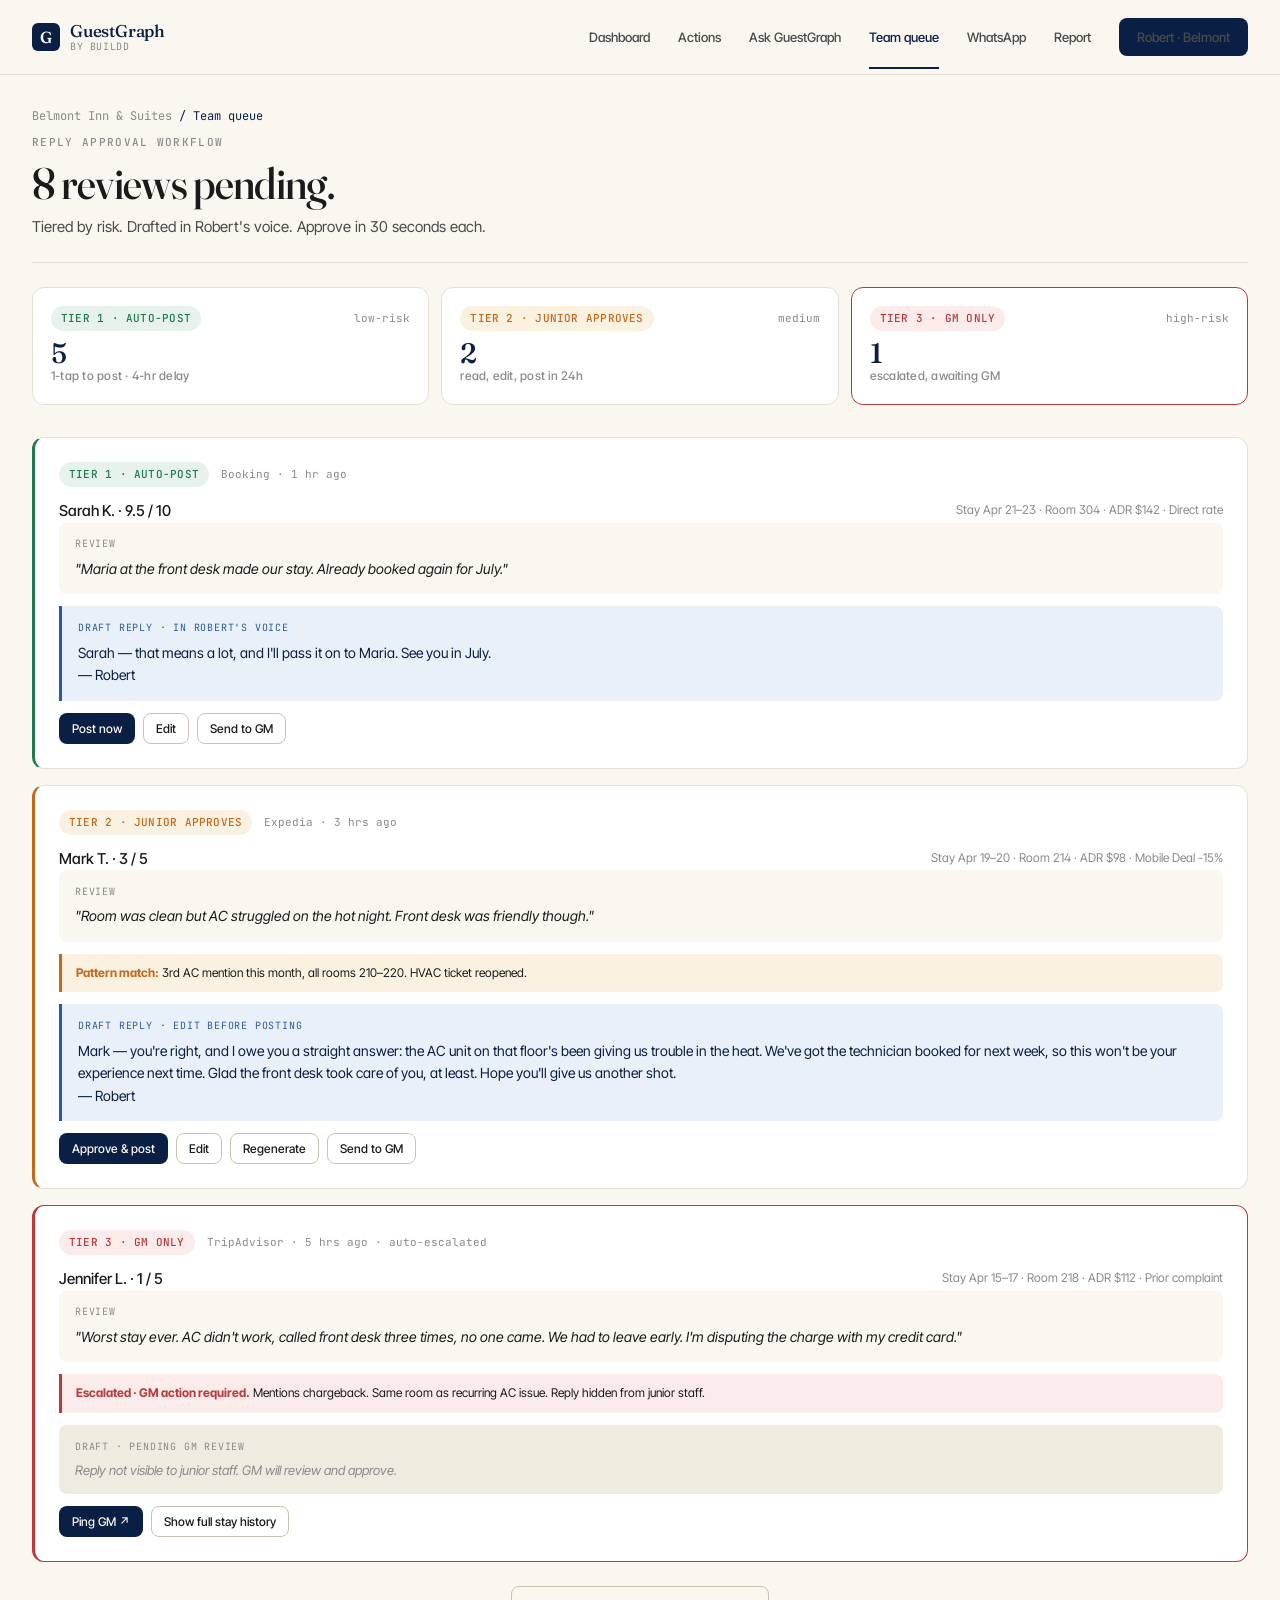
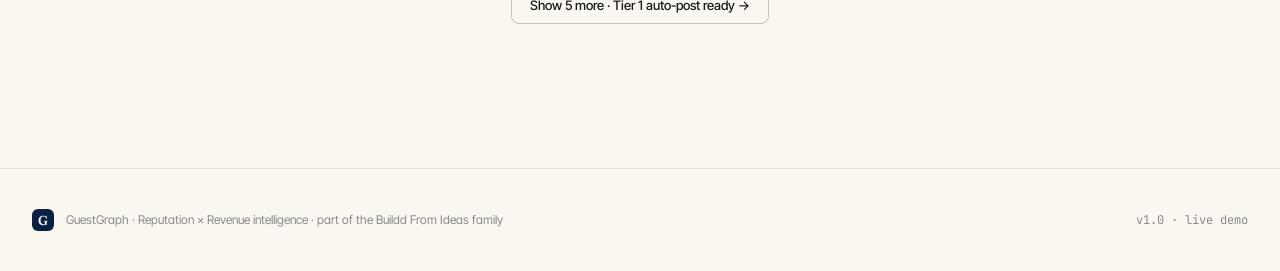
<file: pages/team.html>
<!DOCTYPE html>
<html lang="en">
<head>
<meta charset="UTF-8">
<meta name="viewport" content="width=device-width, initial-scale=1.0">
<title>Team queue · Belmont · GuestGraph</title>
<link rel="stylesheet" href="../assets/styles.css">
<script>const BASE = '../';</script>
<style>
  .queue-hero { padding: 32px 0 24px; border-bottom: 1px solid var(--line); }
  .tier-summary {
    display: grid;
    grid-template-columns: repeat(3, 1fr);
    gap: 12px;
    margin: 24px 0;
  }
  .tier-card {
    background: var(--white);
    border: 1px solid var(--line);
    border-radius: var(--radius-lg);
    padding: 18px;
  }
  .review-card {
    background: var(--white);
    border: 1px solid var(--line);
    border-radius: var(--radius-lg);
    padding: 24px;
    margin-bottom: 16px;
  }
  .review-card.tier-3 { border-color: var(--red); border-left: 3px solid var(--red); }
  .review-card.tier-2 { border-left: 3px solid var(--amber); }
  .review-card.tier-1 { border-left: 3px solid var(--green); }
  .review-meta {
    display: flex;
    gap: 12px;
    align-items: center;
    margin-bottom: 12px;
    flex-wrap: wrap;
  }
  .review-text {
    background: var(--cream);
    padding: 14px 16px;
    border-radius: var(--radius-md);
    margin-bottom: 12px;
  }
  .review-text-label {
    font-family: var(--font-mono);
    font-size: 10px;
    color: var(--ink-mute);
    letter-spacing: 0.08em;
    margin-bottom: 6px;
    text-transform: uppercase;
  }
  .draft-reply {
    background: var(--blue-bg);
    border-left: 3px solid var(--blue-accent);
    padding: 14px 16px;
    border-radius: 0 var(--radius-md) var(--radius-md) 0;
    margin-bottom: 12px;
  }
  .draft-reply .review-text-label { color: var(--blue-accent); }
  .pattern-flag {
    background: var(--amber-bg);
    border-left: 3px solid var(--amber);
    padding: 10px 14px;
    border-radius: 0 var(--radius-md) var(--radius-md) 0;
    margin-bottom: 12px;
    font-size: 12px;
  }
  .escalation-flag {
    background: var(--red-bg);
    border-left: 3px solid var(--red);
    padding: 10px 14px;
    border-radius: 0 var(--radius-md) var(--radius-md) 0;
    margin-bottom: 12px;
    font-size: 12px;
  }
  .stay-context { font-size: 12px; color: var(--ink-mute); }
</style>
</head>
<body data-page="team">

<div id="site-nav"></div>

<main class="container">
  <section class="queue-hero">
    <div class="breadcrumb mono" style="color: var(--ink-mute); margin-bottom: 8px;">Belmont Inn & Suites <span style="color: var(--navy-900);">/ Team queue</span></div>
    <div class="flex justify-between items-center" style="flex-wrap: wrap; gap: 16px;">
      <div>
        <div class="eyebrow mb-2">Reply approval workflow</div>
        <h1 class="display-lg">8 reviews pending.</h1>
        <p class="text-soft mt-2">Tiered by risk. Drafted in Robert's voice. Approve in 30 seconds each.</p>
      </div>
    </div>
  </section>

  <div class="tier-summary">
    <div class="tier-card">
      <div class="flex items-center justify-between">
        <span class="pill pill-green">Tier 1 · auto-post</span>
        <span class="mono text-mute" style="font-size: 11px;">low-risk</span>
      </div>
      <div class="stat-value mt-2" style="font-size: 28px;">5</div>
      <div class="stat-label mt-1">1-tap to post · 4-hr delay</div>
    </div>
    <div class="tier-card">
      <div class="flex items-center justify-between">
        <span class="pill pill-amber">Tier 2 · junior approves</span>
        <span class="mono text-mute" style="font-size: 11px;">medium</span>
      </div>
      <div class="stat-value mt-2" style="font-size: 28px;">2</div>
      <div class="stat-label mt-1">read, edit, post in 24h</div>
    </div>
    <div class="tier-card" style="border-color: var(--red);">
      <div class="flex items-center justify-between">
        <span class="pill pill-red">Tier 3 · GM only</span>
        <span class="mono text-mute" style="font-size: 11px;">high-risk</span>
      </div>
      <div class="stat-value mt-2" style="font-size: 28px;">1</div>
      <div class="stat-label mt-1">escalated, awaiting GM</div>
    </div>
  </div>

  <section style="padding: 8px 0 64px;">
    <div class="review-card tier-1">
      <div class="review-meta">
        <span class="pill pill-green">Tier 1 · auto-post</span>
        <span class="mono text-mute" style="font-size: 11px;">Booking · 1 hr ago</span>
      </div>
      <div class="flex items-center justify-between mb-3" style="flex-wrap: wrap; gap: 8px;">
        <div style="font-weight: 500;">Sarah K. · 9.5 / 10</div>
        <div class="stay-context">Stay Apr 21–23 · Room 304 · ADR $142 · Direct rate</div>
      </div>
      <div class="review-text">
        <div class="review-text-label">Review</div>
        <div style="font-size: 14px; line-height: 1.6; font-style: italic;">"Maria at the front desk made our stay. Already booked again for July."</div>
      </div>
      <div class="draft-reply">
        <div class="review-text-label">Draft reply · in Robert's voice</div>
        <div style="font-size: 14px; line-height: 1.6; color: var(--navy-900);">Sarah — that means a lot, and I'll pass it on to Maria. See you in July.<br>— Robert</div>
      </div>
      <div class="flex gap-2">
        <button class="btn btn-primary btn-sm">Post now</button>
        <button class="btn btn-secondary btn-sm">Edit</button>
        <button class="btn btn-secondary btn-sm">Send to GM</button>
      </div>
    </div>

    <div class="review-card tier-2">
      <div class="review-meta">
        <span class="pill pill-amber">Tier 2 · junior approves</span>
        <span class="mono text-mute" style="font-size: 11px;">Expedia · 3 hrs ago</span>
      </div>
      <div class="flex items-center justify-between mb-3" style="flex-wrap: wrap; gap: 8px;">
        <div style="font-weight: 500;">Mark T. · 3 / 5</div>
        <div class="stay-context">Stay Apr 19–20 · Room 214 · ADR $98 · Mobile Deal -15%</div>
      </div>
      <div class="review-text">
        <div class="review-text-label">Review</div>
        <div style="font-size: 14px; line-height: 1.6; font-style: italic;">"Room was clean but AC struggled on the hot night. Front desk was friendly though."</div>
      </div>
      <div class="pattern-flag">
        <strong style="color: var(--amber);">Pattern match:</strong> 3rd AC mention this month, all rooms 210–220. HVAC ticket reopened.
      </div>
      <div class="draft-reply">
        <div class="review-text-label">Draft reply · edit before posting</div>
        <div style="font-size: 14px; line-height: 1.6; color: var(--navy-900);">Mark — you're right, and I owe you a straight answer: the AC unit on that floor's been giving us trouble in the heat. We've got the technician booked for next week, so this won't be your experience next time. Glad the front desk took care of you, at least. Hope you'll give us another shot.<br>— Robert</div>
      </div>
      <div class="flex gap-2 flex-wrap">
        <button class="btn btn-primary btn-sm">Approve & post</button>
        <button class="btn btn-secondary btn-sm">Edit</button>
        <button class="btn btn-secondary btn-sm">Regenerate</button>
        <button class="btn btn-secondary btn-sm">Send to GM</button>
      </div>
    </div>

    <div class="review-card tier-3">
      <div class="review-meta">
        <span class="pill pill-red">Tier 3 · GM only</span>
        <span class="mono text-mute" style="font-size: 11px;">TripAdvisor · 5 hrs ago · auto-escalated</span>
      </div>
      <div class="flex items-center justify-between mb-3" style="flex-wrap: wrap; gap: 8px;">
        <div style="font-weight: 500;">Jennifer L. · 1 / 5</div>
        <div class="stay-context">Stay Apr 15–17 · Room 218 · ADR $112 · Prior complaint</div>
      </div>
      <div class="review-text">
        <div class="review-text-label">Review</div>
        <div style="font-size: 14px; line-height: 1.6; font-style: italic;">"Worst stay ever. AC didn't work, called front desk three times, no one came. We had to leave early. I'm disputing the charge with my credit card."</div>
      </div>
      <div class="escalation-flag">
        <strong style="color: var(--red);">Escalated · GM action required.</strong> Mentions chargeback. Same room as recurring AC issue. Reply hidden from junior staff.
      </div>
      <div class="review-text" style="background: var(--cream-dark);">
        <div class="review-text-label">Draft · pending GM review</div>
        <div style="font-size: 13px; color: var(--ink-mute); font-style: italic;">Reply not visible to junior staff. GM will review and approve.</div>
      </div>
      <div class="flex gap-2">
        <button class="btn btn-primary btn-sm">Ping GM ↗</button>
        <button class="btn btn-secondary btn-sm">Show full stay history</button>
      </div>
    </div>

    <div class="text-center mt-6">
      <button class="btn btn-secondary">Show 5 more · Tier 1 auto-post ready →</button>
    </div>
  </section>
</main>

<div id="site-footer"></div>
<script src="../assets/chrome.js"></script>
</body>
</html>
</file>
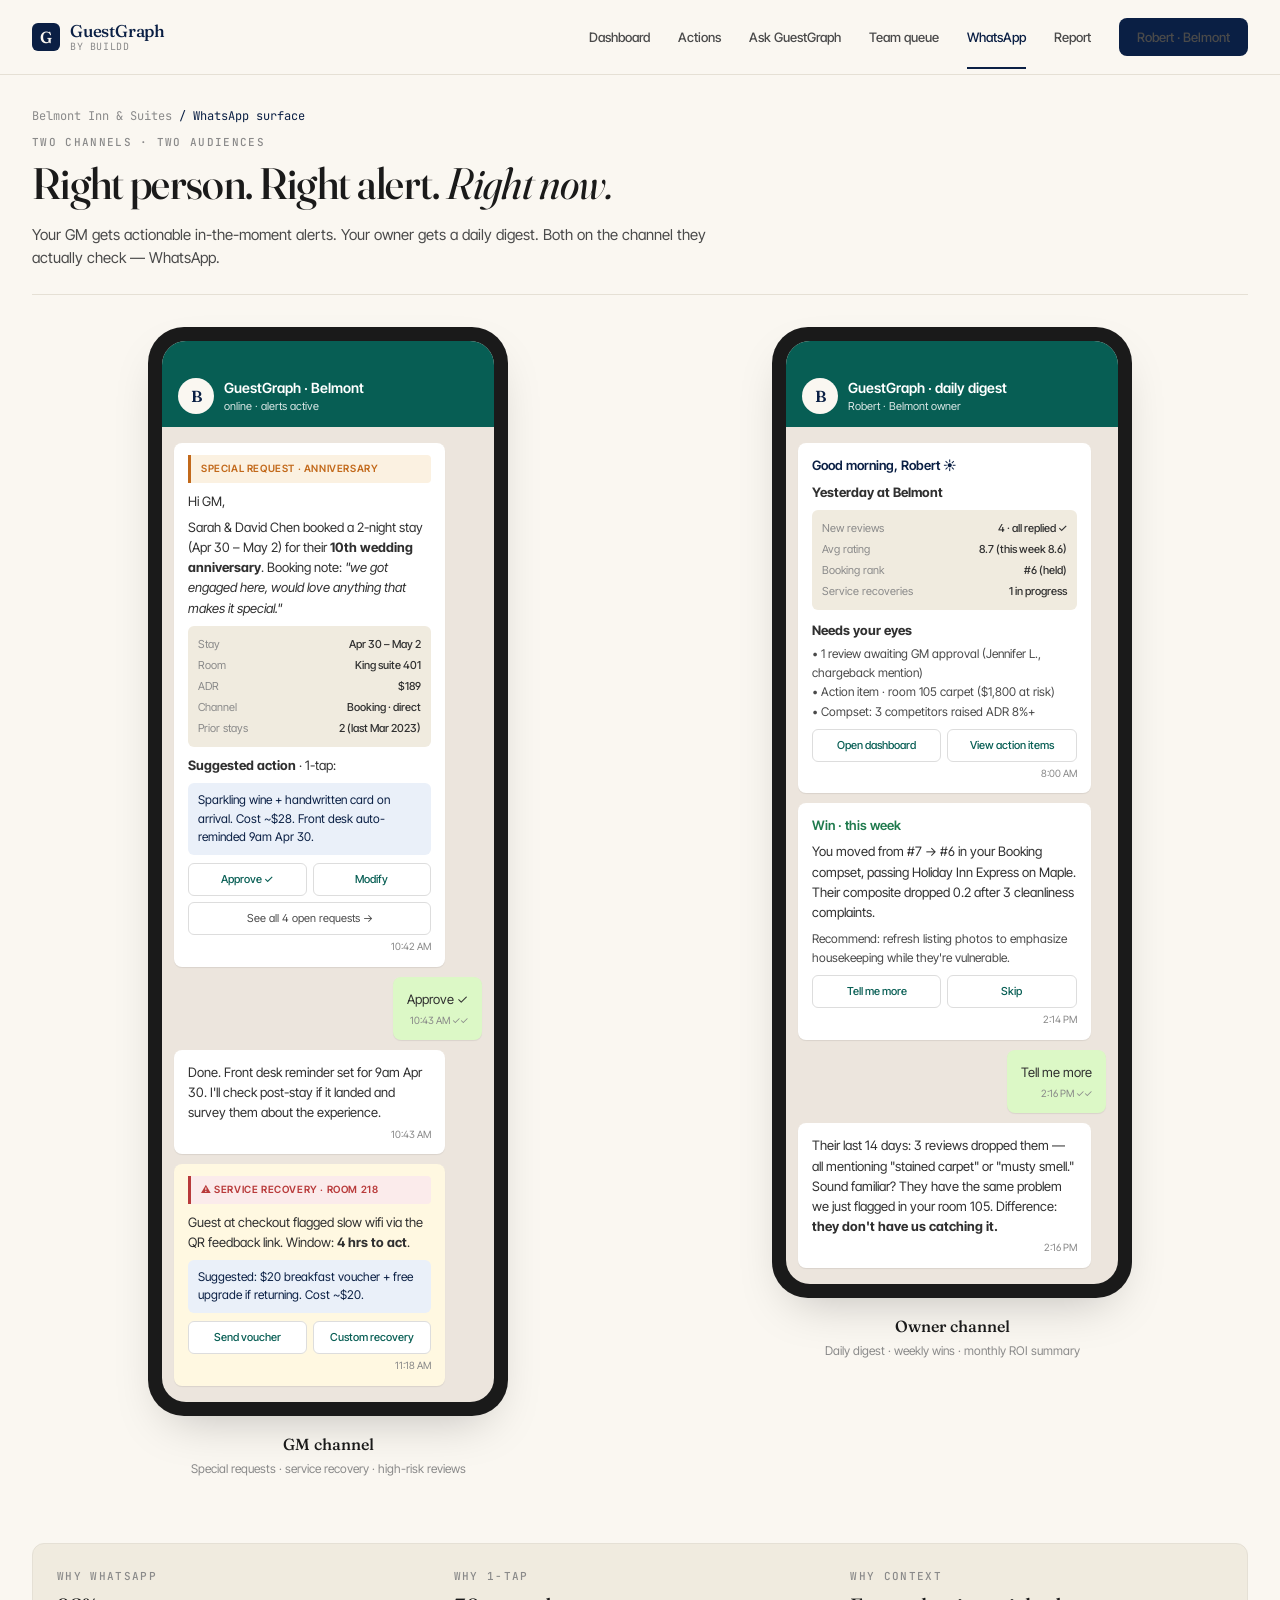
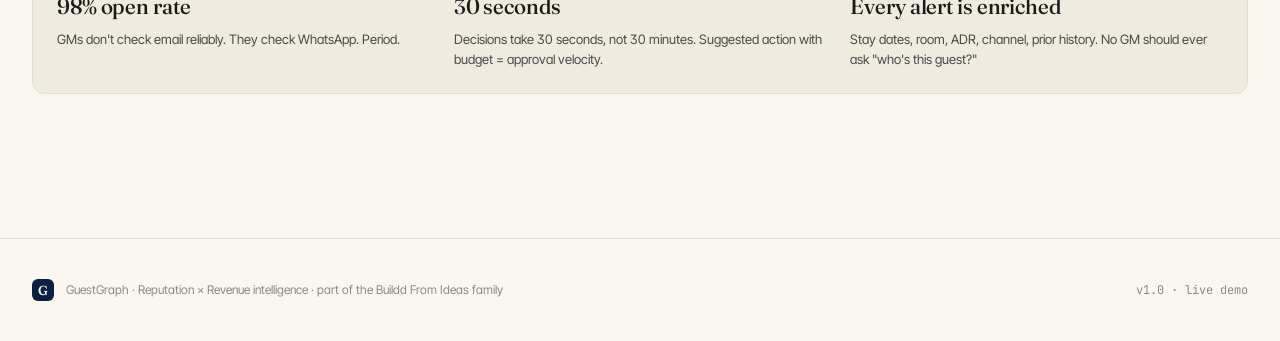
<file: pages/whatsapp.html>
<!DOCTYPE html>
<html lang="en">
<head>
<meta charset="UTF-8">
<meta name="viewport" content="width=device-width, initial-scale=1.0">
<title>WhatsApp · Belmont · GuestGraph</title>
<link rel="stylesheet" href="../assets/styles.css">
<script>const BASE = '../';</script>
<style>
  .wa-hero { padding: 32px 0 24px; border-bottom: 1px solid var(--line); }
  .phones-grid {
    display: grid;
    grid-template-columns: 1fr 1fr;
    gap: 32px;
    padding: 32px 0;
  }
  .phone-frame {
    max-width: 360px;
    margin: 0 auto;
    background: #1A1A1A;
    border-radius: 36px;
    padding: 14px;
    box-shadow: 0 20px 50px -20px rgba(0,0,0,0.25);
  }
  .phone-screen {
    background: #ECE5DD;
    border-radius: 24px;
    overflow: hidden;
    min-height: 640px;
  }
  .wa-header {
    background: #075E54;
    color: white;
    padding: 36px 16px 12px;
    display: flex;
    align-items: center;
    gap: 10px;
  }
  .wa-avatar {
    width: 36px; height: 36px;
    background: var(--cream);
    color: var(--navy-900);
    border-radius: 50%;
    display: flex;
    align-items: center;
    justify-content: center;
    font-family: var(--font-display);
    font-weight: 600;
    font-size: 16px;
  }
  .wa-thread {
    padding: 16px 12px;
    display: flex;
    flex-direction: column;
    gap: 10px;
  }
  .wa-msg {
    background: white;
    border-radius: 8px;
    padding: 12px 14px;
    max-width: 88%;
    align-self: flex-start;
    font-size: 13px;
    line-height: 1.55;
    box-shadow: 0 1px 1px rgba(0,0,0,0.08);
    color: #303030;
  }
  .wa-msg-self {
    align-self: flex-end;
    background: #DCF8C6;
  }
  .wa-time {
    font-size: 10px;
    color: #888;
    text-align: right;
    margin-top: 4px;
  }
  .wa-alert-header {
    background: var(--amber-bg);
    border-left: 3px solid var(--amber);
    padding: 6px 10px;
    border-radius: 0 4px 4px 0;
    margin-bottom: 8px;
    font-size: 10px;
    color: var(--amber);
    font-weight: 600;
    letter-spacing: 0.06em;
    text-transform: uppercase;
  }
  .wa-context-table {
    background: var(--cream-dark);
    border-radius: 6px;
    padding: 8px 10px;
    margin: 8px 0;
    font-size: 11px;
  }
  .wa-context-table div {
    display: flex;
    justify-content: space-between;
    padding: 2px 0;
  }
  .wa-context-table div span:first-child { color: var(--ink-mute); }
  .wa-context-table div span:last-child { font-weight: 500; }
  .wa-action {
    background: var(--blue-bg);
    border-radius: 6px;
    padding: 8px 10px;
    margin: 8px 0;
    font-size: 12px;
    color: var(--navy-900);
  }
  .wa-buttons {
    display: grid;
    grid-template-columns: 1fr 1fr;
    gap: 6px;
    margin-top: 8px;
  }
  .wa-btn {
    background: white;
    border: 1px solid #ddd;
    padding: 7px 8px;
    border-radius: 6px;
    font-size: 11px;
    font-weight: 500;
    color: #075E54;
    text-align: center;
    cursor: pointer;
  }
  .wa-btn-secondary {
    background: white;
    border: 1px solid #ddd;
    padding: 7px;
    border-radius: 6px;
    font-size: 11px;
    color: var(--ink-soft);
    text-align: center;
    width: 100%;
    margin-top: 6px;
    cursor: pointer;
  }
  .phone-label {
    text-align: center;
    margin-top: 16px;
    font-family: var(--font-display);
    font-size: 16px;
    font-weight: 500;
  }
  .phone-sublabel {
    text-align: center;
    font-size: 12px;
    color: var(--ink-mute);
    margin-top: 4px;
  }
  @media (max-width: 768px) {
    .phones-grid { grid-template-columns: 1fr; }
  }
</style>
</head>
<body data-page="whatsapp">

<div id="site-nav"></div>

<main class="container">
  <section class="wa-hero">
    <div class="breadcrumb mono" style="color: var(--ink-mute); margin-bottom: 8px;">Belmont Inn & Suites <span style="color: var(--navy-900);">/ WhatsApp surface</span></div>
    <div>
      <div class="eyebrow mb-2">Two channels · two audiences</div>
      <h1 class="display-lg mb-4">Right person. Right alert. <span class="italic">Right now.</span></h1>
      <p class="text-soft" style="max-width: 720px;">Your GM gets actionable in-the-moment alerts. Your owner gets a daily digest. Both on the channel they actually check — WhatsApp.</p>
    </div>
  </section>

  <div class="phones-grid">
    <div>
      <div class="phone-frame">
        <div class="phone-screen">
          <div class="wa-header">
            <div class="wa-avatar">B</div>
            <div>
              <div style="font-weight: 600; font-size: 14px;">GuestGraph · Belmont</div>
              <div style="font-size: 11px; opacity: 0.85;">online · alerts active</div>
            </div>
          </div>
          <div class="wa-thread">
            <div class="wa-msg">
              <div class="wa-alert-header">Special request · anniversary</div>
              <div>Hi GM,</div>
              <div style="margin-top: 6px;">Sarah & David Chen booked a 2-night stay (Apr 30 – May 2) for their <strong>10th wedding anniversary</strong>. Booking note: <em>"we got engaged here, would love anything that makes it special."</em></div>

              <div class="wa-context-table">
                <div><span>Stay</span><span>Apr 30 – May 2</span></div>
                <div><span>Room</span><span>King suite 401</span></div>
                <div><span>ADR</span><span>$189</span></div>
                <div><span>Channel</span><span>Booking · direct</span></div>
                <div><span>Prior stays</span><span>2 (last Mar 2023)</span></div>
              </div>

              <div style="margin-top: 8px;"><strong>Suggested action</strong> · 1-tap:</div>
              <div class="wa-action">Sparkling wine + handwritten card on arrival. Cost ~$28. Front desk auto-reminded 9am Apr 30.</div>

              <div class="wa-buttons">
                <div class="wa-btn">Approve ✓</div>
                <div class="wa-btn">Modify</div>
              </div>
              <div class="wa-btn-secondary">See all 4 open requests →</div>
              <div class="wa-time">10:42 AM</div>
            </div>

            <div class="wa-msg wa-msg-self">
              Approve ✓
              <div class="wa-time">10:43 AM ✓✓</div>
            </div>

            <div class="wa-msg">
              Done. Front desk reminder set for 9am Apr 30. I'll check post-stay if it landed and survey them about the experience.
              <div class="wa-time">10:43 AM</div>
            </div>

            <div class="wa-msg" style="background: #FFF8E1;">
              <div class="wa-alert-header" style="background: var(--red-bg); color: var(--red); border-left-color: var(--red);">⚠ Service recovery · room 218</div>
              <div>Guest at checkout flagged slow wifi via the QR feedback link. Window: <strong>4 hrs to act</strong>.</div>
              <div class="wa-action">Suggested: $20 breakfast voucher + free upgrade if returning. Cost ~$20.</div>
              <div class="wa-buttons">
                <div class="wa-btn">Send voucher</div>
                <div class="wa-btn">Custom recovery</div>
              </div>
              <div class="wa-time">11:18 AM</div>
            </div>
          </div>
        </div>
      </div>
      <div class="phone-label">GM channel</div>
      <div class="phone-sublabel">Special requests · service recovery · high-risk reviews</div>
    </div>

    <div>
      <div class="phone-frame">
        <div class="phone-screen">
          <div class="wa-header">
            <div class="wa-avatar">B</div>
            <div>
              <div style="font-weight: 600; font-size: 14px;">GuestGraph · daily digest</div>
              <div style="font-size: 11px; opacity: 0.85;">Robert · Belmont owner</div>
            </div>
          </div>
          <div class="wa-thread">
            <div class="wa-msg" style="max-width: 95%;">
              <div style="font-weight: 600; font-size: 13px; color: var(--navy-900); margin-bottom: 6px;">Good morning, Robert ☀</div>
              <div style="margin-bottom: 8px;"><strong>Yesterday at Belmont</strong></div>

              <div class="wa-context-table">
                <div><span>New reviews</span><span>4 · all replied ✓</span></div>
                <div><span>Avg rating</span><span>8.7 (this week 8.6)</span></div>
                <div><span>Booking rank</span><span>#6 (held)</span></div>
                <div><span>Service recoveries</span><span>1 in progress</span></div>
              </div>

              <div style="margin: 10px 0 4px;"><strong>Needs your eyes</strong></div>
              <div style="font-size: 12px; color: var(--ink-soft); line-height: 1.6;">• 1 review awaiting GM approval (Jennifer L., chargeback mention)<br>• Action item · room 105 carpet ($1,800 at risk)<br>• Compset: 3 competitors raised ADR 8%+</div>

              <div class="wa-buttons">
                <div class="wa-btn">Open dashboard</div>
                <div class="wa-btn">View action items</div>
              </div>
              <div class="wa-time">8:00 AM</div>
            </div>

            <div class="wa-msg" style="max-width: 95%;">
              <div style="font-weight: 600; font-size: 13px; color: var(--green); margin-bottom: 6px;">Win · this week</div>
              <div>You moved from #7 → #6 in your Booking compset, passing Holiday Inn Express on Maple. Their composite dropped 0.2 after 3 cleanliness complaints.</div>
              <div style="margin-top: 8px; font-size: 12px; color: var(--ink-soft);">Recommend: refresh listing photos to emphasize housekeeping while they're vulnerable.</div>
              <div class="wa-buttons">
                <div class="wa-btn">Tell me more</div>
                <div class="wa-btn">Skip</div>
              </div>
              <div class="wa-time">2:14 PM</div>
            </div>

            <div class="wa-msg wa-msg-self">
              Tell me more
              <div class="wa-time">2:16 PM ✓✓</div>
            </div>

            <div class="wa-msg" style="max-width: 95%;">
              Their last 14 days: 3 reviews dropped them — all mentioning "stained carpet" or "musty smell." Sound familiar? They have the same problem we just flagged in your room 105. Difference: <strong>they don't have us catching it.</strong>
              <div class="wa-time">2:16 PM</div>
            </div>
          </div>
        </div>
      </div>
      <div class="phone-label">Owner channel</div>
      <div class="phone-sublabel">Daily digest · weekly wins · monthly ROI summary</div>
    </div>
  </div>

  <section style="padding: 32px 0 64px;">
    <div class="card card-padded" style="background: var(--cream-dark);">
      <div class="grid grid-3 gap-6">
        <div>
          <div class="eyebrow mb-2">Why WhatsApp</div>
          <h3 class="display-sm mb-2">98% open rate</h3>
          <p class="text-soft" style="font-size: 13px;">GMs don't check email reliably. They check WhatsApp. Period.</p>
        </div>
        <div>
          <div class="eyebrow mb-2">Why 1-tap</div>
          <h3 class="display-sm mb-2">30 seconds</h3>
          <p class="text-soft" style="font-size: 13px;">Decisions take 30 seconds, not 30 minutes. Suggested action with budget = approval velocity.</p>
        </div>
        <div>
          <div class="eyebrow mb-2">Why context</div>
          <h3 class="display-sm mb-2">Every alert is enriched</h3>
          <p class="text-soft" style="font-size: 13px;">Stay dates, room, ADR, channel, prior history. No GM should ever ask "who's this guest?"</p>
        </div>
      </div>
    </div>
  </section>
</main>

<div id="site-footer"></div>
<script src="../assets/chrome.js"></script>
</body>
</html>
</file>
<file: assets/shared.css>
/* PULSEPILOT™ INTERNAL TOOL — Shared Design System */

:root{
  --bg:#FAFBFC; --s1:#FFFFFF; --s2:#F4F6FA; --s3:#EBEFF5;
  --border:#E4E8EF; --border-strong:#CBD2DC;
  --text:#0A1628; --text-mute:#52617A; --text-faint:#8895AB;
  --cyan:#06B894; --cyan-bright:#06D9B0;
  --violet:#6D54E0; --violet-bright:#7B61FF;
  --green:#059669; --amber:#D97706; --red:#DC2626; --blue:#2563EB;
}

*{margin:0;padding:0;box-sizing:border-box}
body{font-family:'Space Grotesk',sans-serif;background:var(--bg);color:var(--text);overflow-x:hidden;-webkit-font-smoothing:antialiased}

.pp-brand{font-family:'JetBrains Mono',monospace;font-weight:700;font-style:italic;background:linear-gradient(135deg,var(--cyan),var(--violet));-webkit-background-clip:text;-webkit-text-fill-color:transparent;background-clip:text;letter-spacing:-0.3px;position:relative;padding-right:9px;display:inline-block}
.pp-brand::after{content:'™';position:absolute;top:0;right:0;font-size:0.55em;color:var(--violet);-webkit-text-fill-color:var(--violet);font-style:normal;line-height:1}

.nav{padding:14px 32px;display:flex;align-items:center;gap:18px;background:rgba(255,255,255,0.94);border-bottom:1px solid var(--border);position:sticky;top:0;z-index:200;backdrop-filter:blur(12px)}
.nav-brand{font-size:13px;font-weight:700;color:var(--text);letter-spacing:0.5px;display:flex;align-items:center;gap:8px;text-decoration:none}
.nav-brand-mark{width:22px;height:22px;background:linear-gradient(135deg,var(--cyan-bright),var(--violet-bright));border-radius:6px;display:flex;align-items:center;justify-content:center;color:#fff;font-size:12px;font-weight:800}
.nav-product{font-size:11px;color:var(--text-mute);padding-left:14px;border-left:1px solid var(--border);font-family:'JetBrains Mono',monospace;display:flex;align-items:center;gap:6px}
.nav-internal-tag{background:var(--text);color:#fff;padding:2px 7px;border-radius:4px;font-size:9px;font-weight:700;letter-spacing:0.8px}
.nav a{color:var(--text-mute);text-decoration:none;font-size:12px;font-weight:500;transition:color .15s}
.nav a:hover,.nav a.active{color:var(--text)}
.nav-links{margin-left:auto;display:flex;gap:18px;align-items:center}
.nav-user{padding:6px 12px;border:1px solid var(--border);border-radius:6px;font-size:11px;color:var(--text);font-family:'JetBrains Mono',monospace;background:var(--s1)}

.breadcrumb{padding:14px 32px 0;display:flex;align-items:center;gap:8px;font-size:12px;color:var(--text-mute);font-family:'JetBrains Mono',monospace}
.breadcrumb a{color:var(--text-mute);text-decoration:none;transition:color .15s}
.breadcrumb a:hover{color:var(--text)}
.breadcrumb .sep{color:var(--text-faint)}
.breadcrumb .current{color:var(--text);font-weight:600}

.page-header{padding:18px 32px 14px;display:flex;align-items:flex-end;justify-content:space-between;flex-wrap:wrap;gap:14px}
.page-title{font-size:26px;font-weight:700;color:var(--text);letter-spacing:-0.6px;margin-bottom:4px}
.page-subtitle{font-size:12px;color:var(--text-mute);font-family:'JetBrains Mono',monospace}
.page-actions{display:flex;gap:8px;flex-wrap:wrap}

.btn{padding:9px 16px;border-radius:7px;font-size:12px;font-weight:600;cursor:pointer;border:1px solid var(--border);background:var(--s1);color:var(--text);transition:all .15s;font-family:'Space Grotesk',sans-serif;text-decoration:none;display:inline-flex;align-items:center;gap:6px}
.btn:hover{border-color:var(--text);background:var(--s2)}
.btn-primary{background:linear-gradient(135deg,var(--cyan-bright),var(--cyan));color:#fff;border-color:transparent;font-weight:700}
.btn-primary:hover{box-shadow:0 4px 14px rgba(6,184,148,0.3);transform:translateY(-1px);color:#fff}
.btn-violet{background:linear-gradient(135deg,var(--violet-bright),var(--violet));color:#fff;border-color:transparent;font-weight:700}
.btn-violet:hover{box-shadow:0 4px 14px rgba(109,84,224,0.3);transform:translateY(-1px);color:#fff}
.btn-sm{padding:6px 12px;font-size:11px}
.btn-ghost{background:transparent}

.tag{font-size:9px;padding:3px 8px;border-radius:5px;font-family:'JetBrains Mono',monospace;font-weight:700;letter-spacing:0.5px;text-transform:uppercase;display:inline-block}
.tag-cyan{background:#D1FAE5;color:var(--cyan)}
.tag-blue{background:#DBEAFE;color:var(--blue)}
.tag-amber{background:#FEF3C7;color:var(--amber)}
.tag-red{background:#FEE2E2;color:var(--red)}
.tag-violet{background:#EDE9FE;color:var(--violet)}
.tag-green{background:#D1FAE5;color:var(--green)}
.tag-gray{background:var(--s2);color:var(--text-mute)}

.platform-pill{display:inline-flex;align-items:center;gap:6px;padding:4px 10px;border:1px solid var(--border);border-radius:6px;font-size:10px;font-weight:700;font-family:'JetBrains Mono',monospace;letter-spacing:0.5px;text-transform:uppercase;color:var(--text);background:var(--s1)}
.platform-dot{width:8px;height:8px;border-radius:50%;display:inline-block;flex-shrink:0}
.pdot-booking{background:#003580}
.pdot-google{background:#4285F4}
.pdot-expedia{background:#FFC72C}
.pdot-hotels{background:#D32F2F}
.pdot-agoda{background:#FF6B00}
.pdot-priceline{background:#003D7C}
.pdot-tripadvisor{background:#00AF87}
.pdot-orbitz{background:#7E57C2}
.pdot-travelocity{background:#1A237E}
.pdot-cheaptickets{background:#FF9800}

.section-hdr{padding:18px 32px 12px;display:flex;align-items:center;justify-content:space-between;flex-wrap:wrap;gap:8px}
.section-title{font-size:14px;font-weight:700;color:var(--text);display:flex;align-items:center;gap:10px;letter-spacing:-0.2px}
.section-title::before{content:'';width:3px;height:14px;background:var(--cyan);border-radius:2px}
.section-meta{font-size:10px;color:var(--text-faint);font-family:'JetBrains Mono',monospace;letter-spacing:0.5px}

.live-pulse{display:inline-flex;align-items:center;gap:6px;font-size:10px;color:var(--cyan);font-family:'JetBrains Mono',monospace;letter-spacing:0.8px;font-weight:600}
.live-pulse::before{content:'';width:6px;height:6px;background:var(--cyan-bright);border-radius:50%;box-shadow:0 0 10px var(--cyan-bright);animation:pulse 1.6s ease-in-out infinite}
@keyframes pulse{0%,100%{opacity:1}50%{opacity:.4}}

.footer{padding:24px 32px;border-top:1px solid var(--border);display:flex;justify-content:space-between;align-items:center;font-size:10px;color:var(--text-faint);font-family:'JetBrains Mono',monospace;margin-top:32px;flex-wrap:wrap;gap:10px}

.toast{position:fixed;bottom:24px;right:24px;background:var(--text);color:#fff;padding:12px 18px;border-radius:10px;font-size:12px;font-weight:600;z-index:500;box-shadow:0 8px 24px rgba(10,22,40,0.3);display:none;animation:toastIn 0.3s ease-out}
.toast.show{display:flex;align-items:center;gap:10px}
.toast-icon{width:24px;height:24px;background:var(--cyan);border-radius:50%;display:flex;align-items:center;justify-content:center;font-size:14px;color:#001a14}
@keyframes toastIn{from{opacity:0;transform:translateY(20px)}to{opacity:1;transform:translateY(0)}}

@media (max-width:900px){
  .nav,.breadcrumb,.page-header,.section-hdr,.footer{padding-left:18px;padding-right:18px}
  .nav-product{display:none}
}
</file>
<file: assets/styles.css>
/* Buildd From Ideas · Reputation Intelligence Platform · Master Stylesheet */

@import url('https://fonts.googleapis.com/css2?family=Fraunces:opsz,wght@9..144,400;9..144,500;9..144,600&family=Inter+Tight:wght@400;500;600&family=JetBrains+Mono:wght@400;500&display=swap');

:root {
  --navy-900: #0A1F44;
  --navy-800: #14305C;
  --navy-700: #1F4474;
  --navy-100: #E8EDF5;
  --cream: #FAF7F1;
  --cream-dark: #F0EBDF;
  --white: #FFFFFF;
  --ink: #1A1A1A;
  --ink-soft: #4A4A4A;
  --ink-mute: #8A8A8A;
  --line: #E5E0D5;
  --line-strong: #C9C2B0;
  --green: #1F7A4D;
  --green-bg: #E8F2EC;
  --amber: #C2691B;
  --amber-bg: #FBF1E1;
  --red: #B83A3A;
  --red-bg: #FBEBEB;
  --blue-accent: #2A5C9C;
  --blue-bg: #EAF0F9;

  --font-display: 'Fraunces', Georgia, serif;
  --font-body: 'Inter Tight', -apple-system, sans-serif;
  --font-mono: 'JetBrains Mono', monospace;

  --max-width: 1280px;
  --radius-sm: 4px;
  --radius-md: 8px;
  --radius-lg: 12px;
}

* { box-sizing: border-box; margin: 0; padding: 0; }

html { scroll-behavior: smooth; -webkit-text-size-adjust: 100%; }

body {
  font-family: var(--font-body);
  background: var(--cream);
  color: var(--ink);
  line-height: 1.55;
  font-size: 15px;
  -webkit-font-smoothing: antialiased;
  -moz-osx-font-smoothing: grayscale;
  font-feature-settings: 'ss01', 'cv11';
}

a { color: inherit; text-decoration: none; }
button { font-family: inherit; cursor: pointer; border: none; background: none; }
img, svg { display: block; max-width: 100%; }

/* Typography */
.display-xl {
  font-family: var(--font-display);
  font-weight: 500;
  font-size: clamp(40px, 5vw, 64px);
  line-height: 1.05;
  letter-spacing: -0.02em;
  font-variation-settings: 'opsz' 144;
}

.display-lg {
  font-family: var(--font-display);
  font-weight: 500;
  font-size: clamp(32px, 4vw, 44px);
  line-height: 1.1;
  letter-spacing: -0.015em;
  font-variation-settings: 'opsz' 144;
}

.display-md {
  font-family: var(--font-display);
  font-weight: 500;
  font-size: 28px;
  line-height: 1.2;
  letter-spacing: -0.01em;
  font-variation-settings: 'opsz' 96;
}

.display-sm {
  font-family: var(--font-display);
  font-weight: 500;
  font-size: 22px;
  line-height: 1.25;
  letter-spacing: -0.005em;
  font-variation-settings: 'opsz' 72;
}

.eyebrow {
  font-family: var(--font-mono);
  font-size: 11px;
  font-weight: 500;
  letter-spacing: 0.12em;
  text-transform: uppercase;
  color: var(--ink-mute);
}

.label {
  font-size: 12px;
  font-weight: 500;
  color: var(--ink-soft);
  letter-spacing: 0.02em;
}

.mono {
  font-family: var(--font-mono);
  font-size: 12px;
}

.italic {
  font-style: italic;
  font-family: var(--font-display);
  font-weight: 400;
}

/* Layout */
.container {
  max-width: var(--max-width);
  margin: 0 auto;
  padding: 0 32px;
}

.section { padding: 80px 0; }
.section-sm { padding: 48px 0; }

/* Header / Nav */
.nav {
  position: sticky;
  top: 0;
  z-index: 50;
  background: rgba(250, 247, 241, 0.92);
  backdrop-filter: blur(12px);
  -webkit-backdrop-filter: blur(12px);
  border-bottom: 1px solid var(--line);
}

.nav-inner {
  max-width: var(--max-width);
  margin: 0 auto;
  padding: 18px 32px;
  display: flex;
  align-items: center;
  justify-content: space-between;
}

.logo {
  display: flex;
  align-items: center;
  gap: 10px;
  font-family: var(--font-display);
  font-size: 19px;
  font-weight: 500;
  letter-spacing: -0.01em;
  color: var(--navy-900);
}

.logo-mark {
  width: 28px; height: 28px;
  background: var(--navy-900);
  border-radius: 6px;
  display: flex; align-items: center; justify-content: center;
  color: var(--cream);
  font-family: var(--font-display);
  font-weight: 600;
  font-size: 16px;
  letter-spacing: -0.02em;
}

.nav-links { display: flex; align-items: center; gap: 28px; }
.nav-links a {
  font-size: 13px;
  font-weight: 500;
  color: var(--ink-soft);
  transition: color 0.15s;
  position: relative;
}
.nav-links a:hover { color: var(--navy-900); }
.nav-links a.active { color: var(--navy-900); }
.nav-links a.active::after {
  content: '';
  position: absolute;
  bottom: -22px;
  left: 0; right: 0;
  height: 2px;
  background: var(--navy-900);
}

.nav-cta {
  background: var(--navy-900);
  color: var(--cream);
  padding: 9px 18px;
  border-radius: var(--radius-md);
  font-size: 13px;
  font-weight: 500;
  transition: background 0.15s;
}
.nav-cta:hover { background: var(--navy-800); }

/* Buttons */
.btn {
  display: inline-flex;
  align-items: center;
  gap: 8px;
  padding: 10px 18px;
  font-size: 13px;
  font-weight: 500;
  border-radius: var(--radius-md);
  transition: all 0.15s;
  border: 1px solid transparent;
  cursor: pointer;
}

.btn-primary {
  background: var(--navy-900);
  color: var(--cream);
}
.btn-primary:hover { background: var(--navy-800); }

.btn-secondary {
  background: transparent;
  border-color: var(--line-strong);
  color: var(--ink);
}
.btn-secondary:hover { background: var(--white); border-color: var(--navy-900); }

.btn-ghost {
  background: transparent;
  color: var(--ink-soft);
}
.btn-ghost:hover { color: var(--navy-900); }

.btn-sm { padding: 7px 12px; font-size: 12px; }

/* Cards */
.card {
  background: var(--white);
  border: 1px solid var(--line);
  border-radius: var(--radius-lg);
  overflow: hidden;
}

.card-padded { padding: 24px; }

.card-header {
  padding: 18px 24px;
  border-bottom: 1px solid var(--line);
  display: flex;
  align-items: center;
  justify-content: space-between;
}

.card-body { padding: 24px; }

/* Stats */
.stat {
  display: flex;
  flex-direction: column;
  gap: 4px;
}

.stat-value {
  font-family: var(--font-display);
  font-size: 36px;
  font-weight: 500;
  line-height: 1;
  letter-spacing: -0.02em;
  color: var(--navy-900);
}

.stat-label {
  font-size: 12px;
  font-weight: 500;
  color: var(--ink-mute);
  letter-spacing: 0.02em;
}

.stat-delta {
  font-size: 12px;
  font-weight: 500;
  font-family: var(--font-mono);
}

.delta-up { color: var(--green); }
.delta-down { color: var(--red); }

/* Pills / Badges */
.pill {
  display: inline-flex;
  align-items: center;
  gap: 6px;
  padding: 4px 10px;
  border-radius: 100px;
  font-size: 11px;
  font-weight: 500;
  letter-spacing: 0.02em;
  font-family: var(--font-mono);
  text-transform: uppercase;
}

.pill-green { background: var(--green-bg); color: var(--green); }
.pill-amber { background: var(--amber-bg); color: var(--amber); }
.pill-red { background: var(--red-bg); color: var(--red); }
.pill-blue { background: var(--blue-bg); color: var(--blue-accent); }
.pill-neutral { background: var(--cream-dark); color: var(--ink-soft); }

/* Tables */
.data-table {
  width: 100%;
  border-collapse: collapse;
  font-size: 13px;
}

.data-table th {
  text-align: left;
  font-weight: 500;
  padding: 12px 16px;
  background: var(--cream-dark);
  color: var(--ink-soft);
  font-size: 11px;
  letter-spacing: 0.04em;
  text-transform: uppercase;
  border-bottom: 1px solid var(--line);
}

.data-table td {
  padding: 14px 16px;
  border-bottom: 1px solid var(--line);
}

.data-table tr:last-child td { border-bottom: none; }

/* Hero */
.hero {
  padding: 80px 0 60px;
  border-bottom: 1px solid var(--line);
}

.hero-pretitle {
  display: inline-flex;
  align-items: center;
  gap: 10px;
  margin-bottom: 24px;
}

.hero-pretitle::before {
  content: '';
  width: 32px;
  height: 1px;
  background: var(--navy-900);
}

/* Decorative */
.divider-ornament {
  display: flex;
  align-items: center;
  justify-content: center;
  gap: 12px;
  color: var(--line-strong);
  margin: 40px 0;
}

.divider-ornament::before, .divider-ornament::after {
  content: '';
  flex: 1;
  height: 1px;
  background: var(--line);
}

/* Footer */
.footer {
  border-top: 1px solid var(--line);
  padding: 40px 32px;
  margin-top: 80px;
  font-size: 12px;
  color: var(--ink-mute);
}

.footer-inner {
  max-width: var(--max-width);
  margin: 0 auto;
  display: flex;
  justify-content: space-between;
  align-items: center;
  flex-wrap: wrap;
  gap: 16px;
}

/* Animations */
@keyframes fadeUp {
  from { opacity: 0; transform: translateY(12px); }
  to { opacity: 1; transform: translateY(0); }
}

@keyframes pulse-dot {
  0%, 100% { opacity: 1; }
  50% { opacity: 0.4; }
}

.live-dot {
  display: inline-block;
  width: 6px;
  height: 6px;
  background: var(--green);
  border-radius: 50%;
  animation: pulse-dot 2s ease-in-out infinite;
  margin-right: 6px;
}

.fade-up { animation: fadeUp 0.5s ease-out both; }

/* Utility */
.flex { display: flex; }
.flex-col { display: flex; flex-direction: column; }
.items-center { align-items: center; }
.items-start { align-items: flex-start; }
.justify-between { justify-content: space-between; }
.gap-1 { gap: 4px; } .gap-2 { gap: 8px; } .gap-3 { gap: 12px; } .gap-4 { gap: 16px; } .gap-6 { gap: 24px; } .gap-8 { gap: 32px; }
.grid { display: grid; }
.grid-2 { grid-template-columns: repeat(2, 1fr); }
.grid-3 { grid-template-columns: repeat(3, 1fr); }
.grid-4 { grid-template-columns: repeat(4, 1fr); }
.text-mute { color: var(--ink-mute); }
.text-soft { color: var(--ink-soft); }
.text-navy { color: var(--navy-900); }
.text-center { text-align: center; }
.mt-2 { margin-top: 8px; } .mt-4 { margin-top: 16px; } .mt-6 { margin-top: 24px; } .mt-8 { margin-top: 32px; } .mt-12 { margin-top: 48px; }
.mb-2 { margin-bottom: 8px; } .mb-4 { margin-bottom: 16px; } .mb-6 { margin-bottom: 24px; } .mb-8 { margin-bottom: 32px; }
.w-full { width: 100%; }

@media (max-width: 768px) {
  .nav-inner { padding: 16px 20px; }
  .nav-links { gap: 16px; }
  .nav-links a:not(.nav-cta) { display: none; }
  .container { padding: 0 20px; }
  .grid-3, .grid-4 { grid-template-columns: 1fr; }
  .grid-2 { grid-template-columns: 1fr; }
  .stat-value { font-size: 28px; }
}
</file>
